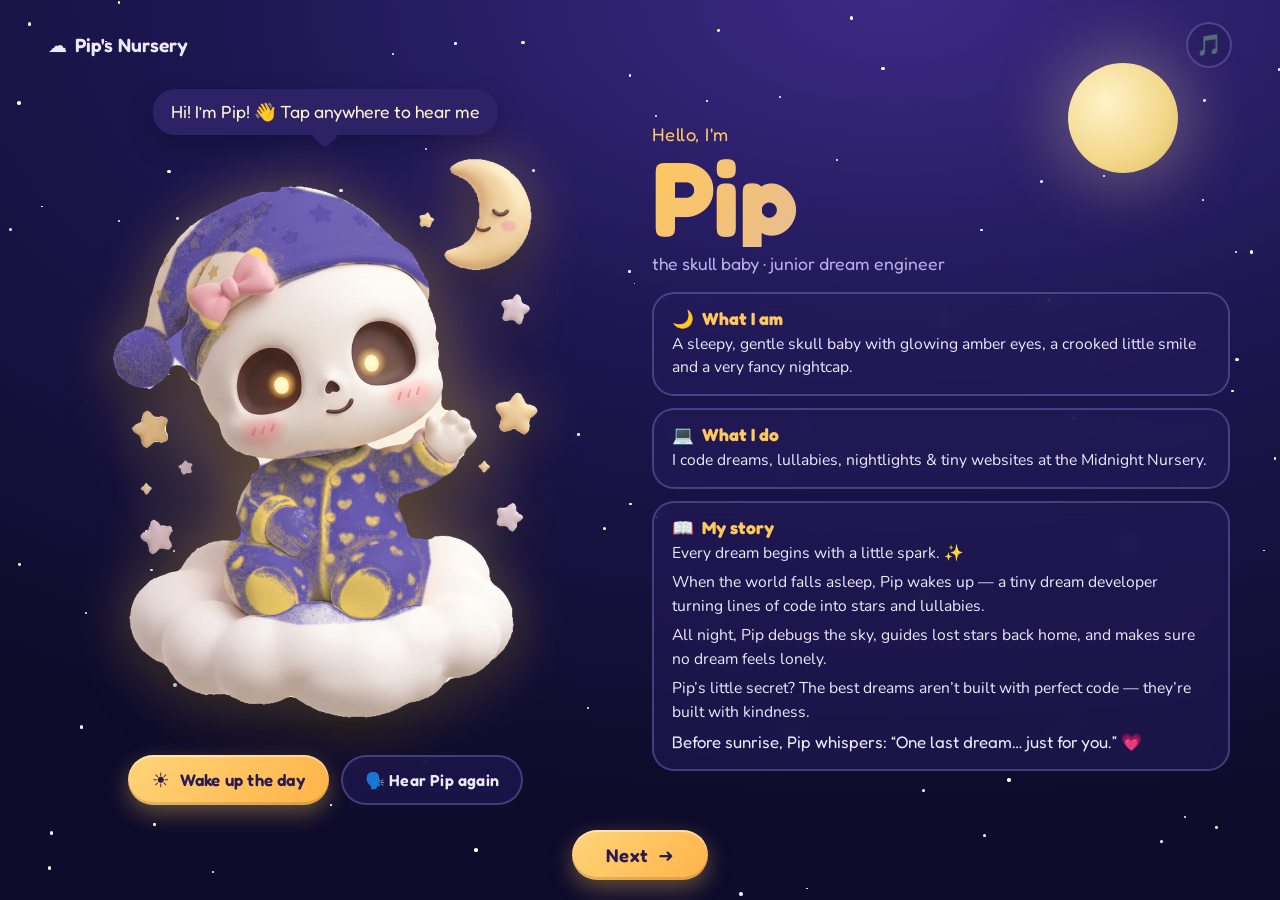
<file: index.html>
<!DOCTYPE html>
<html lang="en" data-theme="night">
<head>
  <meta charset="UTF-8" />
  <meta name="viewport" content="width=device-width, initial-scale=1, viewport-fit=cover" />
  <title>Pip the Dream Developer ✦ Baby's First Portfolio</title>
  <link rel="preconnect" href="https://fonts.googleapis.com" />
  <link rel="preconnect" href="https://fonts.gstatic.com" crossorigin />
  <link href="https://fonts.googleapis.com/css2?family=Fredoka:wght@400;500;600;700&family=Nunito:wght@400;600;700&display=swap" rel="stylesheet" />
  <link rel="stylesheet" href="style.css" />
</head>
<body>

  <!-- Background skies (cross-fade between night and day) -->
  <div class="sky sky-night" aria-hidden="true"></div>
  <div class="sky sky-day" aria-hidden="true"></div>
  <div class="celestial" aria-hidden="true"><span class="orb"></span></div>
  <div class="stars" id="stars" aria-hidden="true"></div>
  <canvas id="shower" aria-hidden="true"></canvas>

  <!-- ================= PAGE 1 : INTRODUCTION ================= -->
  <main class="page page-intro active" id="page1">
    <header class="topbar">
      <div class="brand">☁️ <span>Pip's Nursery</span></div>
      <div class="top-actions">
        <button class="icon-btn" id="musicBtn" aria-pressed="true" aria-label="Mute music" title="Music on / off">
          <span class="ico-on">🎵</span><span class="ico-off">🔇</span>
        </button>
      </div>
    </header>

    <section class="hero">
      <!-- Character stage -->
      <div class="stage">
        <div class="bubble" id="bubble" aria-live="polite"><span id="bubbleText">Hi! I'm Pip! 👋</span></div>

        <div class="pip-wrap" id="pipWrap">
          <div class="halo" aria-hidden="true"></div>
          <div class="pip3d" id="pip3d">
            <div class="pip-body" id="pipBody">
              <img class="pip-img pip-night" src="pip_night.png" alt="Pip, a cute skull baby in a starry nightcap and indigo pyjamas, waving from a cloud" />
              <img class="pip-img pip-day" src="pip_day.png" alt="Pip in a sunny marigold outfit, waving from a cloud" />
              <span class="eye eye-l" aria-hidden="true"></span>
              <span class="eye eye-r" aria-hidden="true"></span>
              <span class="wave-emoji" aria-hidden="true">👋</span>
            </div>
            <div class="particles" id="particles" aria-hidden="true"></div>
          </div>
          <div class="ground-shadow" aria-hidden="true"></div>
        </div>

        <div class="stage-actions">
          <button class="btn btn-theme" id="themeBtn" aria-label="Switch between night and day">
            <span class="theme-ico">☀️</span><span class="theme-label">Wake up the day</span>
          </button>
          <button class="btn btn-ghost" id="replayBtn" aria-label="Hear Pip's story again">🗣️ Hear Pip again</button>
        </div>
      </div>

      <!-- Text -->
      <div class="copy">
        <p class="eyebrow">Hello, I'm</p>
        <h1 class="name">Pip</h1>
        <p class="role">the skull baby · junior dream engineer</p>

        <div class="cards">
          <article class="card">
            <h2><span>🌙</span> What I am</h2>
            <p>A sleepy, gentle skull baby with glowing amber eyes, a crooked little smile and a very fancy nightcap.</p>
          </article>
          <article class="card">
            <h2><span>💻</span> What I do</h2>
            <p>I code dreams, lullabies, nightlights &amp; tiny websites at the Midnight Nursery.</p>
          </article>
          <article class="card card-story">
            <h2><span>📖</span> My story</h2>
            <div class="story" id="story" aria-live="polite"></div>
          </article>
        </div>
      </div>
    </section>

    <footer class="bottom">
      <button class="btn btn-next" id="nextBtn">Next <span aria-hidden="true">➜</span></button>
    </footer>
  </main>

  <!-- ================= PAGE 2 : MENU + STAR SHOWER ================= -->
  <main class="page page-menu" id="page2" aria-hidden="true">
    <header class="topbar">
      <div class="brand">☁️ <span>Pip's Nursery</span></div>
      <div class="top-actions">
        <button class="icon-btn" id="menuBtn" aria-expanded="false" aria-controls="menuPanel" aria-label="Open menu">
          <span class="burger"><i></i><i></i><i></i></span>
        </button>
      </div>
    </header>

    <nav class="menu-panel" id="menuPanel" aria-label="Main menu">
      <button class="menu-link" data-go="home">🏠 Home <small>back to Pip</small></button>
      <button class="menu-link" data-soon="About Pip">🌙 About Pip</button>
      <button class="menu-link" data-soon="Projects">🛠️ Projects</button>
      <button class="menu-link" data-soon="Story">📖 Story</button>
      <button class="menu-link" data-soon="Guestbook">💌 Guestbook</button>
      <div class="menu-theme">
        <span>Theme</span>
        <div class="seg" role="group" aria-label="Theme">
          <button class="seg-btn" data-theme-set="night" aria-pressed="true">🌙 Night</button>
          <button class="seg-btn" data-theme-set="day" aria-pressed="false">☀️ Day</button>
        </div>
      </div>
    </nav>

    <section class="menu-hero">
      <img class="mini-pip mini-night" src="pip_night.png" alt="" />
      <img class="mini-pip mini-day" src="pip_day.png" alt="" />
      <h2>Welcome to the Nursery</h2>
      <p>More little surprises are coming soon ✨</p>
    </section>
  </main>

  <div class="toast" id="toast" role="status"></div>

  <script src="script.js"></script>
</body>
</html>
</file>
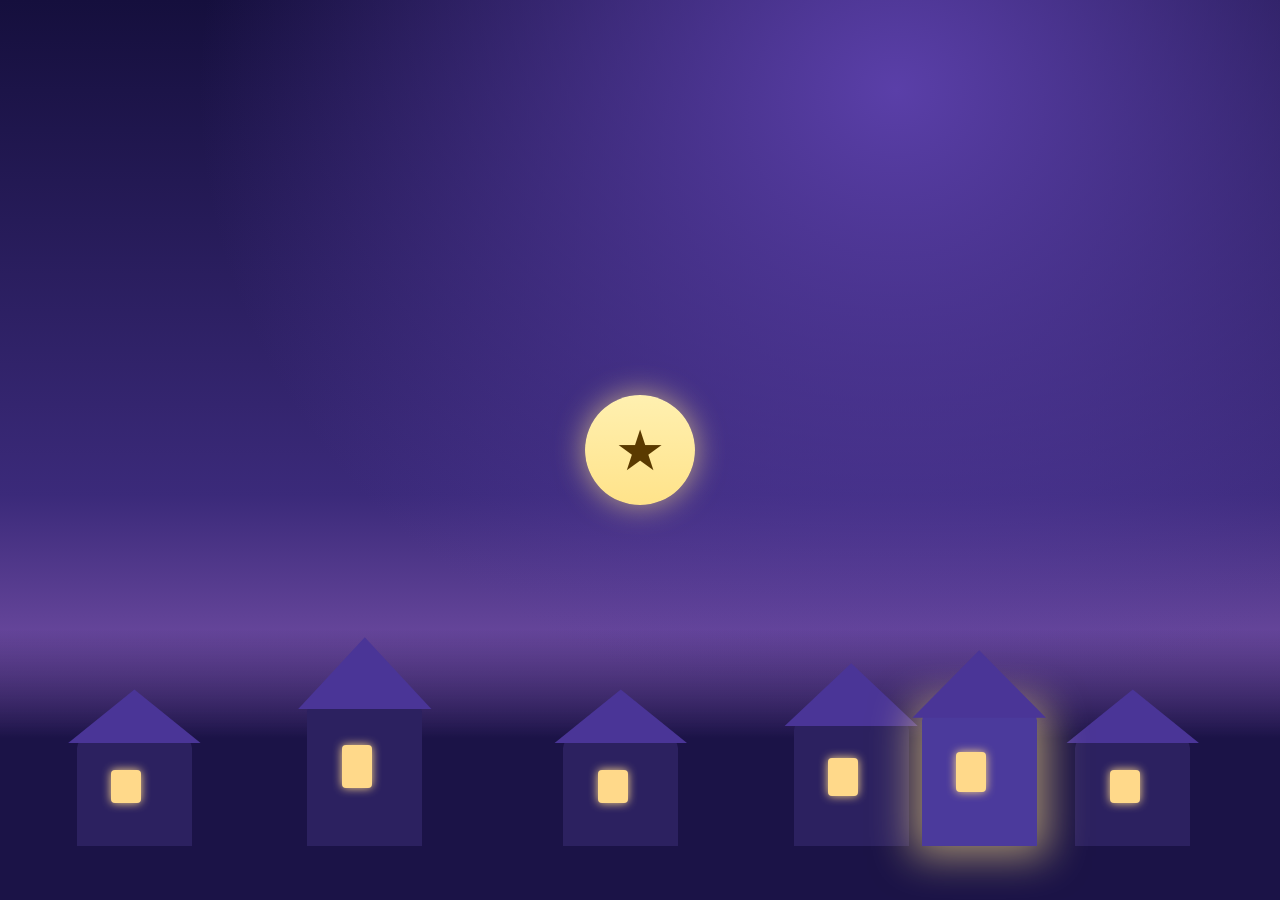
<file: Dream routes/index.html>
<!DOCTYPE html>
<html lang="en">
<head>
<meta charset="utf-8">
<meta name="viewport" content="width=device-width, initial-scale=1">
<title>Pip's Dream Lanterns</title>
<link rel="stylesheet" href="style.css">
</head>
<body>
<canvas id="fx"></canvas>
<div id="sky"></div>
<div id="town"><i class="h h1"></i><i class="h h2"></i><i class="h h3"></i><i class="h h4"></i><i class="h h5"></i><i class="h home"></i></div>
<img id="pip" src="assets/pip.png" alt="Pip">
<img id="fairy" src="assets/fairy_pip.png" alt="Fairy Pip">
<div id="shelf"></div>
<div id="stars"></div>
<button id="go" aria-label="Start the story">&#9733;</button>
<button id="mute" aria-label="Music on or off">&#9835;</button>
<script src="script.js"></script>
</body>
</html>
</file>
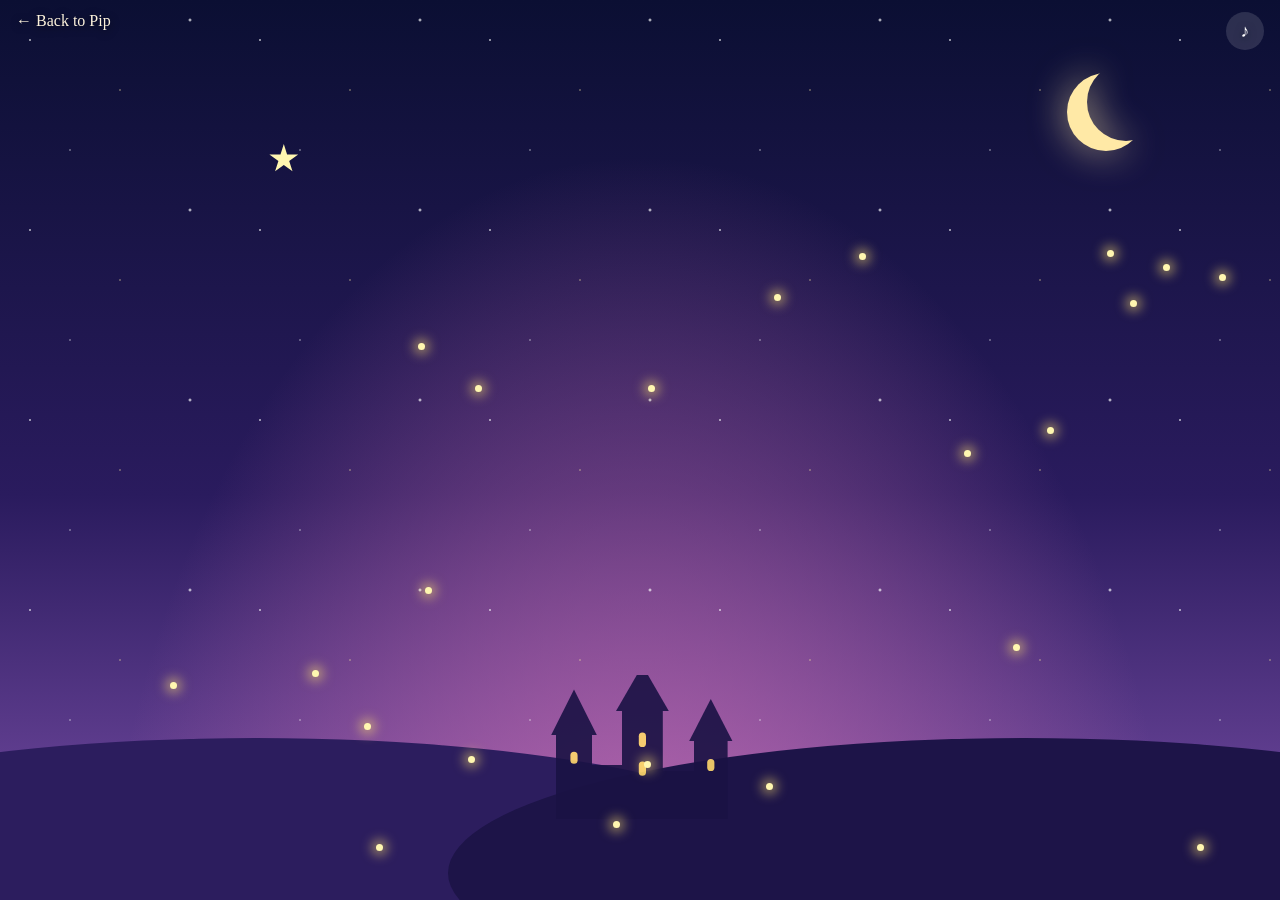
<file: Easter egg/index.html>
<!DOCTYPE html>
<html lang="en">
<head>
  <meta charset="utf-8">
  <meta name="viewport" content="width=device-width, initial-scale=1">
  <title>Pip's Secret Lullaby</title>
  <link rel="stylesheet" href="style.css">
</head>
<body>
  <a id="back" href="../../index.html">← Back to Pip</a>
  <button id="mute" aria-label="Mute lullaby">♪</button>

  <div id="sky"></div><div id="dawn"></div><div id="moon"></div>
  <div id="hills">
    <svg id="castle" viewBox="0 0 200 120"><g fill="#1a1244"><rect x="30" y="50" width="30" height="70"/><rect x="85" y="30" width="34" height="90"/><rect x="145" y="55" width="28" height="65"/><rect x="55" y="75" width="35" height="45"/><rect x="115" y="80" width="35" height="40"/>
      <polygon points="26,50 45,12 64,50"/><polygon points="80,30 102,-8 124,30"/><polygon points="141,55 159,20 177,55"/></g>
      <g fill="#ffd86b"><rect x="42" y="64" width="6" height="10" rx="3"/><rect x="99" y="48" width="6" height="12" rx="3"/><rect x="99" y="72" width="6" height="12" rx="3"/><rect x="156" y="70" width="6" height="10" rx="3"/></g></svg>
  </div>
  <div id="fireflies"></div>

  <button id="secretStar" aria-label="A secret star that blinks differently"></button>
  <p id="hint">psst… one little star blinks differently from the rest</p>

  <main id="stage"><section id="doors"></section></main>

  <div id="eggBox" role="button" tabindex="0" aria-label="Tap the egg">
    <div class="half top"><img src="egg.svg" alt=""></div>
    <div class="half bot"><img src="egg.svg" alt=""></div>
    <svg class="cracks" viewBox="0 0 200 260" fill="none" stroke="#5a3a7a" stroke-width="4" stroke-linecap="round" stroke-linejoin="round">
      <path id="k1" d="M100 120L88 140L104 156L92 176"/>
      <path id="k2" d="M100 120L118 134L112 152L132 160L124 182"/>
      <path id="k3" d="M14 151L40 138L62 156L84 140L100 156L120 140L142 156L164 138L186 151"/>
    </svg>
  </div>

  <div id="pip"><div class="pace"><img src="pip_avatar_cloud.png" alt="Pip waddling happily"></div></div>

  <p id="caption"></p>
  <button id="replay" hidden>Let Pip sleep again</button>
  <div id="flash"></div>
  <canvas id="fx"></canvas>
  <script src="script.js"></script>
</body>
</html>
</file>
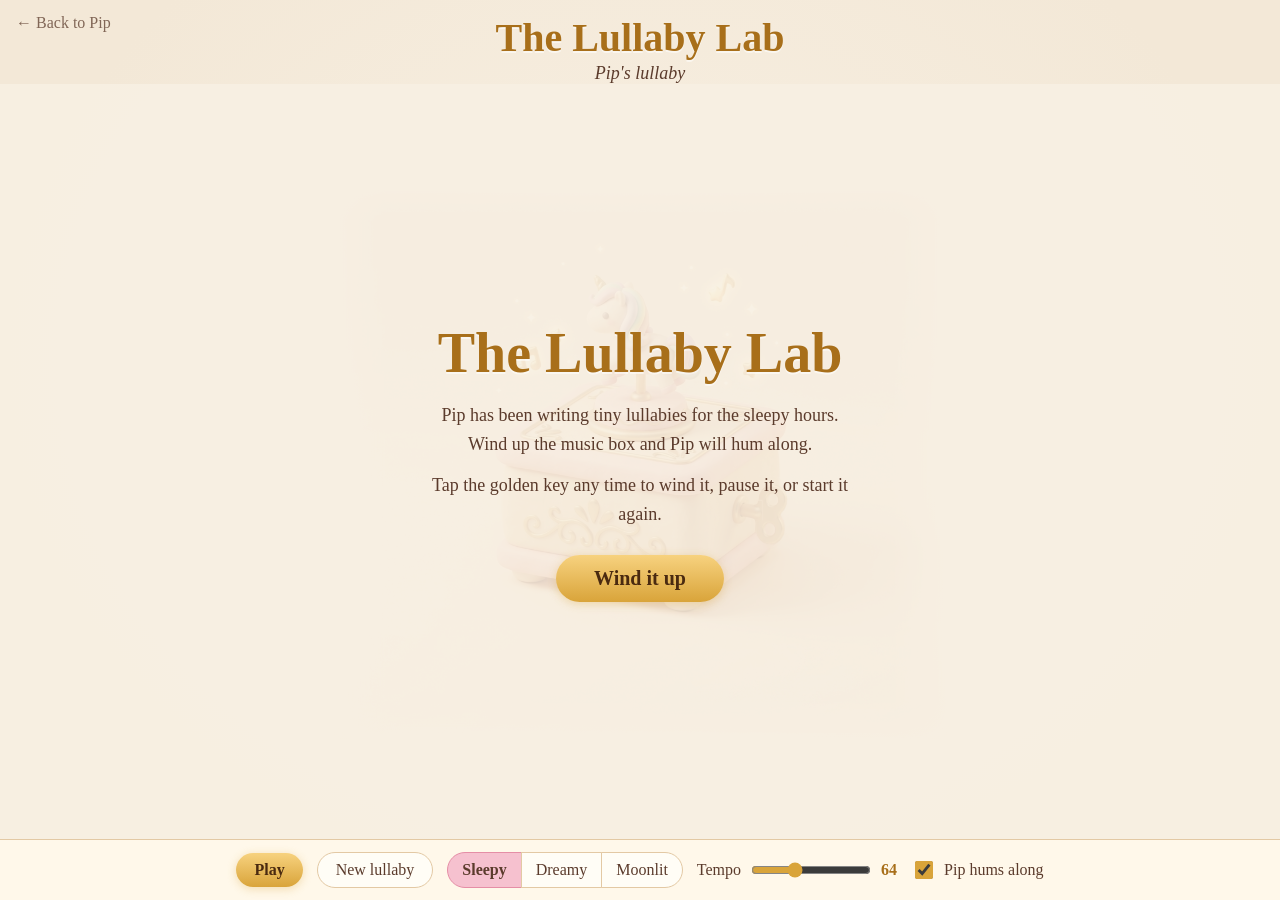
<file: Lullaby lab/index.html>
<!DOCTYPE html>
<html lang="en">
<head>
  <meta charset="utf-8">
  <meta name="viewport" content="width=device-width, initial-scale=1">
  <title>The Lullaby Lab</title>
  <link rel="stylesheet" href="style.css">
</head>
<body>
  <header id="top">
    <a id="back" href="../../index.html">← Back to Pip</a>
    <h1>The Lullaby Lab</h1>
    <p id="song">Pip's lullaby</p>
  </header>

  <main id="stage">
    <!-- Music box: the picture has no key; the golden key is its own piece so it can turn -->
    <div id="box">
      <img id="boxImg" src="pip_lullaby_box_nokey.png" alt="A pink and cream music box with a little unicorn on top">
      <button id="key" aria-label="Wind the music box key"><img src="pip_lullaby_key.png" alt=""></button>
    </div>

    <canvas id="fx" aria-hidden="true"></canvas>

    <div id="panel">
      <h2>The Lullaby Lab</h2>
      <p>Pip has been writing tiny lullabies for the sleepy hours. Wind up the music box and Pip will hum along.</p>
      <p>Tap the golden key any time to wind it, pause it, or start it again.</p>
      <button id="go" class="main">Wind it up</button>
    </div>
  </main>

  <div id="bar">
    <button id="play" class="main">Play</button>
    <button id="new">New lullaby</button>

    <div class="moods" role="group" aria-label="Mood">
      <button data-m="sleepy" aria-pressed="true">Sleepy</button>
      <button data-m="dreamy" aria-pressed="false">Dreamy</button>
      <button data-m="moonlit" aria-pressed="false">Moonlit</button>
    </div>

    <label class="tempo">Tempo
      <input id="bpm" type="range" min="40" max="110" value="64">
      <output id="bpmv">64</output>
    </label>

    <label class="chk"><input type="checkbox" id="hum" checked> Pip hums along</label>
  </div>

  <script src="script.js"></script>
</body>
</html>
</file>
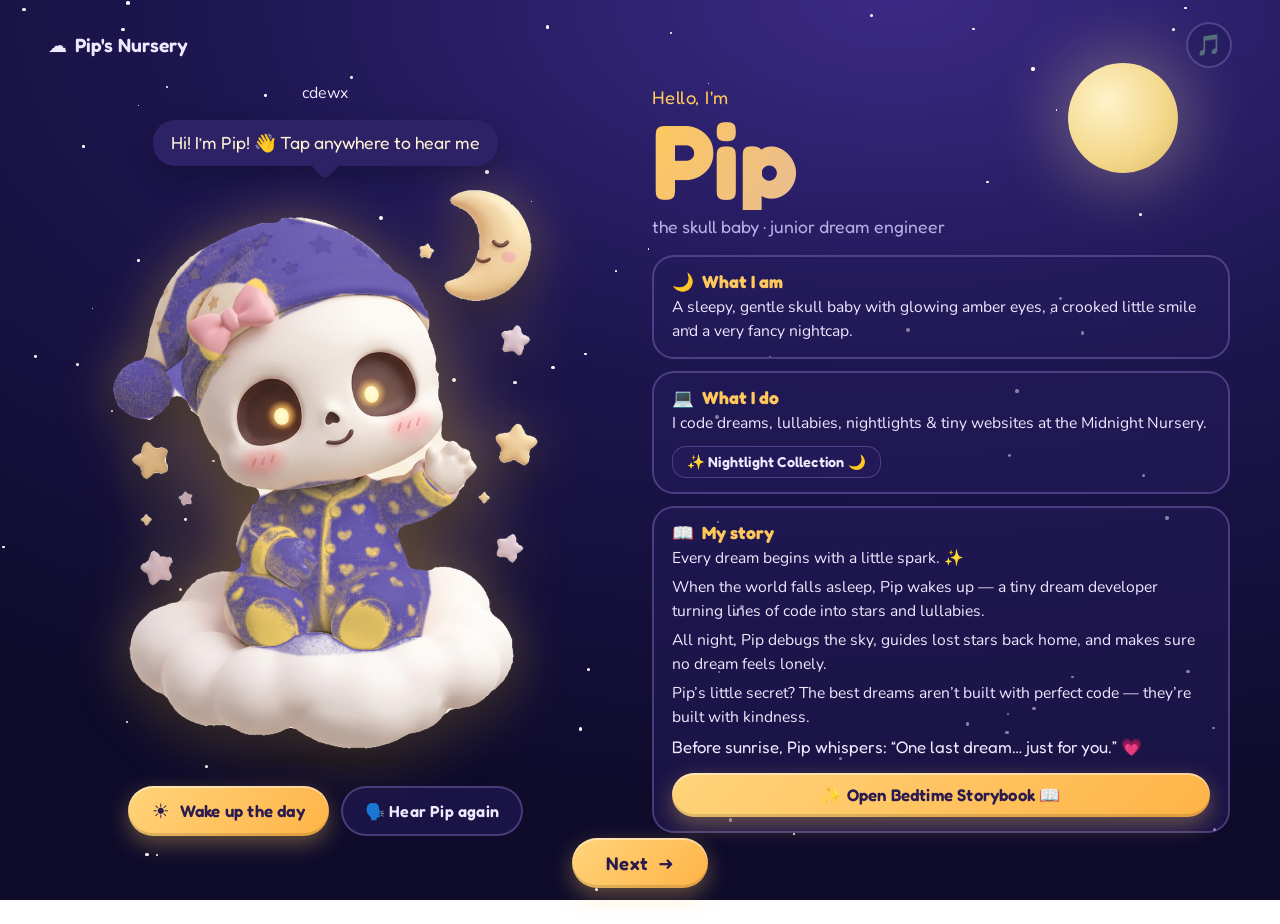
<file: pip-story/index.html>
<!DOCTYPE html>
<html lang="en" data-theme="night">

<head>
  <meta charset="UTF-8" />
  <meta name="viewport" content="width=device-width, initial-scale=1, viewport-fit=cover" />
  <title>Pip the Dream Developer ✦ Baby's First Portfolio</title>
  <link rel="preconnect" href="https://fonts.googleapis.com" />
  <link rel="preconnect" href="https://fonts.gstatic.com" crossorigin />
  <link
    href="https://fonts.googleapis.com/css2?family=Fredoka:wght@400;500;600;700&family=Nunito:wght@400;600;700&display=swap"
    rel="stylesheet" />
  <link rel="stylesheet" href="style.css" />
</head>

<body>

  <!-- Background skies (cross-fade between night and day) -->
  <div class="sky sky-night" aria-hidden="true"></div>
  <div class="sky sky-day" aria-hidden="true"></div>
  <div class="celestial" aria-hidden="true"><span class="orb"></span></div>
  <div class="stars" id="stars" aria-hidden="true"></div>
  <canvas id="shower" aria-hidden="true"></canvas>

  <!-- ================= PAGE 1 : INTRODUCTION ================= -->
  <main class="page page-intro active" id="page1">
    <header class="topbar">
      <div class="brand">☁️ <span>Pip's Nursery</span></div>
      <div class="top-actions">
        <button class="icon-btn" id="musicBtn" aria-pressed="true" aria-label="Mute music" title="Music on / off">
          <span class="ico-on">🎵</span><span class="ico-off">🔇</span>
        </button>
      </div>
    </header>

    <section class="hero">
      <!-- Character stage -->
      <div class="stage">cdewx
        <div class="bubble" id="bubble" aria-live="polite"><span id="bubbleText">Hi! I'm Pip! 👋</span></div>

        <div class="pip-wrap" id="pipWrap">
          <div class="halo" aria-hidden="true"></div>
          <div class="pip3d" id="pip3d">
            <div class="pip-body" id="pipBody">
              <img class="pip-img pip-night" src="pip_night.png"
                alt="Pip, a cute skull baby in a starry nightcap and indigo pyjamas, waving from a cloud" />
              <img class="pip-img pip-day" src="pip_day.png"
                alt="Pip in a sunny marigold outfit, waving from a cloud" />
              <span class="eye eye-l" aria-hidden="true"></span>
              <span class="eye eye-r" aria-hidden="true"></span>
              <span class="wave-emoji" aria-hidden="true">👋</span>
            </div>
            <div class="particles" id="particles" aria-hidden="true"></div>
          </div>
          <div class="ground-shadow" aria-hidden="true"></div>
        </div>

        <div class="stage-actions">
          <button class="btn btn-theme" id="themeBtn" aria-label="Switch between night and day">
            <span class="theme-ico">☀️</span><span class="theme-label">Wake up the day</span>
          </button>
          <button class="btn btn-ghost" id="replayBtn" aria-label="Hear Pip's story again">🗣️ Hear Pip again</button>
        </div>
      </div>

      <!-- Text -->
      <div class="copy">
        <p class="eyebrow">Hello, I'm</p>
        <h1 class="name">Pip</h1>
        <p class="role">the skull baby · junior dream engineer</p>

        <div class="cards">
          <article class="card">
            <h2><span>🌙</span> What I am</h2>
            <p>A sleepy, gentle skull baby with glowing amber eyes, a crooked little smile and a very fancy nightcap.
            </p>
          </article>
          <article class="card">
            <h2><span>💻</span> What I do</h2>
            <p>I code dreams, lullabies, nightlights &amp; tiny websites at the Midnight Nursery.</p>
            <a href="nightlight.html" class="btn btn-ghost"
              style="margin-top: 10px; display: inline-flex; align-items: center; gap: 6px; font-size: 0.9rem; padding: 6px 14px; border-radius: 14px; text-decoration: none; border: 1px solid var(--card-border);">✨
              Nightlight Collection 🌙</a>
          </article>
          <article class="card card-story">
            <h2><span>📖</span> My story</h2>
            <div class="story" id="story" aria-live="polite"></div>
            <button class="btn btn-main story-launch-btn" id="openStorybookHeroBtn" type="button"
              style="margin-top: 12px; width: 100%;">
              ✨ Open Bedtime Storybook 📖
            </button>
          </article>
        </div>
      </div>
    </section>

    <footer class="bottom">
      <button class="btn btn-next" id="nextBtn">Next <span aria-hidden="true">➜</span></button>
    </footer>
  </main>

  <!-- ================= PAGE 2 : MENU + STAR SHOWER ================= -->
  <main class="page page-menu" id="page2" aria-hidden="true">
    <header class="topbar">
      <div class="brand">☁️ <span>Pip's Nursery</span></div>
      <div class="top-actions">
        <button class="icon-btn" id="menuBtn" aria-expanded="false" aria-controls="menuPanel" aria-label="Open menu">
          <span class="burger"><i></i><i></i><i></i></span>
        </button>
      </div>
    </header>

    <nav class="menu-panel" id="menuPanel" aria-label="Main menu">
      <button class="menu-link" data-go="home">🏠 Home <small>back to Pip</small></button>
      <a class="menu-link" href="nightlight.html" style="text-decoration: none;">✨ Nightlights <small>pick tonight's
          glow</small></a>
      <button class="menu-link" data-soon="About Pip">🌙 About Pip</button>
      <button class="menu-link" data-soon="Projects">🛠️ Projects</button>
      <button class="menu-link" data-go="storybook" id="menuStoryBtn">📖 Bedtime Storybook <small>Pip &amp;
          Twinkle</small></button>
      <button class="menu-link" data-soon="Guestbook">💌 Guestbook</button>
      <div class="menu-theme">
        <span>Theme</span>
        <div class="seg" role="group" aria-label="Theme">
          <button class="seg-btn" data-theme-set="night" aria-pressed="true">🌙 Night</button>
          <button class="seg-btn" data-theme-set="day" aria-pressed="false">☀️ Day</button>
        </div>
      </div>
    </nav>

    <section class="menu-hero">
      <img class="mini-pip mini-night" src="pip_night.png" alt="" />
      <img class="mini-pip mini-day" src="pip_day.png" alt="" />
      <h2>Welcome to the Nursery</h2>
      <p>More little surprises are coming soon ✨</p>
    </section>
  </main>

  <!-- ================= PAGE 3 : BEDTIME STORYBOOK ================= -->
  <main class="page page-storybook" id="pageStorybook" aria-hidden="true">
    <header class="topbar storybook-topbar">
      <div class="brand storybook-brand">
        <button class="btn btn-ghost btn-back" id="storybookBackBtn" type="button" aria-label="Back to nursery">
          <span aria-hidden="true">←</span> Nursery
        </button>
        <span class="storybook-badge">🌙 Bedtime Storybook</span>
      </div>
      <div class="top-actions">
        <button class="icon-btn" id="storybookThemeBtn" type="button" aria-label="Switch to day mode"
          title="Wake up the day">
          <span class="ico-theme">☀️</span>
        </button>
      </div>
    </header>

    <section class="storybook-section">
      <div class="storybook-hero-header">
        <span class="storybook-chip">✦ Feature 5 · Bedtime Storybook ✦</span>
        <h1 class="storybook-book-title">Pip and the Little Star That Forgot to Shine</h1>
        <p class="storybook-book-subtitle">An original, dreamy bedtime tale in 7 sweet pages</p>
      </div>

      <!-- Storybook Progress & Dots -->
      <div class="storybook-progress-card">
        <div class="storybook-progress-info">
          <span class="progress-label" id="progressLabel">Story Journey</span>
          <span class="progress-percent" id="progressPercent">Page 1 of 7 (14%)</span>
        </div>
        <div class="progress-track" role="progressbar" aria-valuenow="1" aria-valuemin="1" aria-valuemax="7"
          id="progressBarTrack">
          <div class="progress-fill" id="storybookProgressBar" style="width: 14.28%;"></div>
        </div>
        <div class="storybook-dots" id="storybookDots" role="tablist" aria-label="Storybook pages"></div>
      </div>

      <!-- Main Book Spread Container -->
      <div class="storybook-card" id="storybookCard">
        <!-- Visual Scene Side -->
        <div class="storybook-scene-panel">
          <div class="scene-frame">
            <div class="scene-cloud-tag" id="sceneCloudTag">Page 1 · The Midnight Nursery</div>
            <div class="scene-viewport" id="sceneViewport" role="img" aria-label="Visual scene illustration"></div>
            <div class="scene-stars-glow" aria-hidden="true"></div>
          </div>
        </div>

        <!-- Story Text & Audio Controls Side -->
        <div class="storybook-content-panel">
          <div class="content-meta-bar">
            <span class="badge-chapter" id="badgeChapter">Chapter 1</span>
            <span class="badge-mood" id="badgeMood">🌙 Quiet &amp; Dreamy</span>
          </div>

          <h2 class="story-chapter-title" id="storyChapterTitle">The Midnight Nursery</h2>

          <div class="story-paragraph-box" id="storyParagraphBox" aria-live="polite"></div>

          <!-- Narration Control Bar -->
          <div class="narration-toolbar" role="region" aria-label="Speech and Read Aloud Controls">
            <div class="narration-status-line">
              <span class="narrator-icon" id="narratorIcon">🎙️</span>
              <span class="narrator-text" id="narratorStatus">Pip's Storyteller ready to read</span>
            </div>
            <div class="narration-btn-group">
              <button class="btn btn-audio btn-read-aloud" id="readAloudBtn" type="button"
                aria-label="Read aloud current page">
                <span class="btn-ico">🔊</span> <span class="btn-text">Read Aloud</span>
              </button>
              <button class="btn btn-audio btn-pause" id="pauseNarrationBtn" type="button" aria-label="Pause narration"
                disabled>
                <span class="btn-ico">⏸️</span> <span class="btn-text">Pause</span>
              </button>
              <button class="btn btn-audio btn-stop" id="stopNarrationBtn" type="button" aria-label="Stop narration"
                disabled>
                <span class="btn-ico">⏹️</span> <span class="btn-text">Stop</span>
              </button>
            </div>
          </div>

          <!-- Page Navigation Buttons -->
          <footer class="storybook-nav-footer">
            <button class="btn btn-page-nav btn-page-prev" id="prevPageBtn" type="button" aria-label="Previous page"
              disabled>
              <span aria-hidden="true">‹</span> Previous
            </button>
            <div class="storybook-page-counter" id="storybookPageCounter">
              <span class="curr-page" id="currPageNum">1</span>
              <span class="divider">/</span>
              <span class="total-pages">7</span>
            </div>
            <button class="btn btn-page-nav btn-page-next" id="nextPageBtn" type="button" aria-label="Next page">
              Next <span aria-hidden="true">›</span>
            </button>
          </footer>
        </div>
      </div>
    </section>
  </main>

  <div class="toast" id="toast" role="status"></div>

  <script src="script.js"></script>
</body>

</html>
</file>
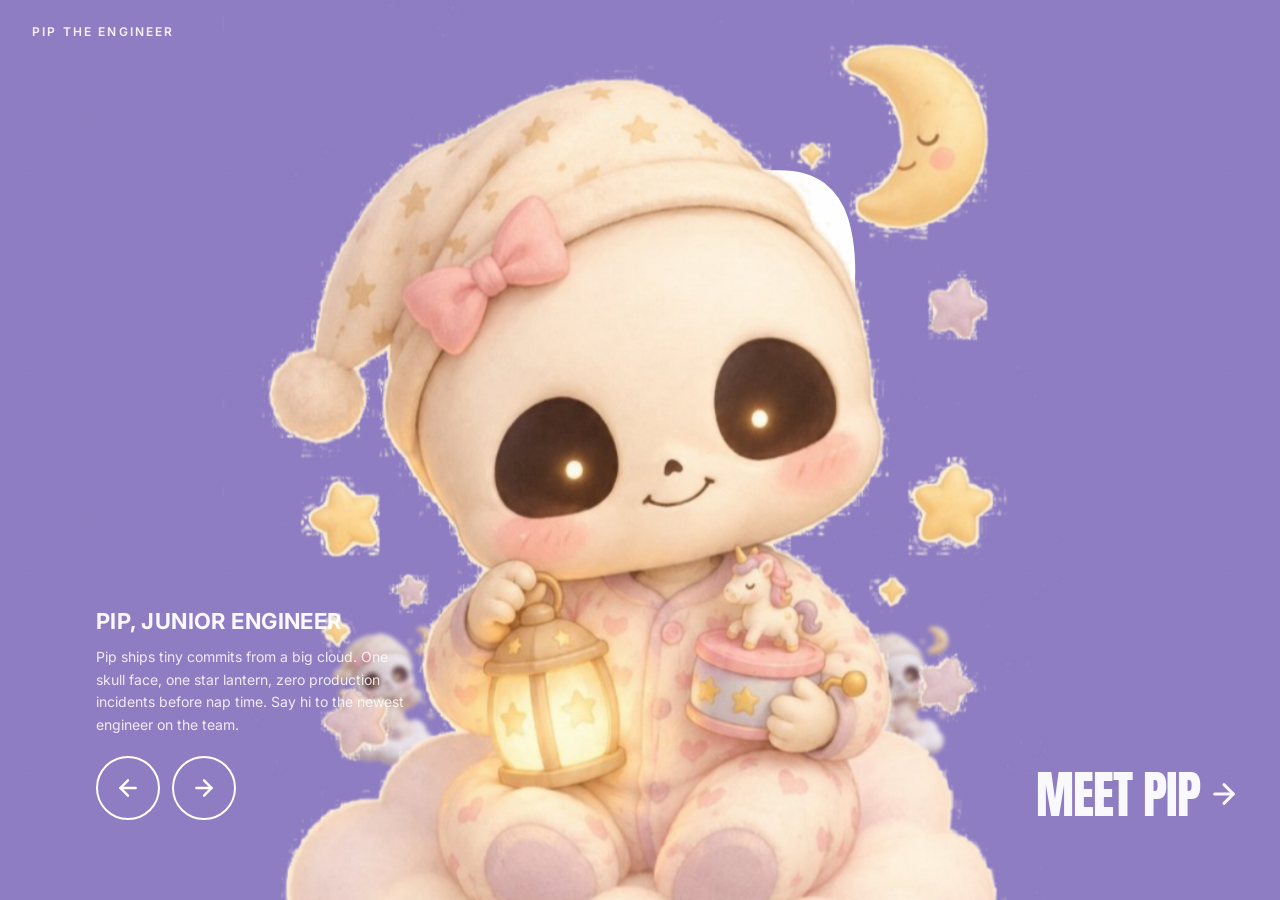
<file: Toon/index.html>
<!DOCTYPE html>
<html lang="en">
<head>
<meta charset="UTF-8" />
<meta name="viewport" content="width=device-width, initial-scale=1" />
<title>Pip the Engineer</title>
<link rel="preconnect" href="https://fonts.googleapis.com" />
<link rel="preconnect" href="https://fonts.gstatic.com" crossorigin />
<link href="https://fonts.googleapis.com/css2?family=Anton&family=Inter:wght@400;500;600;700&display=swap" rel="stylesheet" />
<style>
  *{box-sizing:border-box;margin:0;padding:0}
  body{font-family:'Inter',sans-serif}
  .hero{position:relative;width:100%;overflow:hidden;background:#8E7CC3;transition:background-color 650ms cubic-bezier(0.4,0,0.2,1)}
  .stage{position:relative;width:100%;height:100vh;overflow:hidden}
  .abs{position:absolute}

  .grain{inset:0;pointer-events:none;z-index:50;opacity:.4;background-size:200px 200px;background-repeat:repeat;
    background-image:url("data:image/svg+xml;utf8,%3Csvg xmlns='http://www.w3.org/2000/svg' width='200' height='200'%3E%3Cfilter id='n'%3E%3CfeTurbulence type='fractalNoise' baseFrequency='0.9' numOctaves='4' stitchTiles='stitch'/%3E%3C/filter%3E%3Crect width='100%25' height='100%25' filter='url(%23n)' opacity='0.08'/%3E%3C/svg%3E")}

  .ghost{left:0;right:0;top:18%;display:flex;align-items:center;justify-content:center;pointer-events:none;user-select:none;z-index:2}
  .ghost span{font-family:'Anton',sans-serif;font-size:clamp(90px,28vw,380px);font-weight:900;color:#fff;line-height:1;text-transform:uppercase;letter-spacing:-.02em;white-space:nowrap}

  .brand{top:24px;left:16px;z-index:60;font-size:12px;font-weight:600;text-transform:uppercase;color:#fff;opacity:.9;letter-spacing:.18em}

  .carousel{inset:0;z-index:3}
  .figure{position:absolute;aspect-ratio:.6/1;will-change:transform,filter,opacity;
    transition:transform 650ms cubic-bezier(0.4,0,0.2,1),filter 650ms cubic-bezier(0.4,0,0.2,1),opacity 650ms cubic-bezier(0.4,0,0.2,1),left 650ms cubic-bezier(0.4,0,0.2,1)}
  .figure img{width:100%;height:100%;object-fit:contain;object-position:bottom center;display:block;-webkit-user-drag:none}

  .copy{bottom:24px;left:16px;z-index:60;max-width:320px}
  .copy h2{font-size:16px;font-weight:700;text-transform:uppercase;letter-spacing:.02em;color:#fff;opacity:.95;margin-bottom:8px}
  .copy p{display:none;font-size:12px;color:#fff;opacity:.85;line-height:1.6;margin-bottom:16px}
  .btns{display:flex;gap:12px}
  .btn{width:48px;height:48px;border-radius:50%;background:transparent;border:2px solid #fff;color:#fff;display:flex;align-items:center;justify-content:center;cursor:pointer;transition:transform 150ms,background-color 150ms}
  .btn:hover{transform:scale(1.08);background:rgba(255,255,255,.12)}
  .btn:focus-visible,.link:focus-visible{outline:3px solid #fff;outline-offset:4px}
  .btn svg{width:26px;height:26px}

  .link{bottom:24px;right:16px;z-index:60;display:flex;align-items:center;gap:8px;font-family:'Anton',sans-serif;font-size:clamp(20px,4vw,56px);font-weight:400;color:#fff;opacity:.95;transition:opacity 200ms;letter-spacing:-.02em;line-height:1;text-transform:uppercase;text-decoration:none}
  .link:hover{opacity:1}
  .link svg{width:20px;height:20px}

  @media (min-width:640px){
    .brand{left:32px}
    .copy{bottom:80px;left:96px}
    .copy h2{font-size:22px;margin-bottom:12px}
    .copy p{display:block;font-size:14px;margin-bottom:20px}
    .btn{width:64px;height:64px}
    .link{bottom:80px;right:40px}
    .link svg{width:32px;height:32px}
  }
  @media (prefers-reduced-motion:reduce){.hero,.figure{transition-duration:1ms}}
</style>
</head>
<body>
<div class="hero" id="hero">
  <div class="stage">
    <div class="abs grain"></div>
    <div class="abs ghost"><span>PIP</span></div>
    <div class="abs brand">PIP THE ENGINEER</div>
    <div class="abs carousel" id="carousel"></div>

    <div class="abs copy">
      <h2>PIP, JUNIOR ENGINEER</h2>
      <p>Pip ships tiny commits from a big cloud. One skull face, one star lantern, zero production incidents before nap time. Say hi to the newest engineer on the team.</p>
      <div class="btns">
        <button class="btn" id="prev" aria-label="Previous picture of Pip">
          <svg viewBox="0 0 24 24" fill="none" stroke="currentColor" stroke-width="2.25" stroke-linecap="round" stroke-linejoin="round"><path d="M19 12H5"/><path d="m12 19-7-7 7-7"/></svg>
        </button>
        <button class="btn" id="next" aria-label="Next picture of Pip">
          <svg viewBox="0 0 24 24" fill="none" stroke="currentColor" stroke-width="2.25" stroke-linecap="round" stroke-linejoin="round"><path d="M5 12h14"/><path d="m12 5 7 7-7 7"/></svg>
        </button>
      </div>
    </div>

    <a class="abs link" href="#">MEET PIP
      <svg viewBox="0 0 24 24" fill="none" stroke="currentColor" stroke-width="2.25" stroke-linecap="round" stroke-linejoin="round"><path d="M5 12h14"/><path d="m12 5 7 7-7 7"/></svg>
    </a>
  </div>
</div>

<script>
const IMAGES = [
  { src: 'pip-portrait.png', alt: 'Pip the junior engineer, sitting on a cloud holding a star lantern and a unicorn music box', bg: '#8E7CC3' },
  { src: 'pip-avatar.png',   alt: 'Pip waving hello from a cloud', bg: '#E7799F' },
  { src: 'pip-portrait.png', alt: 'Pip the junior engineer, sitting on a cloud holding a star lantern and a unicorn music box', bg: '#5FA8D3' },
  { src: 'pip-avatar.png',   alt: 'Pip waving hello from a cloud', bg: '#4FB0A5' },
];

let activeIndex = 0, isAnimating = false, isMobile = window.innerWidth < 640;
const hero = document.getElementById('hero');
const carousel = document.getElementById('carousel');

// preload
IMAGES.forEach(({src}) => { const i = new Image(); i.src = src; });

// build figures
const figures = IMAGES.map(item => {
  const d = document.createElement('div');
  d.className = 'figure';
  const img = document.createElement('img');
  img.src = item.src; img.alt = item.alt; img.draggable = false;
  d.appendChild(img); carousel.appendChild(d);
  return d;
});

function roleStyle(role) {
  if (role === 'center') return {
    transform: `translateX(-50%) scale(${isMobile ? 1.25 : 1.68})`, filter: 'blur(0px)', opacity: 1, zIndex: 20,
    left: '50%', height: isMobile ? '60%' : '92%', bottom: isMobile ? '22%' : '0'
  };
  if (role === 'back') return {
    transform: 'translateX(-50%) scale(1)', filter: 'blur(4px)', opacity: 1, zIndex: 5,
    left: '50%', height: isMobile ? '13%' : '22%', bottom: isMobile ? '32%' : '12%'
  };
  return { // left / right
    transform: 'translateX(-50%) scale(1)', filter: 'blur(2px)', opacity: 0.85, zIndex: 10,
    left: role === 'left' ? (isMobile ? '20%' : '30%') : (isMobile ? '80%' : '70%'),
    height: isMobile ? '16%' : '28%', bottom: isMobile ? '32%' : '12%'
  };
}

function render() {
  const left = (activeIndex + 3) % 4, right = (activeIndex + 1) % 4;
  hero.style.backgroundColor = IMAGES[activeIndex].bg;
  figures.forEach((el, i) => {
    const role = i === activeIndex ? 'center' : i === left ? 'left' : i === right ? 'right' : 'back';
    Object.assign(el.style, roleStyle(role));
  });
}

function navigate(dir) {
  if (isAnimating) return;
  isAnimating = true;
  activeIndex = dir === 'next' ? (activeIndex + 1) % 4 : (activeIndex + 3) % 4;
  render();
  setTimeout(() => { isAnimating = false; }, 650);
}

document.getElementById('prev').addEventListener('click', () => navigate('prev'));
document.getElementById('next').addEventListener('click', () => navigate('next'));
window.addEventListener('resize', () => { isMobile = window.innerWidth < 640; render(); });

render();
</script>
</body>
</html>
</file>
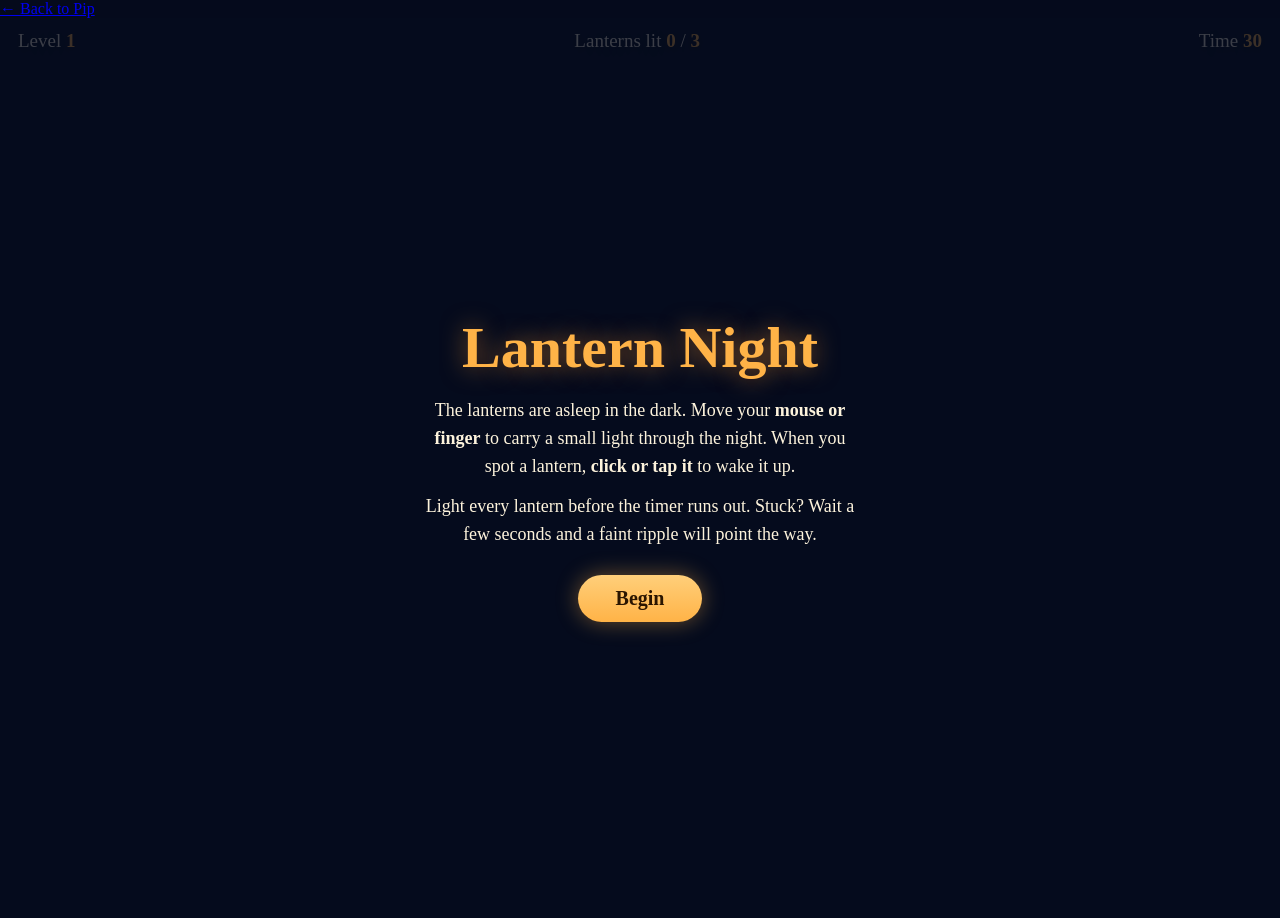
<file: games/lantern_game/index.html>
<!DOCTYPE html>
<html lang="en">
<head>
  <meta charset="utf-8">
  <meta name="viewport" content="width=device-width, initial-scale=1">
  <title>Lantern Night</title>
  <link rel="stylesheet" href="style.css">
</head>
<body>
  <a href="../../index.html">← Back to Pip</a>
  <div id="wrap">
    <canvas id="c"></canvas>
    <div id="hud">
      <span>Level <b id="lv">1</b></span>
      <span>Lanterns lit <b id="lit">0</b> / <b id="tot">3</b></span>
      <span>Time <b id="tm">30</b></span>
    </div>
    <div id="panel">
      <h1 id="pt">Lantern Night</h1>
      <p id="pm">The lanterns are asleep in the dark. Move your <b>mouse or finger</b> to carry a small light through the night. When you spot a lantern, <b>click or tap it</b> to wake it up.</p>
      <p>Light every lantern before the timer runs out. Stuck? Wait a few seconds and a faint ripple will point the way.</p>
      <button id="go">Begin</button>
    </div>
  </div>
  <script src="script.js"></script>
</body>
</html>
</file>
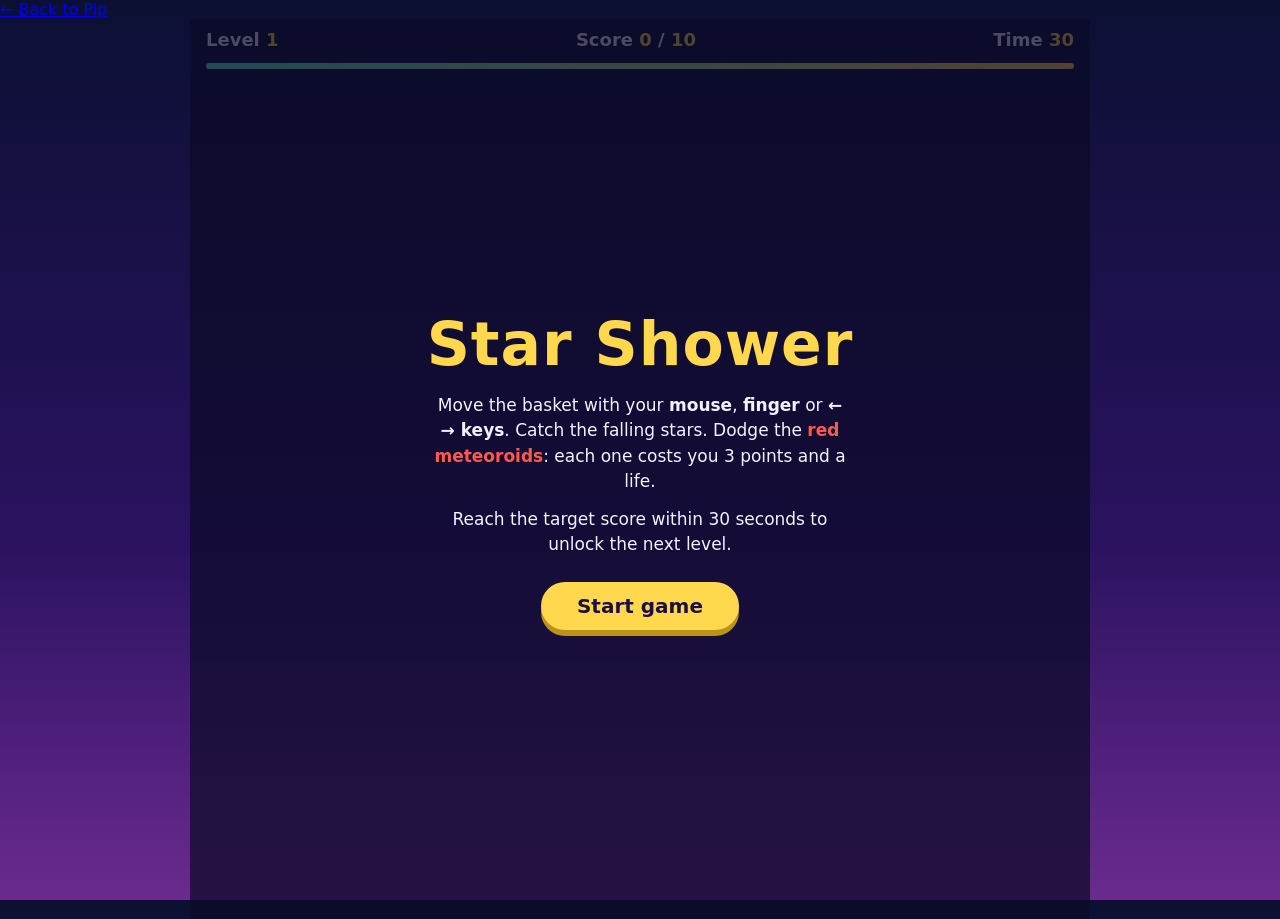
<file: games/star_collection_game/index.html>
<!DOCTYPE html>
<html lang="en">
<head>
  <meta charset="utf-8">
  <meta name="viewport" content="width=device-width, initial-scale=1">
  <title>Star Shower</title>
  <link rel="stylesheet" href="style.css">
</head>
<body>
  <a href="../../index.html">← Back to Pip</a>
  <div id="wrap">
    <canvas id="c"></canvas>
    <div id="hud">
      <span>Level <b id="lv">1</b></span>
      <span>Score <b id="sc">0</b> / <b id="goal">10</b></span>
      <span>Time <b id="tm">30</b></span>
    </div>
    <div id="bar"><div id="fill"></div></div>
    <div id="panel">
      <h1 id="ptitle">Star Shower</h1>
      <p id="pmsg">Move the basket with your <b>mouse</b>, <b>finger</b> or <b>← → keys</b>. Catch the falling stars. Dodge the <span class="rock">red meteoroids</span>: each one costs you 3 points and a life.</p>
      <p>Reach the target score within 30 seconds to unlock the next level.</p>
      <button id="go">Start game</button>
    </div>
  </div>
  <script src="script.js"></script>
</body>
</html>
</file>
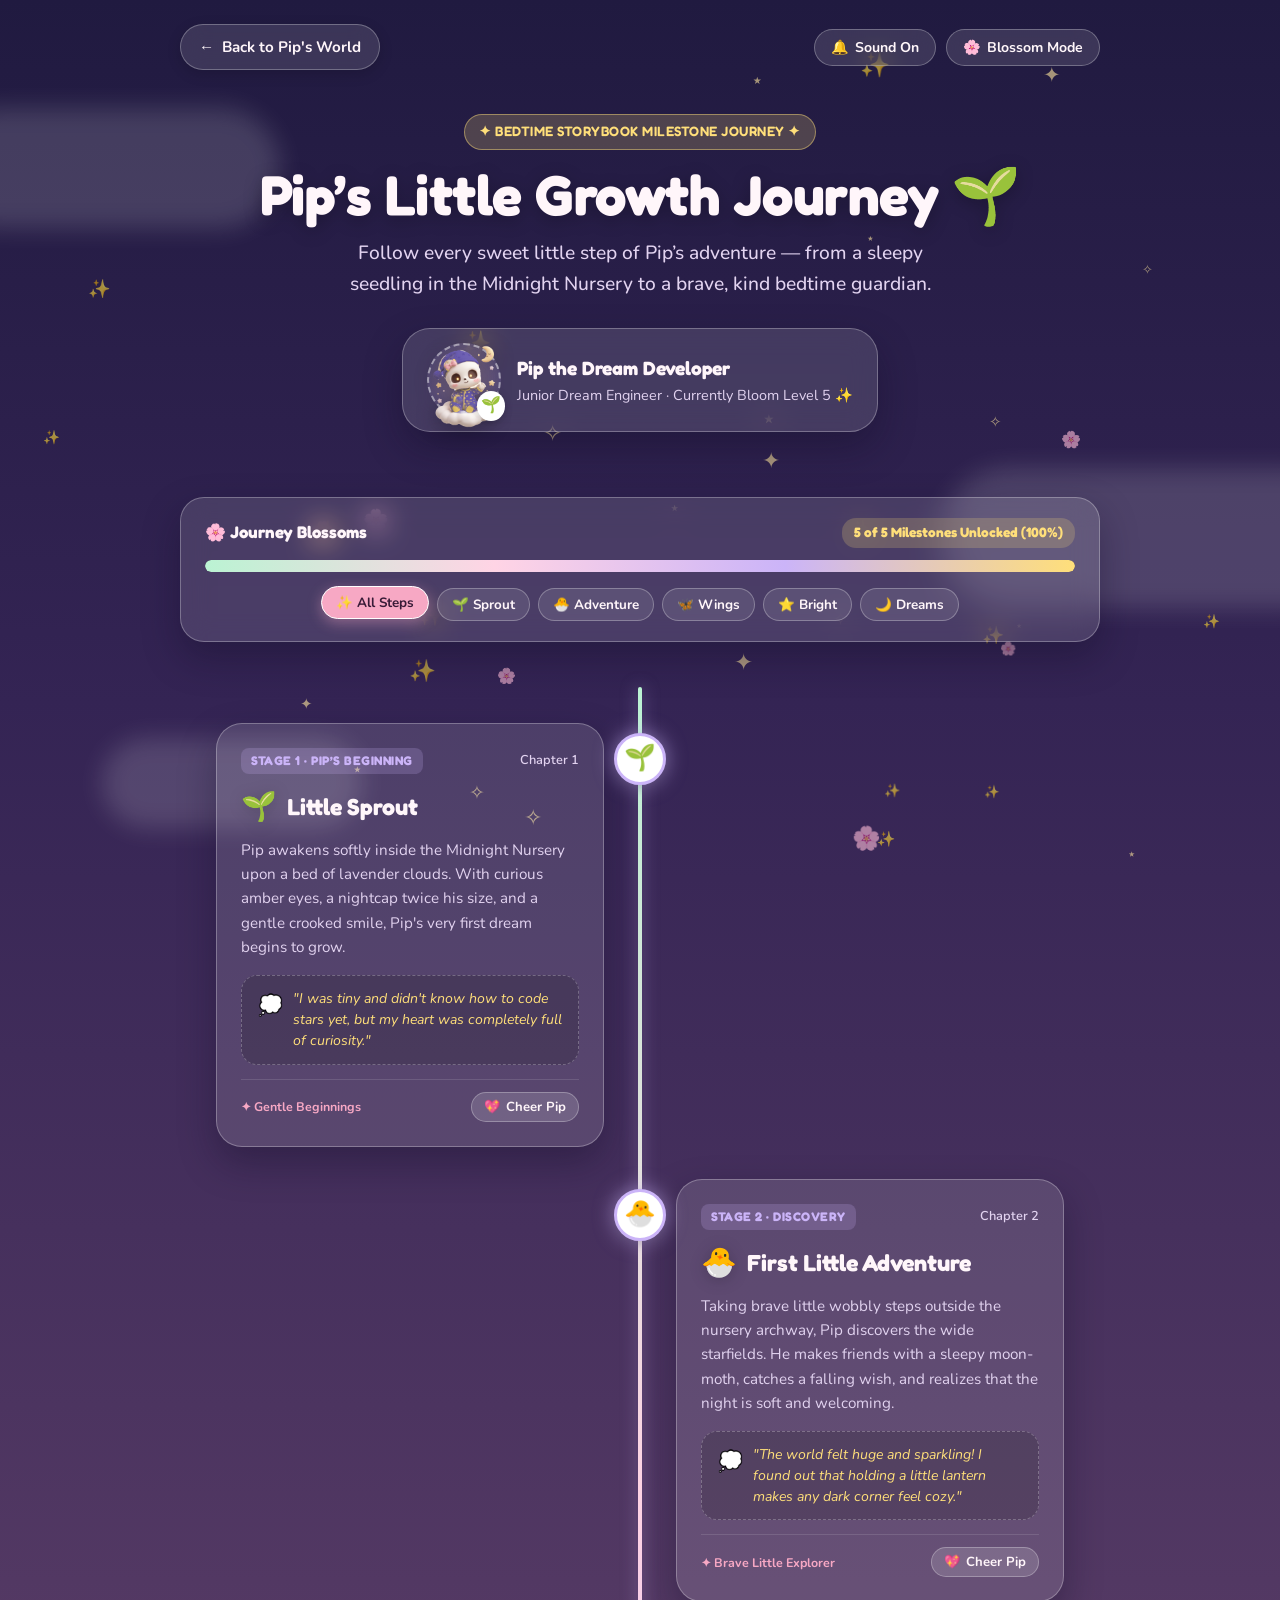
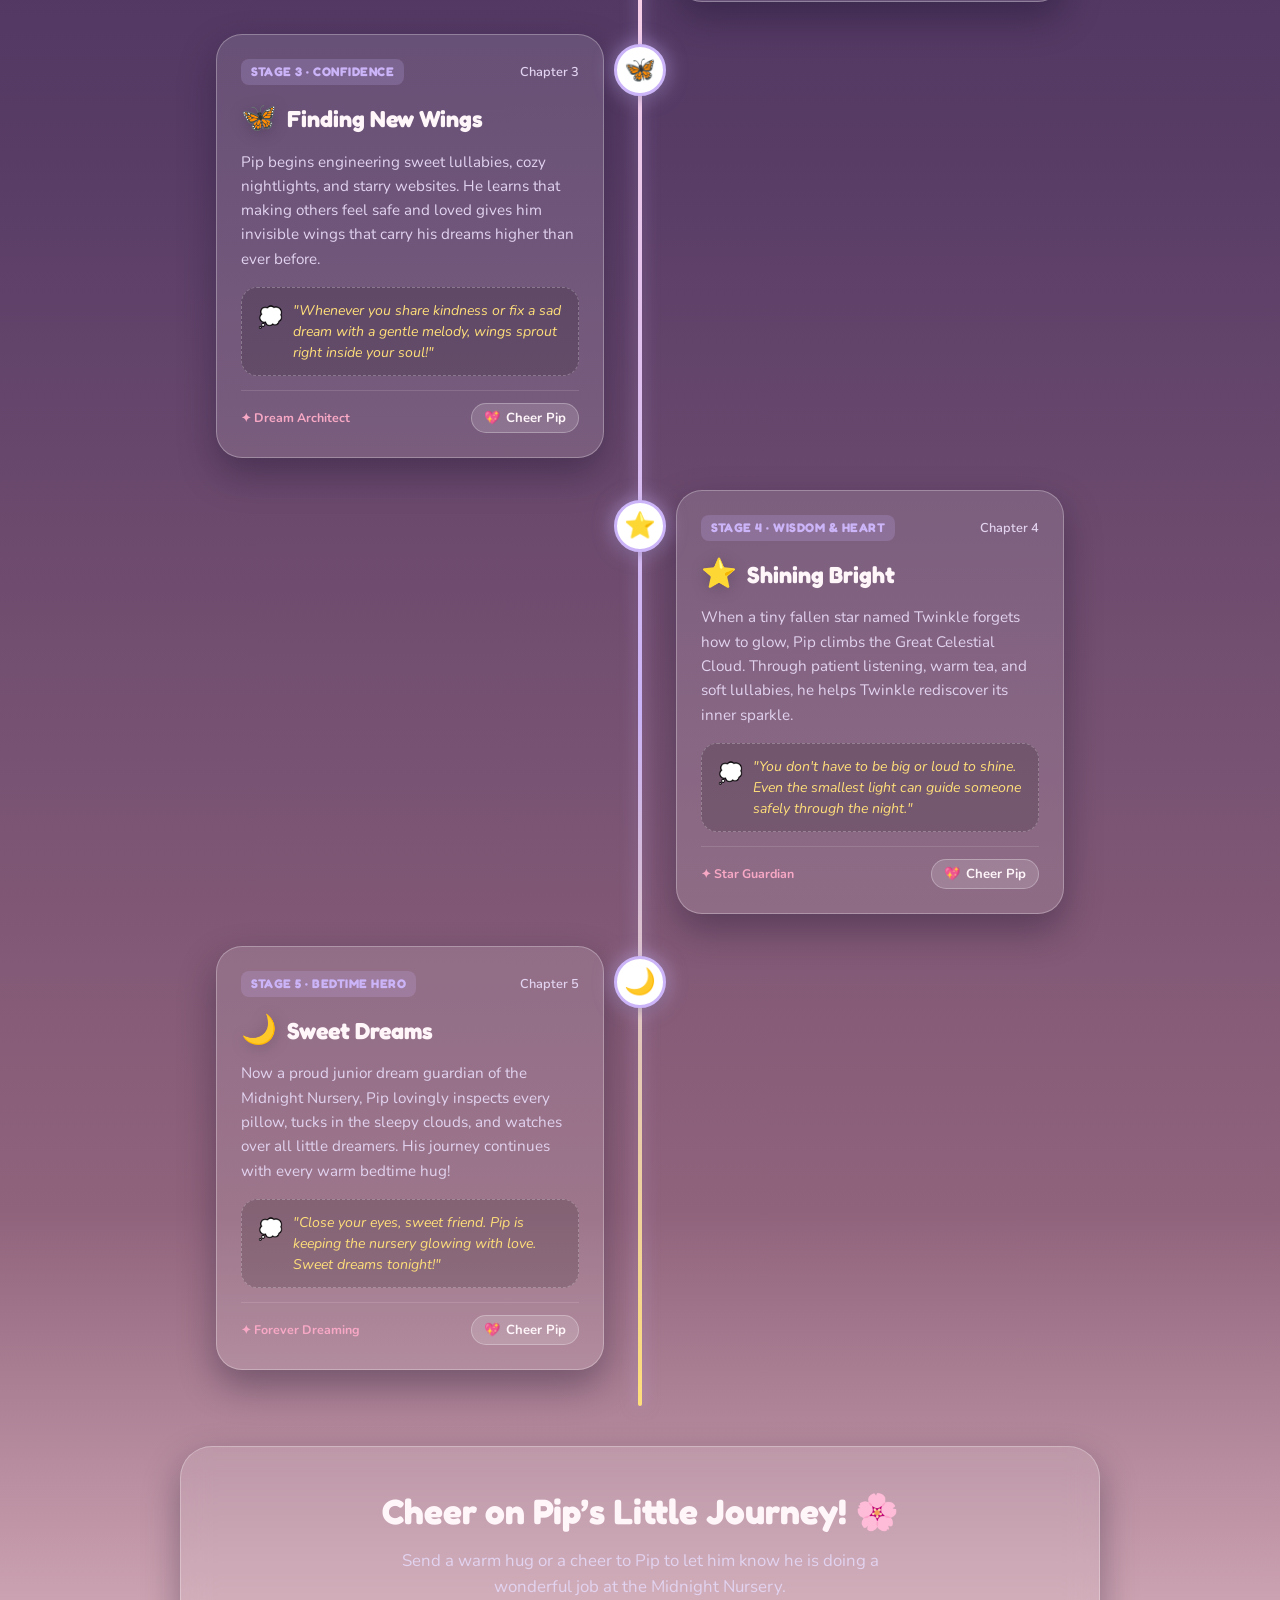
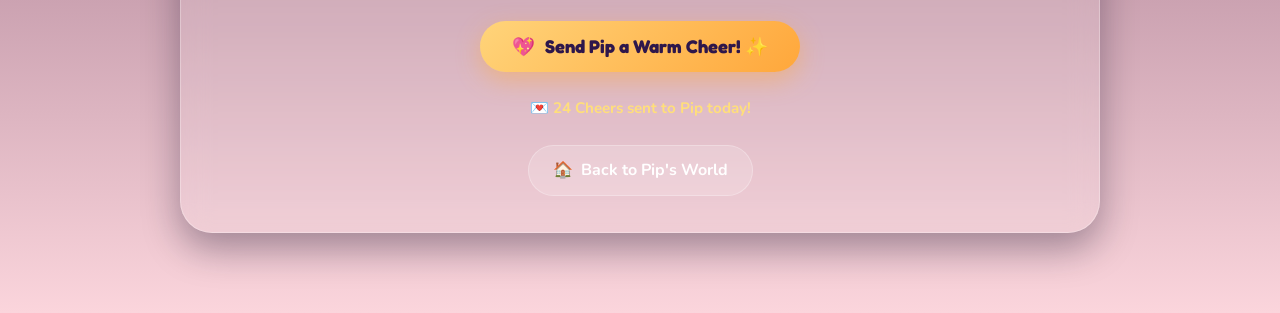
<file: growth-chart.html>
<!DOCTYPE html>
<html lang="en">

<head>
    <meta charset="UTF-8" />
    <meta name="viewport" content="width=device-width, initial-scale=1.0, viewport-fit=cover" />
    <title>Pip's Little Growth Journey 🌱 ✦ Milestones</title>

    <!-- Modern storybook typography -->
    <link rel="preconnect" href="https://fonts.googleapis.com" />
    <link rel="preconnect" href="https://fonts.gstatic.com" crossorigin />
    <link
        href="https://fonts.googleapis.com/css2?family=Fredoka:wght@400;500;600;700&family=Nunito:wght@400;600;700;800&display=swap"
        rel="stylesheet" />

    <style>
        /* ==========================================================
       PIP'S GROWTH CHART — STYLESHEET
       Cute, magical pastel storybook aesthetic.
       Soft lavender, baby pink, warm cream, and dreamy sky blue.
       ========================================================== */

        * {
            box-sizing: border-box;
            margin: 0;
            padding: 0;
        }

        :root {
            --font-heading: "Fredoka", "Trebuchet MS", sans-serif;
            --font-body: "Nunito", -apple-system, BlinkMacSystemFont, "Segoe UI", sans-serif;

            /* Pastel palette tokens */
            --bg-gradient: linear-gradient(180deg, #201a40 0%, #342454 20%, #583c66 50%, #90637c 80%, #fbd5dc 100%);
            --text-main: #fff6fa;
            --text-muted: #e2d3f0;
            --accent-pink: #f7a8c4;
            --accent-lavender: #cbb4f8;
            --accent-gold: #ffdf7a;
            --accent-mint: #bbf3d3;
            --accent-sky: #bde4ff;

            --card-bg: rgba(255, 255, 255, 0.12);
            --card-border: rgba(255, 255, 255, 0.28);
            --card-shadow: 0 16px 36px rgba(18, 12, 38, 0.35);

            --timeline-stem: linear-gradient(180deg, #bbf3d3 0%, #ffd4e5 35%, #cbb4f8 70%, #ffdf7a 100%);
            --ease-bounce: cubic-bezier(0.34, 1.56, 0.64, 1);
        }

        /* Morning Blossom palette toggle */
        body.theme-blossom {
            --bg-gradient: linear-gradient(180deg, #fce8f3 0%, #f0e3fb 30%, #e2effc 65%, #fef7e9 100%);
            --text-main: #3e264e;
            --text-muted: #6b4d7c;
            --accent-pink: #e26992;
            --accent-lavender: #825ec2;
            --accent-gold: #e29f12;
            --accent-mint: #3ba46a;
            --accent-sky: #3b88c8;

            --card-bg: rgba(255, 255, 255, 0.72);
            --card-border: rgba(206, 178, 228, 0.45);
            --card-shadow: 0 16px 36px rgba(110, 80, 130, 0.14);
        }

        body {
            font-family: var(--font-body);
            background: var(--bg-gradient);
            color: var(--text-main);
            min-height: 100vh;
            overflow-x: hidden;
            line-height: 1.6;
            transition: background 0.8s ease, color 0.5s ease;
            position: relative;
        }

        /* Ambient floating storybook clouds & stars in background */
        .bg-decorations {
            position: fixed;
            inset: 0;
            pointer-events: none;
            z-index: 0;
            overflow: hidden;
        }

        .cloud {
            position: absolute;
            background: rgba(255, 255, 255, 0.15);
            border-radius: 999px;
            filter: blur(12px);
            animation: float-cloud 24s ease-in-out infinite alternate;
        }

        .cloud-1 {
            width: 340px;
            height: 120px;
            top: 12%;
            left: -60px;
            animation-duration: 28s;
        }

        .cloud-2 {
            width: 420px;
            height: 140px;
            top: 52%;
            right: -80px;
            animation-duration: 34s;
        }

        .cloud-3 {
            width: 260px;
            height: 90px;
            top: 82%;
            left: 8%;
            animation-duration: 22s;
        }

        @keyframes float-cloud {
            0% {
                transform: translateX(0) translateY(0);
            }

            100% {
                transform: translateX(45px) translateY(-25px);
            }
        }

        .star-twinkle {
            position: absolute;
            color: #ffe89e;
            opacity: 0.6;
            font-size: 1rem;
            user-select: none;
            animation: twinkle-drift var(--d, 4s) ease-in-out infinite alternate;
        }

        @keyframes twinkle-drift {
            0% {
                transform: scale(0.7) rotate(0deg);
                opacity: 0.25;
            }

            50% {
                transform: scale(1.25) rotate(15deg);
                opacity: 0.95;
            }

            100% {
                transform: scale(0.8) rotate(-10deg);
                opacity: 0.3;
            }
        }

        /* Container */
        .page-wrapper {
            position: relative;
            z-index: 1;
            max-width: 960px;
            margin: 0 auto;
            padding: 24px 20px 80px;
        }

        /* Top Navigation Bar */
        .top-bar {
            display: flex;
            justify-content: space-between;
            align-items: center;
            gap: 12px;
            margin-bottom: 24px;
        }

        .back-btn {
            display: inline-flex;
            align-items: center;
            gap: 8px;
            color: inherit;
            text-decoration: none;
            font-family: var(--font-body);
            font-weight: 700;
            font-size: 0.95rem;
            background: var(--card-bg);
            border: 1.5px solid var(--card-border);
            padding: 10px 18px;
            border-radius: 999px;
            backdrop-filter: blur(12px);
            -webkit-backdrop-filter: blur(12px);
            box-shadow: 0 4px 14px rgba(0, 0, 0, 0.15);
            transition: all 0.3s var(--ease-bounce);
        }

        .back-btn:hover {
            transform: translateY(-2px) scale(1.03);
            border-color: var(--accent-pink);
            box-shadow: 0 8px 20px rgba(247, 168, 196, 0.3);
        }

        .nav-actions {
            display: flex;
            align-items: center;
            gap: 10px;
        }

        .icon-pill-btn {
            display: inline-flex;
            align-items: center;
            gap: 6px;
            background: var(--card-bg);
            border: 1.5px solid var(--card-border);
            color: inherit;
            padding: 8px 16px;
            border-radius: 999px;
            cursor: pointer;
            font-family: var(--font-body);
            font-size: 0.88rem;
            font-weight: 700;
            backdrop-filter: blur(12px);
            -webkit-backdrop-filter: blur(12px);
            transition: all 0.25s var(--ease-bounce);
        }

        .icon-pill-btn:hover {
            transform: scale(1.05);
            border-color: var(--accent-gold);
        }

        /* Header & Hero Stage */
        .header-hero {
            text-align: center;
            padding: 20px 10px 30px;
        }

        .story-chip {
            display: inline-flex;
            align-items: center;
            gap: 6px;
            background: rgba(255, 223, 122, 0.2);
            border: 1px solid rgba(255, 223, 122, 0.45);
            color: var(--accent-gold);
            font-family: var(--font-heading);
            font-size: 0.85rem;
            font-weight: 600;
            padding: 6px 14px;
            border-radius: 999px;
            letter-spacing: 0.5px;
            margin-bottom: 12px;
            text-transform: uppercase;
        }

        body.theme-blossom .story-chip {
            background: rgba(226, 159, 18, 0.15);
            border-color: rgba(226, 159, 18, 0.35);
        }

        h1.page-title {
            font-family: var(--font-heading);
            font-size: clamp(2.2rem, 6vw, 3.5rem);
            font-weight: 700;
            line-height: 1.15;
            margin-bottom: 12px;
            letter-spacing: -0.5px;
            text-shadow: 0 4px 18px rgba(0, 0, 0, 0.25);
        }

        p.page-subtitle {
            max-width: 620px;
            margin: 0 auto 28px;
            font-size: clamp(1.02rem, 2.5vw, 1.2rem);
            color: var(--text-muted);
            font-weight: 500;
        }

        /* Pip Character Showcase Card */
        .pip-portrait-card {
            display: inline-flex;
            align-items: center;
            gap: 16px;
            background: var(--card-bg);
            border: 1.5px solid var(--card-border);
            border-radius: 28px;
            padding: 14px 24px;
            backdrop-filter: blur(14px);
            -webkit-backdrop-filter: blur(14px);
            box-shadow: var(--card-shadow);
            margin-bottom: 35px;
            animation: float-gentle 4.5s ease-in-out infinite alternate;
        }

        @keyframes float-gentle {
            0% {
                transform: translateY(0);
            }

            100% {
                transform: translateY(-7px);
            }
        }

        .pip-avatar-wrap {
            position: relative;
            width: 74px;
            height: 74px;
            border-radius: 50%;
            background: radial-gradient(circle, rgba(255, 213, 229, 0.4) 0%, rgba(203, 180, 248, 0.15) 70%);
            display: grid;
            place-items: center;
            border: 2px dashed rgba(255, 255, 255, 0.5);
        }

        .pip-avatar-img {
            width: 64px;
            height: auto;
            filter: drop-shadow(0 4px 10px rgba(0, 0, 0, 0.3));
        }

        .pip-sprout-badge {
            position: absolute;
            bottom: -6px;
            right: -6px;
            background: #ffffff;
            border-radius: 50%;
            padding: 2px 4px;
            font-size: 1rem;
            box-shadow: 0 2px 8px rgba(0, 0, 0, 0.2);
        }

        .pip-info-text {
            text-align: left;
        }

        .pip-info-text h3 {
            font-family: var(--font-heading);
            font-size: 1.2rem;
            color: var(--text-main);
        }

        .pip-info-text p {
            font-size: 0.9rem;
            color: var(--text-muted);
        }

        /* Progress Tracker Card */
        .progress-card {
            background: var(--card-bg);
            border: 1.5px solid var(--card-border);
            border-radius: 24px;
            padding: 20px 24px;
            backdrop-filter: blur(14px);
            -webkit-backdrop-filter: blur(14px);
            box-shadow: var(--card-shadow);
            margin-bottom: 45px;
        }

        .progress-header {
            display: flex;
            justify-content: space-between;
            align-items: center;
            flex-wrap: wrap;
            gap: 10px;
            margin-bottom: 12px;
        }

        .progress-title {
            font-family: var(--font-heading);
            font-weight: 700;
            font-size: 1.05rem;
            display: flex;
            align-items: center;
            gap: 8px;
        }

        .progress-count {
            font-family: var(--font-heading);
            font-weight: 700;
            color: var(--accent-gold);
            background: rgba(255, 223, 122, 0.2);
            padding: 4px 12px;
            border-radius: 14px;
            font-size: 0.85rem;
        }

        .progress-track {
            position: relative;
            width: 100%;
            height: 12px;
            background: rgba(0, 0, 0, 0.15);
            border-radius: 999px;
            overflow: hidden;
            margin-bottom: 16px;
        }

        .progress-fill {
            height: 100%;
            width: 100%;
            background: linear-gradient(90deg, #bbf3d3, #ffd4e5, #cbb4f8, #ffdf7a);
            border-radius: 999px;
            transition: width 0.6s ease;
            box-shadow: 0 0 12px rgba(255, 223, 122, 0.5);
        }

        /* Interactive filter pills */
        .milestone-pills {
            display: flex;
            flex-wrap: wrap;
            gap: 8px;
            justify-content: center;
        }

        .milestone-pill-btn {
            background: rgba(255, 255, 255, 0.1);
            border: 1px solid var(--card-border);
            color: inherit;
            padding: 6px 14px;
            border-radius: 999px;
            font-family: var(--font-body);
            font-size: 0.84rem;
            font-weight: 700;
            cursor: pointer;
            transition: all 0.25s var(--ease-bounce);
            display: flex;
            align-items: center;
            gap: 6px;
        }

        .milestone-pill-btn:hover,
        .milestone-pill-btn.active {
            background: var(--accent-pink);
            color: #381b37;
            border-color: #ffffff;
            transform: translateY(-2px);
            box-shadow: 0 4px 14px rgba(247, 168, 196, 0.4);
        }

        /* ==========================================================
       VERTICAL TIMELINE ARCHITECTURE
       ========================================================== */
        .timeline-container {
            position: relative;
            margin: 40px auto;
            padding: 20px 0;
        }

        /* Central vertical flower vine */
        .timeline-container::before {
            content: "";
            position: absolute;
            top: 0;
            bottom: 0;
            left: 50%;
            width: 4px;
            background: var(--timeline-stem);
            transform: translateX(-50%);
            border-radius: 999px;
            box-shadow: 0 0 16px rgba(203, 180, 248, 0.5);
        }

        /* Timeline Row */
        .timeline-item {
            position: relative;
            width: 50%;
            padding: 16px 36px;
            box-sizing: border-box;
            opacity: 0;
            transform: translateY(24px);
            animation: appear-slide 0.7s var(--ease-bounce) forwards;
        }

        .timeline-item:nth-child(1) {
            animation-delay: 0.1s;
        }

        .timeline-item:nth-child(2) {
            animation-delay: 0.25s;
        }

        .timeline-item:nth-child(3) {
            animation-delay: 0.4s;
        }

        .timeline-item:nth-child(4) {
            animation-delay: 0.55s;
        }

        .timeline-item:nth-child(5) {
            animation-delay: 0.7s;
        }

        @keyframes appear-slide {
            to {
                opacity: 1;
                transform: translateY(0);
            }
        }

        /* Odd items on left, even on right */
        .timeline-item.left {
            left: 0;
            text-align: right;
        }

        .timeline-item.right {
            left: 50%;
            text-align: left;
        }

        /* Center milestone node / badge */
        .timeline-node {
            position: absolute;
            top: 26px;
            width: 52px;
            height: 52px;
            border-radius: 50%;
            background: #ffffff;
            border: 3px solid var(--accent-lavender);
            box-shadow: 0 0 20px rgba(203, 180, 248, 0.6), 0 4px 10px rgba(0, 0, 0, 0.2);
            display: grid;
            place-items: center;
            font-size: 1.6rem;
            z-index: 2;
            transition: all 0.3s var(--ease-bounce);
            cursor: pointer;
            user-select: none;
        }

        .timeline-item.left .timeline-node {
            right: -26px;
        }

        .timeline-item.right .timeline-node {
            left: -26px;
        }

        .timeline-item:hover .timeline-node {
            transform: scale(1.22) rotate(8deg);
            border-color: var(--accent-pink);
            box-shadow: 0 0 28px rgba(247, 168, 196, 0.85);
        }

        /* Milestone Card */
        .milestone-card {
            background: var(--card-bg);
            border: 1.5px solid var(--card-border);
            border-radius: 26px;
            padding: 24px;
            backdrop-filter: blur(14px);
            -webkit-backdrop-filter: blur(14px);
            box-shadow: var(--card-shadow);
            transition: all 0.35s var(--ease-bounce);
            cursor: pointer;
            position: relative;
        }

        .timeline-item.left .milestone-card {
            text-align: left;
            /* Keep card content naturally left-aligned inside */
        }

        .milestone-card:hover {
            transform: translateY(-6px) scale(1.02);
            border-color: rgba(255, 255, 255, 0.7);
            box-shadow: 0 20px 45px rgba(20, 10, 45, 0.4), 0 0 25px rgba(203, 180, 248, 0.3);
        }

        .milestone-card.active-focus {
            border-color: var(--accent-gold);
            box-shadow: 0 20px 45px rgba(20, 10, 45, 0.45), 0 0 35px rgba(255, 223, 122, 0.5);
        }

        /* Card Elements */
        .stage-badge-row {
            display: flex;
            align-items: center;
            justify-content: space-between;
            gap: 8px;
            margin-bottom: 10px;
        }

        .stage-label {
            font-family: var(--font-heading);
            font-size: 0.78rem;
            font-weight: 700;
            color: var(--accent-lavender);
            background: rgba(203, 180, 248, 0.2);
            padding: 3px 10px;
            border-radius: 8px;
            text-transform: uppercase;
            letter-spacing: 0.5px;
        }

        .milestone-date-tag {
            font-size: 0.8rem;
            color: var(--text-muted);
            font-weight: 600;
        }

        .milestone-title-row {
            display: flex;
            align-items: center;
            gap: 10px;
            margin-bottom: 8px;
        }

        .card-icon {
            font-size: 1.8rem;
            filter: drop-shadow(0 2px 8px rgba(0, 0, 0, 0.2));
            transition: transform 0.3s ease;
        }

        .milestone-card:hover .card-icon {
            transform: scale(1.15) rotate(10deg);
        }

        .milestone-title {
            font-family: var(--font-heading);
            font-size: 1.45rem;
            font-weight: 700;
            color: var(--text-main);
        }

        .milestone-desc {
            font-size: 0.95rem;
            line-height: 1.6;
            color: var(--text-muted);
            margin-bottom: 16px;
        }

        /* Pip's Diary / Memory Note Accordion */
        .pip-diary-box {
            background: rgba(0, 0, 0, 0.16);
            border: 1px dashed rgba(255, 255, 255, 0.25);
            border-radius: 16px;
            padding: 12px 16px;
            margin-bottom: 14px;
            display: flex;
            align-items: flex-start;
            gap: 10px;
        }

        body.theme-blossom .pip-diary-box {
            background: rgba(255, 255, 255, 0.6);
            border-color: rgba(130, 94, 194, 0.3);
        }

        .diary-icon {
            font-size: 1.25rem;
            flex-shrink: 0;
            margin-top: 2px;
        }

        .diary-quote {
            font-style: italic;
            font-size: 0.88rem;
            line-height: 1.5;
            color: var(--accent-gold);
        }

        body.theme-blossom .diary-quote {
            color: #925f05;
            font-weight: 600;
        }

        /* Card Action Footer */
        .card-footer-actions {
            display: flex;
            justify-content: space-between;
            align-items: center;
            gap: 10px;
            border-top: 1px solid rgba(255, 255, 255, 0.12);
            padding-top: 12px;
        }

        .tag-badge {
            font-size: 0.78rem;
            color: var(--accent-pink);
            font-weight: 700;
        }

        .cheer-btn {
            display: inline-flex;
            align-items: center;
            gap: 6px;
            background: rgba(255, 255, 255, 0.15);
            border: 1px solid var(--card-border);
            color: inherit;
            font-family: var(--font-body);
            font-size: 0.82rem;
            font-weight: 700;
            padding: 5px 12px;
            border-radius: 999px;
            cursor: pointer;
            transition: all 0.2s var(--ease-bounce);
        }

        .cheer-btn:hover {
            background: var(--accent-pink);
            color: #3e1e3b;
            transform: scale(1.08);
        }

        .cheer-btn.cheered {
            background: var(--accent-pink);
            color: #3e1e3b;
            border-color: #ffffff;
        }

        /* ==========================================================
       BOTTOM CELEBRATION & CHEER COUNTER
       ========================================================== */
        .bottom-cheer-stage {
            text-align: center;
            background: var(--card-bg);
            border: 1.5px solid var(--card-border);
            border-radius: 32px;
            padding: 36px 24px;
            backdrop-filter: blur(14px);
            -webkit-backdrop-filter: blur(14px);
            box-shadow: var(--card-shadow);
            margin-top: 40px;
        }

        .bottom-cheer-stage h2 {
            font-family: var(--font-heading);
            font-size: clamp(1.6rem, 4vw, 2.2rem);
            margin-bottom: 8px;
        }

        .bottom-cheer-stage p {
            font-size: 1.05rem;
            color: var(--text-muted);
            max-width: 540px;
            margin: 0 auto 20px;
        }

        .big-cheer-btn {
            display: inline-flex;
            align-items: center;
            gap: 10px;
            background: linear-gradient(135deg, #ffd47a, #ffa73b);
            color: #2e174b;
            font-family: var(--font-heading);
            font-size: 1.15rem;
            font-weight: 700;
            padding: 14px 32px;
            border-radius: 999px;
            border: 0;
            cursor: pointer;
            box-shadow: 0 8px 25px rgba(255, 170, 60, 0.45);
            transition: all 0.3s var(--ease-bounce);
            margin-bottom: 24px;
        }

        .big-cheer-btn:hover {
            transform: translateY(-3px) scale(1.05);
            box-shadow: 0 12px 30px rgba(255, 170, 60, 0.6);
        }

        .big-cheer-btn:active {
            transform: scale(0.97);
        }

        .cheer-tally {
            font-size: 0.95rem;
            color: var(--accent-gold);
            font-weight: 700;
            margin-bottom: 24px;
        }

        .back-home-wrap {
            display: flex;
            justify-content: center;
            gap: 16px;
            flex-wrap: wrap;
        }

        .home-link-btn {
            display: inline-flex;
            align-items: center;
            gap: 8px;
            color: #ffffff;
            text-decoration: none;
            background: rgba(255, 255, 255, 0.16);
            border: 1.5px solid var(--card-border);
            padding: 12px 24px;
            border-radius: 999px;
            font-family: var(--font-body);
            font-weight: 700;
            font-size: 1rem;
            transition: all 0.25s var(--ease-bounce);
        }

        body.theme-blossom .home-link-btn {
            color: #3e264e;
            background: rgba(255, 255, 255, 0.85);
        }

        .home-link-btn:hover {
            transform: translateY(-2px);
            background: rgba(255, 255, 255, 0.28);
            border-color: #ffffff;
        }

        /* Floating sparkle burst element */
        .sparkle-burst {
            position: absolute;
            pointer-events: none;
            font-size: 1.3rem;
            animation: sparkle-drift 0.9s cubic-bezier(0.1, 0.8, 0.3, 1) forwards;
            z-index: 99;
        }

        @keyframes sparkle-drift {
            0% {
                transform: translate(0, 0) scale(0.6);
                opacity: 1;
            }

            100% {
                transform: translate(var(--tx), var(--ty)) scale(1.3);
                opacity: 0;
            }
        }

        /* Responsive adjustments for mobile devices */
        @media (max-width: 768px) {
            .timeline-container::before {
                left: 24px;
            }

            .timeline-item {
                width: 100%;
                padding-left: 60px;
                padding-right: 12px;
            }

            .timeline-item.left,
            .timeline-item.right {
                left: 0;
                text-align: left;
            }

            .timeline-item.left .timeline-node,
            .timeline-item.right .timeline-node {
                left: -2px;
                right: auto;
                width: 44px;
                height: 44px;
                font-size: 1.35rem;
            }

            .pip-portrait-card {
                flex-direction: column;
                text-align: center;
            }

            .pip-info-text {
                text-align: center;
            }

            .top-bar {
                flex-direction: column;
                align-items: stretch;
            }

            .nav-actions {
                justify-content: space-between;
            }
        }
    </style>
</head>

<body>

    <!-- Background decorative floating stars & soft pastel clouds -->
    <div class="bg-decorations" aria-hidden="true" id="bgDecorations">
        <div class="cloud cloud-1"></div>
        <div class="cloud cloud-2"></div>
        <div class="cloud cloud-3"></div>
    </div>

    <div class="page-wrapper">
        <!-- Top Navigation Bar -->
        <header class="top-bar">
            <a href="index.html" class="back-btn" id="backToPipWorld">
                <span aria-hidden="true">←</span> Back to Pip's World
            </a>
            <div class="nav-actions">
                <button class="icon-pill-btn" id="soundToggleBtn" type="button" aria-label="Toggle chime sound">
                    <span id="soundIcon">🔔</span> <span id="soundLabel">Sound On</span>
                </button>
                <button class="icon-pill-btn" id="paletteToggleBtn" type="button" aria-label="Toggle pastel palette">
                    <span id="paletteIcon">🌸</span> <span id="paletteLabel">Blossom Mode</span>
                </button>
            </div>
        </header>

        <!-- Header Stage -->
        <section class="header-hero">
            <div class="story-chip">✦ Bedtime Storybook Milestone Journey ✦</div>
            <h1 class="page-title">Pip’s Little Growth Journey 🌱</h1>
            <p class="page-subtitle">
                Follow every sweet little step of Pip’s adventure — from a sleepy seedling in the Midnight Nursery to a
                brave, kind bedtime guardian.
            </p>

            <!-- Pip Portrait Showcase -->
            <div class="pip-portrait-card" id="pipPortrait">
                <div class="pip-avatar-wrap">
                    <img class="pip-avatar-img" src="pip_night.png" alt="Pip, the cute skull baby"
                        onerror="this.style.display='none'; document.getElementById('pipEmojiFallback').style.display='block';" />
                    <span id="pipEmojiFallback" style="display: none; font-size: 2.8rem;">🍼</span>
                    <span class="pip-sprout-badge" title="Sprouting every day!">🌱</span>
                </div>
                <div class="pip-info-text">
                    <h3>Pip the Dream Developer</h3>
                    <p>Junior Dream Engineer · Currently Bloom Level 5 ✨</p>
                </div>
            </div>
        </section>

        <!-- Interactive Progress Indicator -->
        <section class="progress-card" aria-label="Milestones Progress">
            <div class="progress-header">
                <div class="progress-title">
                    <span>🌸 Journey Blossoms</span>
                </div>
                <div class="progress-count" id="progressCountText">5 of 5 Milestones Unlocked (100%)</div>
            </div>
            <div class="progress-track" role="progressbar" aria-valuenow="5" aria-valuemin="1" aria-valuemax="5">
                <div class="progress-fill" id="progressFillBar" style="width: 100%;"></div>
            </div>
            <div class="milestone-pills" role="tablist" aria-label="Milestone Quick Navigation">
                <button class="milestone-pill-btn active" data-target="all" type="button">✨ All Steps</button>
                <button class="milestone-pill-btn" data-target="ms-1" type="button">🌱 Sprout</button>
                <button class="milestone-pill-btn" data-target="ms-2" type="button">🐣 Adventure</button>
                <button class="milestone-pill-btn" data-target="ms-3" type="button">🦋 Wings</button>
                <button class="milestone-pill-btn" data-target="ms-4" type="button">⭐ Bright</button>
                <button class="milestone-pill-btn" data-target="ms-5" type="button">🌙 Dreams</button>
            </div>
        </section>

        <!-- Main Vertical Timeline -->
        <main class="timeline-container" id="timelineContainer">

            <!-- MILESTONE 1: Little Sprout -->
            <article class="timeline-item left" id="ms-1" data-stage="1">
                <div class="timeline-node" title="Stage 1: Little Sprout">🌱</div>
                <div class="milestone-card" tabindex="0">
                    <div class="stage-badge-row">
                        <span class="stage-label">Stage 1 · Pip’s Beginning</span>
                        <span class="milestone-date-tag">Chapter 1</span>
                    </div>
                    <div class="milestone-title-row">
                        <span class="card-icon">🌱</span>
                        <h2 class="milestone-title">Little Sprout</h2>
                    </div>
                    <p class="milestone-desc">
                        Pip awakens softly inside the Midnight Nursery upon a bed of lavender clouds. With curious amber
                        eyes, a nightcap twice his size, and a gentle crooked smile, Pip's very first dream begins to
                        grow.
                    </p>
                    <div class="pip-diary-box">
                        <span class="diary-icon">💭</span>
                        <p class="diary-quote">"I was tiny and didn't know how to code stars yet, but my heart was
                            completely full of curiosity."</p>
                    </div>
                    <footer class="card-footer-actions">
                        <span class="tag-badge">✦ Gentle Beginnings</span>
                        <button class="cheer-btn" type="button" onclick="cheerMilestone(this, 'Little Sprout')">
                            <span>💖</span> <span class="cheer-text">Cheer Pip</span>
                        </button>
                    </footer>
                </div>
            </article>

            <!-- MILESTONE 2: First Little Adventure -->
            <article class="timeline-item right" id="ms-2" data-stage="2">
                <div class="timeline-node" title="Stage 2: First Little Adventure">🐣</div>
                <div class="milestone-card" tabindex="0">
                    <div class="stage-badge-row">
                        <span class="stage-label">Stage 2 · Discovery</span>
                        <span class="milestone-date-tag">Chapter 2</span>
                    </div>
                    <div class="milestone-title-row">
                        <span class="card-icon">🐣</span>
                        <h2 class="milestone-title">First Little Adventure</h2>
                    </div>
                    <p class="milestone-desc">
                        Taking brave little wobbly steps outside the nursery archway, Pip discovers the wide starfields.
                        He makes friends with a sleepy moon-moth, catches a falling wish, and realizes that the night is
                        soft and welcoming.
                    </p>
                    <div class="pip-diary-box">
                        <span class="diary-icon">💭</span>
                        <p class="diary-quote">"The world felt huge and sparkling! I found out that holding a little
                            lantern makes any dark corner feel cozy."</p>
                    </div>
                    <footer class="card-footer-actions">
                        <span class="tag-badge">✦ Brave Little Explorer</span>
                        <button class="cheer-btn" type="button"
                            onclick="cheerMilestone(this, 'First Little Adventure')">
                            <span>💖</span> <span class="cheer-text">Cheer Pip</span>
                        </button>
                    </footer>
                </div>
            </article>

            <!-- MILESTONE 3: Finding New Wings -->
            <article class="timeline-item left" id="ms-3" data-stage="3">
                <div class="timeline-node" title="Stage 3: Finding New Wings">🦋</div>
                <div class="milestone-card" tabindex="0">
                    <div class="stage-badge-row">
                        <span class="stage-label">Stage 3 · Confidence</span>
                        <span class="milestone-date-tag">Chapter 3</span>
                    </div>
                    <div class="milestone-title-row">
                        <span class="card-icon">🦋</span>
                        <h2 class="milestone-title">Finding New Wings</h2>
                    </div>
                    <p class="milestone-desc">
                        Pip begins engineering sweet lullabies, cozy nightlights, and starry websites. He learns that
                        making others feel safe and loved gives him invisible wings that carry his dreams higher than
                        ever before.
                    </p>
                    <div class="pip-diary-box">
                        <span class="diary-icon">💭</span>
                        <p class="diary-quote">"Whenever you share kindness or fix a sad dream with a gentle melody,
                            wings sprout right inside your soul!"</p>
                    </div>
                    <footer class="card-footer-actions">
                        <span class="tag-badge">✦ Dream Architect</span>
                        <button class="cheer-btn" type="button" onclick="cheerMilestone(this, 'Finding New Wings')">
                            <span>💖</span> <span class="cheer-text">Cheer Pip</span>
                        </button>
                    </footer>
                </div>
            </article>

            <!-- MILESTONE 4: Shining Bright -->
            <article class="timeline-item right" id="ms-4" data-stage="4">
                <div class="timeline-node" title="Stage 4: Shining Bright">⭐</div>
                <div class="milestone-card" tabindex="0">
                    <div class="stage-badge-row">
                        <span class="stage-label">Stage 4 · Wisdom &amp; Heart</span>
                        <span class="milestone-date-tag">Chapter 4</span>
                    </div>
                    <div class="milestone-title-row">
                        <span class="card-icon">⭐</span>
                        <h2 class="milestone-title">Shining Bright</h2>
                    </div>
                    <p class="milestone-desc">
                        When a tiny fallen star named Twinkle forgets how to glow, Pip climbs the Great Celestial Cloud.
                        Through patient listening, warm tea, and soft lullabies, he helps Twinkle rediscover its inner
                        sparkle.
                    </p>
                    <div class="pip-diary-box">
                        <span class="diary-icon">💭</span>
                        <p class="diary-quote">"You don't have to be big or loud to shine. Even the smallest light can
                            guide someone safely through the night."</p>
                    </div>
                    <footer class="card-footer-actions">
                        <span class="tag-badge">✦ Star Guardian</span>
                        <button class="cheer-btn" type="button" onclick="cheerMilestone(this, 'Shining Bright')">
                            <span>💖</span> <span class="cheer-text">Cheer Pip</span>
                        </button>
                    </footer>
                </div>
            </article>

            <!-- MILESTONE 5: Sweet Dreams -->
            <article class="timeline-item left" id="ms-5" data-stage="5">
                <div class="timeline-node" title="Stage 5: Sweet Dreams">🌙</div>
                <div class="milestone-card" tabindex="0">
                    <div class="stage-badge-row">
                        <span class="stage-label">Stage 5 · Bedtime Hero</span>
                        <span class="milestone-date-tag">Chapter 5</span>
                    </div>
                    <div class="milestone-title-row">
                        <span class="card-icon">🌙</span>
                        <h2 class="milestone-title">Sweet Dreams</h2>
                    </div>
                    <p class="milestone-desc">
                        Now a proud junior dream guardian of the Midnight Nursery, Pip lovingly inspects every pillow,
                        tucks in the sleepy clouds, and watches over all little dreamers. His journey continues with
                        every warm bedtime hug!
                    </p>
                    <div class="pip-diary-box">
                        <span class="diary-icon">💭</span>
                        <p class="diary-quote">"Close your eyes, sweet friend. Pip is keeping the nursery glowing with
                            love. Sweet dreams tonight!"</p>
                    </div>
                    <footer class="card-footer-actions">
                        <span class="tag-badge">✦ Forever Dreaming</span>
                        <button class="cheer-btn" type="button" onclick="cheerMilestone(this, 'Sweet Dreams')">
                            <span>💖</span> <span class="cheer-text">Cheer Pip</span>
                        </button>
                    </footer>
                </div>
            </article>

        </main>

        <!-- Bottom Interactive Celebration Stage -->
        <section class="bottom-cheer-stage" aria-label="Celebration and Cheers">
            <h2>Cheer on Pip’s Little Journey! 🌸</h2>
            <p>Send a warm hug or a cheer to Pip to let him know he is doing a wonderful job at the Midnight Nursery.
            </p>

            <button class="big-cheer-btn" id="bigCheerBtn" type="button">
                <span>💖</span> Send Pip a Warm Cheer! ✨
            </button>

            <div class="cheer-tally" id="cheerTallyText">
                💌 <span id="cheerCount">24</span> Cheers sent to Pip today!
            </div>

            <div class="back-home-wrap">
                <a href="index.html" class="home-link-btn">
                    <span>🏠</span> Back to Pip's World
                </a>
            </div>
        </section>
    </div>

    <!-- Interactive JavaScript -->
    <script>
        /* ==========================================================
           PIP'S GROWTH CHART — JAVASCRIPT
           Self-contained, beginner-friendly, and interactive.
           ========================================================== */

        // 1. Audio synthesis for soft bedtime celesta chime (Web Audio API)
        let isSoundEnabled = true;
        let audioContext = null;

        function playSoftChime(pitchMultiplier = 1) {
            if (!isSoundEnabled) return;
            try {
                const AudioClass = window.AudioContext || window.webkitAudioContext;
                if (!audioContext && AudioClass) {
                    audioContext = new AudioClass();
                }
                if (!audioContext) return;
                if (audioContext.state === 'suspended') {
                    audioContext.resume();
                }

                const now = audioContext.currentTime;
                // Pentatonic gentle harp notes (F, G, A, C, D)
                const chord = [349.23, 392.00, 440.00, 523.25, 587.33];

                chord.forEach((freq, idx) => {
                    const osc = audioContext.createOscillator();
                    const gain = audioContext.createGain();

                    osc.type = 'sine';
                    osc.frequency.setValueAtTime(freq * pitchMultiplier, now + idx * 0.06);

                    gain.gain.setValueAtTime(0.0001, now + idx * 0.06);
                    gain.gain.exponentialRampToValueAtTime(0.08, now + idx * 0.06 + 0.03);
                    gain.gain.exponentialRampToValueAtTime(0.0001, now + idx * 0.06 + 0.9);

                    osc.connect(gain);
                    gain.connect(audioContext.destination);

                    osc.start(now + idx * 0.06);
                    osc.stop(now + idx * 0.06 + 0.95);
                });
            } catch (err) {
                // Fallback silently if audio is not permitted by browser
            }
        }

        // Sound toggle listener
        const soundToggleBtn = document.getElementById("soundToggleBtn");
        const soundIcon = document.getElementById("soundIcon");
        const soundLabel = document.getElementById("soundLabel");

        if (soundToggleBtn) {
            soundToggleBtn.addEventListener("click", () => {
                isSoundEnabled = !isSoundEnabled;
                if (isSoundEnabled) {
                    soundIcon.textContent = "🔔";
                    soundLabel.textContent = "Sound On";
                    playSoftChime(1.1);
                } else {
                    soundIcon.textContent = "🔕";
                    soundLabel.textContent = "Muted";
                }
            });
        }

        // 2. Palette Switcher (Bedtime Pastel <-> Blossom Pastel)
        const paletteToggleBtn = document.getElementById("paletteToggleBtn");
        const paletteIcon = document.getElementById("paletteIcon");
        const paletteLabel = document.getElementById("paletteLabel");

        if (paletteToggleBtn) {
            paletteToggleBtn.addEventListener("click", () => {
                const isBlossom = document.body.classList.toggle("theme-blossom");
                if (isBlossom) {
                    paletteIcon.textContent = "🌙";
                    paletteLabel.textContent = "Night Mode";
                } else {
                    paletteIcon.textContent = "🌸";
                    paletteLabel.textContent = "Blossom Mode";
                }
                playSoftChime(isBlossom ? 1.2 : 0.9);
            });
        }

        // 3. Sparkle / Flower Burst Generator
        function createSparkleBurst(x, y) {
            const symbols = ["🌸", "✨", "💖", "🌱", "⭐", "🦋", "🌷"];
            const count = 7;

            for (let i = 0; i < count; i++) {
                const sparkle = document.createElement("span");
                sparkle.className = "sparkle-burst";
                sparkle.textContent = symbols[Math.floor(Math.random() * symbols.length)];

                const angle = (Math.PI * 2 * i) / count + (Math.random() - 0.5) * 0.6;
                const dist = 40 + Math.random() * 55;
                const tx = Math.cos(angle) * dist + "px";
                const ty = Math.sin(angle) * dist + "px";

                sparkle.style.left = x + "px";
                sparkle.style.top = y + "px";
                sparkle.style.setProperty("--tx", tx);
                sparkle.style.setProperty("--ty", ty);

                document.body.appendChild(sparkle);
                setTimeout(() => sparkle.remove(), 950);
            }
        }

        // 4. Milestone Cheer Buttons
        function cheerMilestone(button, milestoneName) {
            const isAlreadyCheered = button.classList.contains("cheered");
            const cheerText = button.querySelector(".cheer-text");

            if (!isAlreadyCheered) {
                button.classList.add("cheered");
                if (cheerText) cheerText.textContent = "Cheered! 💖";
                playSoftChime(1.25);
            } else {
                button.classList.remove("cheered");
                if (cheerText) cheerText.textContent = "Cheer Pip";
                playSoftChime(0.95);
            }

            const rect = button.getBoundingClientRect();
            createSparkleBurst(rect.left + rect.width / 2, rect.top + window.scrollY + rect.height / 2);
        }

        // 5. Big Cheer Button at Bottom with Local Counter
        const bigCheerBtn = document.getElementById("bigCheerBtn");
        const cheerCountEl = document.getElementById("cheerCount");
        let cheerCount = 24;

        try {
            const stored = localStorage.getItem("pip_growth_cheers");
            if (stored) {
                cheerCount = parseInt(stored, 10);
                if (cheerCountEl) cheerCountEl.textContent = cheerCount;
            }
        } catch (e) { }

        if (bigCheerBtn) {
            bigCheerBtn.addEventListener("click", (e) => {
                cheerCount++;
                if (cheerCountEl) cheerCountEl.textContent = cheerCount;
                try {
                    localStorage.setItem("pip_growth_cheers", cheerCount);
                } catch (err) { }

                playSoftChime(1.3);
                const rect = bigCheerBtn.getBoundingClientRect();
                createSparkleBurst(rect.left + rect.width / 2, rect.top + window.scrollY + rect.height / 2);
            });
        }

        // 6. Interactive Filter Navigation Pills
        const filterPills = document.querySelectorAll(".milestone-pill-btn");
        const timelineItems = document.querySelectorAll(".timeline-item");

        filterPills.forEach((pill) => {
            pill.addEventListener("click", () => {
                filterPills.forEach((p) => p.classList.remove("active"));
                pill.classList.add("active");

                const target = pill.getAttribute("data-target");

                if (target === "all") {
                    timelineItems.forEach((item) => {
                        item.style.display = "block";
                        item.querySelector(".milestone-card")?.classList.remove("active-focus");
                    });
                    playSoftChime(1.0);
                } else {
                    timelineItems.forEach((item) => {
                        if (item.id === target) {
                            item.style.display = "block";
                            const card = item.querySelector(".milestone-card");
                            if (card) {
                                card.classList.add("active-focus");
                                item.scrollIntoView({ behavior: "smooth", block: "center" });
                            }
                        } else {
                            item.style.display = "none";
                        }
                    });
                    playSoftChime(1.18);
                }
            });
        });

        // 7. Interactive Click & Focus on Milestone Cards
        document.querySelectorAll(".milestone-card").forEach((card) => {
            card.addEventListener("click", () => {
                document.querySelectorAll(".milestone-card").forEach((c) => c.classList.remove("active-focus"));
                card.classList.add("active-focus");
            });
        });

        // 8. Generate dynamic twinkling stars in background
        (function createTwinkleDecorations() {
            const container = document.getElementById("bgDecorations");
            if (!container) return;

            const starIcons = ["✦", "✧", "⋆", "✨", "🌸"];
            const count = window.innerWidth < 600 ? 18 : 36;

            for (let i = 0; i < count; i++) {
                const star = document.createElement("span");
                star.className = "star-twinkle";
                star.textContent = starIcons[Math.floor(Math.random() * starIcons.length)];
                star.style.left = Math.random() * 96 + "%";
                star.style.top = Math.random() * 95 + "%";
                star.style.setProperty("--d", (Math.random() * 3 + 2.5) + "s");
                star.style.animationDelay = (Math.random() * 3) + "s";
                star.style.fontSize = (Math.random() * 0.8 + 0.75) + "rem";
                container.appendChild(star);
            }
        })();
    </script>
</body>

</html>
</file>
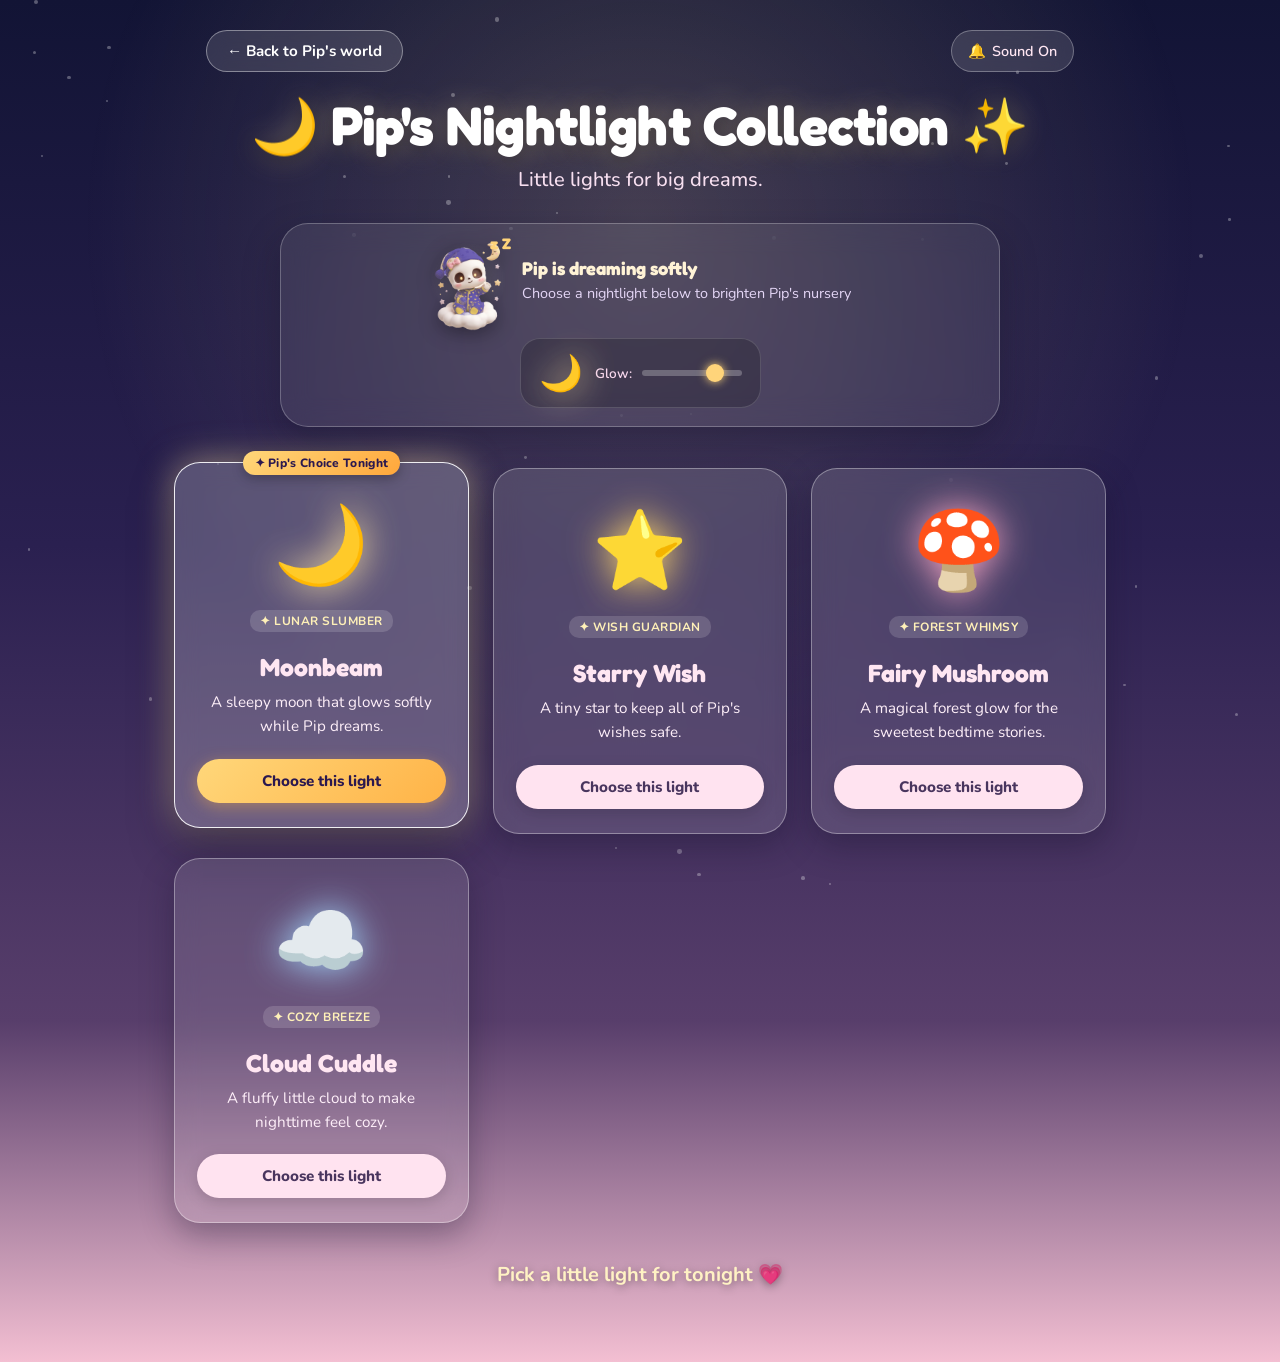
<file: nightlight.html>
<!DOCTYPE html>
<html lang="en">

<head>
    <meta charset="UTF-8" />
    <meta name="viewport" content="width=device-width, initial-scale=1.0, viewport-fit=cover" />
    <title>Pip's Nightlight Collection ✨</title>
    <link rel="preconnect" href="https://fonts.googleapis.com" />
    <link rel="preconnect" href="https://fonts.gstatic.com" crossorigin />
    <link
        href="https://fonts.googleapis.com/css2?family=Fredoka:wght@400;500;600;700&family=Nunito:wght@400;600;700;800&display=swap"
        rel="stylesheet" />
    <style>
        * {
            box-sizing: border-box;
            margin: 0;
            padding: 0;
        }

        :root {
            --font-heading: "Fredoka", "Trebuchet MS", sans-serif;
            --font-body: "Nunito", "Trebuchet MS", sans-serif;
            --active-glow-color: #ffe6a6;
            --active-glow-rgb: 255, 230, 166;
            --glow-intensity: 0.85;
            --lamp-drop-shadow: drop-shadow(0 0 calc(20px * var(--glow-intensity)) rgba(var(--active-glow-rgb), 0.95));
            --bg-ambient: radial-gradient(circle at 50% 25%, rgba(var(--active-glow-rgb), 0.22) 0%, transparent 60%);
        }

        body {
            font-family: var(--font-body);
            background: linear-gradient(180deg, #121435 0%, #2a2050 40%, #583e6b 75%, #f3bfd2 100%);
            color: #fff8fb;
            min-height: 100vh;
            text-align: center;
            position: relative;
            overflow-x: hidden;
            padding-bottom: 50px;
            transition: background 0.8s ease;
        }

        /* Interactive ambient glow layer that shifts with selected nightlight */
        .ambient-glow-layer {
            position: fixed;
            inset: 0;
            background: var(--bg-ambient);
            pointer-events: none;
            z-index: 0;
            transition: background 0.8s ease, opacity 0.5s ease;
            opacity: var(--glow-intensity);
        }

        /* Twinkling star field */
        .starfield {
            position: fixed;
            inset: 0;
            pointer-events: none;
            z-index: 0;
        }

        .star {
            position: absolute;
            background: #ffffff;
            border-radius: 50%;
            opacity: 0.3;
            animation: twinkle-star var(--duration, 3s) ease-in-out infinite;
        }

        @keyframes twinkle-star {

            0%,
            100% {
                opacity: 0.2;
                transform: scale(0.8);
            }

            50% {
                opacity: 0.9;
                transform: scale(1.3);
            }
        }

        header {
            position: relative;
            z-index: 1;
            padding: 30px 16px 15px;
            max-width: 900px;
            margin: 0 auto;
        }

        .top-nav {
            display: flex;
            justify-content: space-between;
            align-items: center;
            margin-bottom: 20px;
        }

        .back {
            display: inline-flex;
            align-items: center;
            gap: 8px;
            color: #ffffff;
            text-decoration: none;
            border: 1px solid rgba(255, 255, 255, 0.4);
            background: rgba(255, 255, 255, 0.12);
            border-radius: 24px;
            padding: 10px 20px;
            font-family: var(--font-body);
            font-size: 0.95rem;
            font-weight: 700;
            backdrop-filter: blur(10px);
            -webkit-backdrop-filter: blur(10px);
            transition: all 0.3s cubic-bezier(0.34, 1.56, 0.64, 1);
        }

        .back:hover {
            background: rgba(255, 255, 255, 0.25);
            border-color: rgba(255, 255, 255, 0.8);
            transform: translateY(-2px);
            box-shadow: 0 8px 20px rgba(0, 0, 0, 0.25);
        }

        .audio-toggle-btn {
            display: inline-flex;
            align-items: center;
            gap: 6px;
            color: #ffe6f2;
            background: rgba(255, 255, 255, 0.12);
            border: 1px solid rgba(255, 255, 255, 0.3);
            border-radius: 24px;
            padding: 10px 16px;
            cursor: pointer;
            font-family: var(--font-body);
            font-size: 0.9rem;
            font-weight: 600;
            backdrop-filter: blur(8px);
            transition: all 0.2s ease;
        }

        .audio-toggle-btn:hover {
            background: rgba(255, 255, 255, 0.22);
            transform: scale(1.04);
        }

        h1 {
            font-family: var(--font-heading);
            font-size: clamp(2.1rem, 6vw, 3.4rem);
            font-weight: 700;
            color: #ffffff;
            text-shadow: 0 4px 18px rgba(0, 0, 0, 0.35), 0 0 30px rgba(255, 230, 166, 0.4);
            letter-spacing: -0.5px;
            margin-bottom: 8px;
        }

        header p {
            font-size: clamp(1.05rem, 2.5vw, 1.25rem);
            color: #f7dff0;
            font-weight: 500;
        }

        /* Bedside Showcase Stage */
        .bedside-stage {
            position: relative;
            z-index: 1;
            max-width: 720px;
            margin: 15px auto 25px;
            padding: 18px 24px;
            background: rgba(255, 255, 255, 0.08);
            border: 1px solid rgba(255, 255, 255, 0.25);
            border-radius: 28px;
            backdrop-filter: blur(14px);
            -webkit-backdrop-filter: blur(14px);
            box-shadow: 0 15px 35px rgba(18, 14, 40, 0.35);
            display: flex;
            flex-wrap: wrap;
            align-items: center;
            justify-content: space-around;
            gap: 20px;
        }

        .sleeper-preview {
            display: flex;
            align-items: center;
            gap: 16px;
            text-align: left;
        }

        .sleeper-img-wrap {
            position: relative;
            width: 76px;
            height: 76px;
            border-radius: 50%;
            background: radial-gradient(circle, rgba(255, 255, 255, 0.2) 0%, rgba(255, 255, 255, 0) 70%);
            display: grid;
            place-items: center;
        }

        .sleeper-img {
            width: 68px;
            height: auto;
            filter: drop-shadow(0 4px 10px rgba(0, 0, 0, 0.4));
            animation: gentle-sleep 4s ease-in-out infinite alternate;
        }

        @keyframes gentle-sleep {
            0% {
                transform: translateY(0) rotate(0deg);
            }

            100% {
                transform: translateY(-5px) rotate(2deg);
            }
        }

        .zzz-bubble {
            position: absolute;
            top: -8px;
            right: -5px;
            font-family: var(--font-heading);
            font-weight: 700;
            color: #ffd47a;
            font-size: 0.95rem;
            animation: float-zzz 2.5s ease-in-out infinite;
        }

        @keyframes float-zzz {

            0%,
            100% {
                transform: translate(0, 0) scale(0.9);
                opacity: 0.4;
            }

            50% {
                transform: translate(4px, -8px) scale(1.15);
                opacity: 1;
            }
        }

        .sleeper-text h3 {
            font-family: var(--font-heading);
            font-size: 1.15rem;
            color: #fff3d6;
            margin-bottom: 4px;
        }

        .sleeper-text p {
            font-size: 0.9rem;
            color: #e5d7f7;
        }

        .active-lamp-showcase {
            display: flex;
            align-items: center;
            gap: 12px;
            background: rgba(0, 0, 0, 0.2);
            border: 1px solid rgba(255, 255, 255, 0.15);
            border-radius: 20px;
            padding: 10px 18px;
        }

        .active-lamp-icon {
            font-size: 2.2rem;
            filter: var(--lamp-drop-shadow);
            animation: pulse-active 2.5s ease-in-out infinite alternate;
        }

        @keyframes pulse-active {
            0% {
                transform: scale(1);
                filter: drop-shadow(0 0 10px rgba(var(--active-glow-rgb), 0.7));
            }

            100% {
                transform: scale(1.12);
                filter: drop-shadow(0 0 24px rgba(var(--active-glow-rgb), 1));
            }
        }

        /* Glow Intensity Controller */
        .glow-controls {
            display: flex;
            align-items: center;
            gap: 10px;
            font-size: 0.85rem;
            color: #f7d7ed;
            font-weight: 600;
        }

        .glow-slider {
            -webkit-appearance: none;
            appearance: none;
            width: 100px;
            height: 6px;
            background: rgba(255, 255, 255, 0.25);
            border-radius: 4px;
            outline: none;
            cursor: pointer;
        }

        .glow-slider::-webkit-slider-thumb {
            -webkit-appearance: none;
            appearance: none;
            width: 18px;
            height: 18px;
            border-radius: 50%;
            background: #ffd47a;
            box-shadow: 0 0 10px #ffd47a;
            cursor: pointer;
            transition: transform 0.15s ease;
        }

        .glow-slider::-webkit-slider-thumb:hover {
            transform: scale(1.25);
        }

        /* Collection Grid */
        .collection {
            position: relative;
            z-index: 1;
            display: grid;
            grid-template-columns: repeat(auto-fit, minmax(220px, 1fr));
            gap: 24px;
            max-width: 980px;
            padding: 16px 24px 30px;
            margin: auto;
        }

        .card {
            position: relative;
            background: rgba(255, 255, 255, 0.12);
            border: 1px solid rgba(255, 255, 255, 0.35);
            border-radius: 26px;
            padding: 30px 22px 24px;
            box-shadow: 0 12px 32px rgba(23, 17, 43, 0.35);
            backdrop-filter: blur(12px);
            -webkit-backdrop-filter: blur(12px);
            transition: all 0.35s cubic-bezier(0.34, 1.56, 0.64, 1);
            display: flex;
            flex-direction: column;
            align-items: center;
            justify-content: space-between;
            cursor: pointer;
        }

        .card:hover {
            transform: translateY(-8px) scale(1.02);
            background: rgba(255, 255, 255, 0.18);
            border-color: rgba(255, 255, 255, 0.65);
            box-shadow: 0 20px 45px rgba(23, 17, 43, 0.45), 0 0 25px rgba(var(--card-glow-rgb, 255, 230, 166), 0.35);
        }

        .card.is-active {
            background: rgba(255, 255, 255, 0.22);
            border-color: rgba(255, 255, 255, 0.9);
            box-shadow: 0 20px 40px rgba(18, 14, 40, 0.5), 0 0 35px rgba(var(--card-glow-rgb, 255, 230, 166), 0.55);
            transform: translateY(-6px);
        }

        .card.is-active::after {
            content: "✦ Pip's Choice Tonight";
            position: absolute;
            top: -12px;
            background: linear-gradient(135deg, #ffd77a, #ffa73b);
            color: #2b184f;
            font-size: 0.75rem;
            font-weight: 800;
            padding: 4px 12px;
            border-radius: 12px;
            box-shadow: 0 4px 12px rgba(0, 0, 0, 0.25);
            letter-spacing: 0.3px;
        }

        .lamp-wrapper {
            position: relative;
            margin-bottom: 12px;
        }

        .lamp {
            font-size: 4.8rem;
            display: block;
            filter: drop-shadow(0 0 18px var(--card-glow, #ffe6a6));
            transition: transform 0.3s ease, filter 0.3s ease;
            user-select: none;
        }

        .card:hover .lamp {
            transform: scale(1.15) rotate(3deg);
            filter: drop-shadow(0 0 28px var(--card-glow, #ffe6a6));
        }

        .card h2 {
            font-family: var(--font-heading);
            color: #ffe6f2;
            font-size: 1.55rem;
            font-weight: 700;
            margin: 10px 0 8px;
        }

        .card-badge {
            font-size: 0.75rem;
            font-weight: 700;
            text-transform: uppercase;
            letter-spacing: 0.5px;
            background: rgba(255, 255, 255, 0.15);
            color: #fff1b8;
            padding: 3px 10px;
            border-radius: 10px;
            margin-bottom: 10px;
        }

        .card p {
            line-height: 1.6;
            color: #fff0fa;
            font-size: 0.95rem;
            margin-bottom: 20px;
            flex-grow: 1;
        }

        .card button {
            background: #ffe3f0;
            color: #49355e;
            border: 0;
            border-radius: 22px;
            padding: 12px 22px;
            cursor: pointer;
            font-family: var(--font-body);
            font-weight: 800;
            font-size: 0.95rem;
            transition: all 0.25s ease;
            box-shadow: 0 4px 15px rgba(0, 0, 0, 0.15);
            width: 100%;
        }

        .card button:hover {
            background: #ffffff;
            color: #371d4d;
            transform: translateY(-2px);
            box-shadow: 0 8px 22px rgba(0, 0, 0, 0.22);
        }

        .card.is-active button {
            background: linear-gradient(135deg, #ffd77a, #ffb347);
            color: #2b184f;
            font-weight: 800;
            box-shadow: 0 4px 16px rgba(255, 180, 71, 0.4);
        }

        #message {
            position: relative;
            z-index: 1;
            min-height: 48px;
            padding: 8px 20px 24px;
            color: #fff2c4;
            font-size: clamp(1.05rem, 2.5vw, 1.25rem);
            font-weight: 700;
            text-shadow: 0 2px 10px rgba(0, 0, 0, 0.4);
            transition: all 0.3s ease;
        }

        /* Sparkle burst animation for clicks */
        .sparkle-burst {
            position: absolute;
            pointer-events: none;
            font-size: 1.2rem;
            animation: sparkle-anim 0.85s cubic-bezier(0.1, 0.8, 0.3, 1) forwards;
            z-index: 99;
        }

        @keyframes sparkle-anim {
            0% {
                transform: translate(0, 0) scale(0.6);
                opacity: 1;
            }

            100% {
                transform: translate(var(--tx), var(--ty)) scale(1.4);
                opacity: 0;
            }
        }

        /* Responsive tuning */
        @media (max-width: 600px) {
            header {
                padding: 25px 14px 10px;
            }

            .collection {
                gap: 16px;
                padding: 12px 16px 24px;
            }

            .bedside-stage {
                flex-direction: column;
                text-align: center;
            }

            .sleeper-preview {
                flex-direction: column;
                text-align: center;
            }
        }
    </style>
</head>

<body>
    <!-- Ambient backdrop lighting -->
    <div class="ambient-glow-layer" id="ambientLayer" aria-hidden="true"></div>
    <div class="starfield" id="starfield" aria-hidden="true"></div>

    <header>
        <div class="top-nav">
            <a class="back" href="index.html">← Back to Pip's world</a>
            <button class="audio-toggle-btn" id="audioToggleBtn" type="button" aria-label="Toggle chime sounds">
                <span id="audioIcon">🔔</span> <span id="audioLabel">Sound On</span>
            </button>
        </div>
        <h1>🌙 Pip's Nightlight Collection ✨</h1>
        <p>Little lights for big dreams.</p>
    </header>

    <!-- Interactive Bedside preview -->
    <section class="bedside-stage" aria-label="Bedside preview">
        <div class="sleeper-preview">
            <div class="sleeper-img-wrap">
                <img class="sleeper-img" src="pip_night.png" alt="Pip resting peacefully"
                    onerror="this.style.display='none'; document.getElementById('altPip').style.display='block';" />
                <span id="altPip" style="display:none; font-size: 2.8rem;">😴</span>
                <span class="zzz-bubble">z Z</span>
            </div>
            <div class="sleeper-text">
                <h3 id="bedsideTitle">Pip is dreaming softly</h3>
                <p id="bedsideSub">Choose a nightlight below to brighten Pip's nursery</p>
            </div>
        </div>

        <div class="active-lamp-showcase">
            <div class="active-lamp-icon" id="activeLampIcon">🌙</div>
            <div class="glow-controls">
                <label for="glowSlider">Glow:</label>
                <input type="range" class="glow-slider" id="glowSlider" min="0.3" max="1.0" step="0.05" value="0.85"
                    aria-label="Nightlight glow brightness" />
            </div>
        </div>
    </section>

    <!-- Nightlight Cards Collection -->
    <main class="collection" id="collectionGrid">
        <article class="card is-active" id="card-Moonbeam" data-color="#ffe6a6" data-rgb="255, 230, 166"
            style="--card-glow: #ffe6a6; --card-glow-rgb: 255, 230, 166;">
            <div class="lamp-wrapper">
                <div class="lamp" role="img" aria-label="Moonbeam crescent moon">🌙</div>
            </div>
            <span class="card-badge">✦ Lunar Slumber</span>
            <h2>Moonbeam</h2>
            <p>A sleepy moon that glows softly while Pip dreams.</p>
            <button onclick="chooseLight('Moonbeam')">Choose this light</button>
        </article>

        <article class="card" id="card-Starry-Wish" data-color="#ffd56b" data-rgb="255, 213, 107"
            style="--card-glow: #ffd56b; --card-glow-rgb: 255, 213, 107;">
            <div class="lamp-wrapper">
                <div class="lamp" role="img" aria-label="Starry wish golden star">⭐</div>
            </div>
            <span class="card-badge">✦ Wish Guardian</span>
            <h2>Starry Wish</h2>
            <p>A tiny star to keep all of Pip's wishes safe.</p>
            <button onclick="chooseLight('Starry Wish')">Choose this light</button>
        </article>

        <article class="card" id="card-Fairy-Mushroom" data-color="#f8a5c2" data-rgb="248, 165, 194"
            style="--card-glow: #f8a5c2; --card-glow-rgb: 248, 165, 194;">
            <div class="lamp-wrapper">
                <div class="lamp" role="img" aria-label="Fairy mushroom mystical mushroom">🍄</div>
            </div>
            <span class="card-badge">✦ Forest Whimsy</span>
            <h2>Fairy Mushroom</h2>
            <p>A magical forest glow for the sweetest bedtime stories.</p>
            <button onclick="chooseLight('Fairy Mushroom')">Choose this light</button>
        </article>

        <article class="card" id="card-Cloud-Cuddle" data-color="#a4d8ff" data-rgb="164, 216, 255"
            style="--card-glow: #a4d8ff; --card-glow-rgb: 164, 216, 255;">
            <div class="lamp-wrapper">
                <div class="lamp" role="img" aria-label="Cloud cuddle fluffy cloud">☁️</div>
            </div>
            <span class="card-badge">✦ Cozy Breeze</span>
            <h2>Cloud Cuddle</h2>
            <p>A fluffy little cloud to make nighttime feel cozy.</p>
            <button onclick="chooseLight('Cloud Cuddle')">Choose this light</button>
        </article>
    </main>

    <p id="message" aria-live="polite">Pick a little light for tonight 💗</p>

    <script>
        // Audio synthesizer for soft bedtime chime
        let audioEnabled = true;
        let audioCtx = null;

        function playBedtimeChime(freqMultiplier = 1) {
            if (!audioEnabled) return;
            try {
                if (!audioCtx) {
                    const AudioContextClass = window.AudioContext || window.webkitAudioContext;
                    if (AudioContextClass) audioCtx = new AudioContextClass();
                }
                if (!audioCtx) return;
                if (audioCtx.state === 'suspended') {
                    audioCtx.resume();
                }

                const now = audioCtx.currentTime;
                // Dreamy celesta chord: root, major 3rd, 5th, octave
                const notes = [523.25, 659.25, 783.99, 1046.50];
                notes.forEach((freq, idx) => {
                    const osc = audioCtx.createOscillator();
                    const gain = audioCtx.createGain();

                    osc.type = 'sine';
                    osc.frequency.setValueAtTime(freq * freqMultiplier, now + idx * 0.08);

                    gain.gain.setValueAtTime(0.001, now + idx * 0.08);
                    gain.gain.exponentialRampToValueAtTime(0.12, now + idx * 0.08 + 0.04);
                    gain.gain.exponentialRampToValueAtTime(0.0001, now + idx * 0.08 + 1.2);

                    osc.connect(gain);
                    gain.connect(audioCtx.destination);

                    osc.start(now + idx * 0.08);
                    osc.stop(now + idx * 0.08 + 1.25);
                });
            } catch (e) {
                // Audio synthesis fallback silently ignored if blocked by autoplay policy
            }
        }

        // Toggle sound
        const audioBtn = document.getElementById("audioToggleBtn");
        const audioIcon = document.getElementById("audioIcon");
        const audioLabel = document.getElementById("audioLabel");

        if (audioBtn) {
            audioBtn.addEventListener("click", () => {
                audioEnabled = !audioEnabled;
                if (audioEnabled) {
                    audioIcon.textContent = "🔔";
                    audioLabel.textContent = "Sound On";
                    playBedtimeChime(1);
                } else {
                    audioIcon.textContent = "🔕";
                    audioLabel.textContent = "Muted";
                }
            });
        }

        // Light dictionary metadata
        const lightsConfig = {
            "Moonbeam": {
                emoji: "🌙",
                rgb: "255, 230, 166",
                hex: "#ffe6a6",
                cardId: "card-Moonbeam",
                freq: 1.0,
                desc: "Moonbeam is casting a gentle lunar glow over Pip's pillow."
            },
            "Starry Wish": {
                emoji: "⭐",
                rgb: "255, 213, 107",
                hex: "#ffd56b",
                cardId: "card-Starry-Wish",
                freq: 1.25,
                desc: "Starry Wish is twinkling quietly, keeping every wish safe."
            },
            "Fairy Mushroom": {
                emoji: "🍄",
                rgb: "248, 165, 194",
                hex: "#f8a5c2",
                cardId: "card-Fairy-Mushroom",
                freq: 0.9,
                desc: "Fairy Mushroom is sprinkling enchanted forest dreams."
            },
            "Cloud Cuddle": {
                emoji: "☁️",
                rgb: "164, 216, 255",
                hex: "#a4d8ff",
                cardId: "card-Cloud-Cuddle",
                freq: 1.15,
                desc: "Cloud Cuddle has wrapped Pip in warm, fluffy comfort."
            }
        };

        // Primary selection function (preserves user API signature)
        function chooseLight(name, triggerEvent = null) {
            const config = lightsConfig[name] || {
                emoji: "✨",
                rgb: "255, 230, 166",
                hex: "#ffe6a6",
                desc: name + " is glowing softly."
            };

            // 1. Update text message as requested
            const msgEl = document.getElementById("message");
            if (msgEl) {
                msgEl.textContent = "✨ " + name + " is your bedtime light tonight. Sweet dreams, Pip! 💗";
            }

            // 2. Update bedside preview
            const lampIcon = document.getElementById("activeLampIcon");
            if (lampIcon) lampIcon.textContent = config.emoji;

            const bedsideTitle = document.getElementById("bedsideTitle");
            if (bedsideTitle) bedsideTitle.textContent = name + " is shining";

            const bedsideSub = document.getElementById("bedsideSub");
            if (bedsideSub) bedsideSub.textContent = config.desc;

            // 3. Update CSS variables for full-room lighting
            document.documentElement.style.setProperty("--active-glow-color", config.hex);
            document.documentElement.style.setProperty("--active-glow-rgb", config.rgb);

            // 4. Update card active states
            document.querySelectorAll(".card").forEach(c => c.classList.remove("is-active"));
            const activeCard = document.getElementById(config.cardId);
            if (activeCard) {
                activeCard.classList.add("is-active");
            }

            // 5. Play soft bedtime chime
            playBedtimeChime(config.freq || 1);

            // 6. Spawn sparkle particles
            spawnSparkles(triggerEvent || (activeCard ? activeCard.querySelector('.lamp') : null));

            // 7. Save choice to localStorage
            try {
                localStorage.setItem("pip_nightlight_selected", name);
            } catch (e) { }
        }

        // Glow intensity slider handler
        const glowSlider = document.getElementById("glowSlider");
        if (glowSlider) {
            glowSlider.addEventListener("input", (e) => {
                const val = e.target.value;
                document.documentElement.style.setProperty("--glow-intensity", val);
                try {
                    localStorage.setItem("pip_nightlight_glow", val);
                } catch (err) { }
            });
        }

        // Interactive card click handler (clicking anywhere on card chooses it)
        document.querySelectorAll(".card").forEach(card => {
            card.addEventListener("click", (e) => {
                // If they didn't directly click the button, trigger chooseLight with this card's title
                const title = card.querySelector("h2").textContent.trim();
                chooseLight(title, e);
            });
        });

        // Particle sparkles effect
        function spawnSparkles(sourceEl) {
            if (!sourceEl) return;
            const rect = sourceEl.getBoundingClientRect();
            const originX = rect.left + rect.width / 2;
            const originY = rect.top + rect.height / 2;
            const sparkleIcons = ["✨", "⭐", "🌟", "💫", "💖"];

            for (let i = 0; i < 6; i++) {
                const span = document.createElement("span");
                span.className = "sparkle-burst";
                span.textContent = sparkleIcons[Math.floor(Math.random() * sparkleIcons.length)];

                const angle = (Math.PI * 2 * i) / 6 + (Math.random() - 0.5) * 0.5;
                const dist = 40 + Math.random() * 50;
                const tx = Math.cos(angle) * dist + "px";
                const ty = Math.sin(angle) * dist + "px";

                span.style.left = originX + "px";
                span.style.top = originY + "px";
                span.style.setProperty("--tx", tx);
                span.style.setProperty("--ty", ty);

                document.body.appendChild(span);
                setTimeout(() => span.remove(), 900);
            }
        }

        // Generate dreamy background starfield
        function createStarfield() {
            const starfield = document.getElementById("starfield");
            if (!starfield) return;
            const count = Math.min(window.innerWidth < 600 ? 35 : 70, 80);
            for (let i = 0; i < count; i++) {
                const star = document.createElement("div");
                star.className = "star";
                const size = Math.random() * 3 + 1.5;
                star.style.width = size + "px";
                star.style.height = size + "px";
                star.style.left = Math.random() * 100 + "%";
                star.style.top = Math.random() * 100 + "%";
                star.style.setProperty("--duration", (Math.random() * 3 + 2.5) + "s");
                star.style.animationDelay = (Math.random() * 3) + "s";
                starfield.appendChild(star);
            }
        }

        createStarfield();

        // Restore saved nightlight & glow preferences
        window.addEventListener("DOMContentLoaded", () => {
            try {
                const savedGlow = localStorage.getItem("pip_nightlight_glow");
                if (savedGlow && glowSlider) {
                    glowSlider.value = savedGlow;
                    document.documentElement.style.setProperty("--glow-intensity", savedGlow);
                }
                const savedLight = localStorage.getItem("pip_nightlight_selected");
                if (savedLight && lightsConfig[savedLight]) {
                    chooseLight(savedLight);
                }
            } catch (e) { }
        });
    </script>
</body>

</html>
</file>
<file: style.css>
/* ===========================================================
   Pip's Nursery — page 1 (intro) + page 2 (menu / star shower)
   Night = deep indigo + amber.  Day = caramel brown + marigold.
   =========================================================== */

:root {
  --font-head: "Fredoka", "Baloo 2", "Trebuchet MS", system-ui, sans-serif;
  --font-body: "Nunito", system-ui, -apple-system, "Segoe UI", sans-serif;
  --ease: cubic-bezier(.34, 1.56, .64, 1);
}

/* ---------- theme tokens ---------- */
html[data-theme="night"] {
  --text: #efe9ff;
  --muted: #b9afe6;
  --accent: #ffc85c;
  --accent-2: #b9a4ff;
  --card: rgba(38, 28, 92, .55);
  --card-border: rgba(185, 164, 255, .28);
  --btn-bg: linear-gradient(135deg, #ffd47a, #ffb347);
  --btn-text: #2a1a4f;
  --glow: rgba(255, 200, 92, .35);
  --bubble-bg: #2e2266;
  --bubble-text: #fff3d6;
}
html[data-theme="day"] {
  --text: #3a2213;
  --muted: #6b4528;
  --accent: #c2410c;
  --accent-2: #8a4b1f;
  --card: rgba(255, 196, 120, .30);
  --card-border: rgba(110, 62, 28, .28);
  --btn-bg: linear-gradient(135deg, #f6a21e, #e07a10);
  --btn-text: #35190a;
  --glow: rgba(255, 170, 60, .45);
  --bubble-bg: #5a3419;
  --bubble-text: #ffe2b0;
}

* { box-sizing: border-box; margin: 0; padding: 0; }
html, body { height: 100%; }
body {
  font-family: var(--font-body);
  color: var(--text);
  overflow-x: hidden;
  transition: color .8s ease;
  -webkit-tap-highlight-color: transparent;
}
button { font: inherit; color: inherit; cursor: pointer; border: 0; background: none; }
button:focus-visible { outline: 3px solid var(--accent); outline-offset: 3px; }

/* ---------- skies ---------- */
.sky { position: fixed; inset: 0; z-index: -3; transition: opacity 1.2s ease; }
.sky-night { background: radial-gradient(120% 90% at 70% 0%, #3b2a85 0%, #1d1650 45%, #0e0b2b 100%); }
.sky-day   { background: radial-gradient(110% 90% at 30% 0%, #e8b27a 0%, #d79a62 45%, #c07f4c 100%); opacity: 0; }
html[data-theme="day"] .sky-day { opacity: 1; }
html[data-theme="day"] .sky-night { opacity: 0; }

.celestial { position: fixed; top: 7%; right: 8%; z-index: -2; pointer-events: none; }
.orb {
  display: block; width: clamp(60px, 9vw, 110px); aspect-ratio: 1; border-radius: 50%;
  transition: background 1s ease, box-shadow 1s ease, transform 1.2s var(--ease);
}
html[data-theme="night"] .orb {
  background: radial-gradient(circle at 35% 35%, #fff3c9, #f3d78a 60%, #d9b862);
  box-shadow: 0 0 60px 16px rgba(255, 233, 160, .25);
}
html[data-theme="day"] .orb {
  background: radial-gradient(circle at 40% 40%, #fff1b0, #ffc43d 65%, #f59e0b);
  box-shadow: 0 0 80px 30px rgba(255, 190, 60, .55);
  animation: sunspin 40s linear infinite;
}
@keyframes sunspin { to { transform: rotate(360deg); } }

.stars { position: fixed; inset: 0; z-index: -2; pointer-events: none; }
.stars i {
  position: absolute; border-radius: 50%; background: #fff;
  animation: twinkle var(--d, 3s) ease-in-out infinite; animation-delay: var(--delay, 0s);
  transition: background .8s ease, opacity .8s ease;
}
html[data-theme="day"] .stars i { background: #ffe1a1; }
@keyframes twinkle { 0%, 100% { opacity: .15; transform: scale(.7); } 50% { opacity: 1; transform: scale(1.25); } }
html[data-theme="day"] .stars i { animation-name: drift; }
@keyframes drift { 0%, 100% { opacity: .2; transform: translateY(0); } 50% { opacity: .85; transform: translateY(-14px); } }

#shower { position: fixed; inset: 0; z-index: 5; pointer-events: none; width: 100%; height: 100%; }

/* ---------- wake overlay ---------- */
.wake {
  position: fixed; inset: 0; z-index: 50; display: grid; place-items: center; padding: 24px;
  background: rgba(12, 9, 38, .82); backdrop-filter: blur(10px); -webkit-backdrop-filter: blur(10px);
  transition: opacity .7s ease, visibility .7s;
}
.wake.hide { opacity: 0; visibility: hidden; }
.wake-card { text-align: center; max-width: 420px; color: #efe9ff; }
.wake-card h1 { font-family: var(--font-head); font-size: clamp(1.8rem, 6vw, 2.4rem); margin: 8px 0; }
.wake-card p { color: #b9afe6; margin-bottom: 22px; line-height: 1.5; }
.zzz span { display: inline-block; font-family: var(--font-head); color: #ffc85c; font-size: 2rem; animation: zzz 2.4s ease-in-out infinite; }
.zzz span:nth-child(2) { animation-delay: .4s; font-size: 2.5rem; }
.zzz span:nth-child(3) { animation-delay: .8s; font-size: 3rem; }
@keyframes zzz { 0%, 100% { transform: translateY(0) rotate(-6deg); opacity: .4; } 50% { transform: translateY(-14px) rotate(6deg); opacity: 1; } }

/* ---------- buttons ---------- */
.btn {
  font-family: var(--font-head); font-weight: 600; letter-spacing: .2px;
  border-radius: 999px; padding: 12px 22px; font-size: 1rem;
  transition: transform .25s var(--ease), box-shadow .25s ease, background .6s ease;
}
.btn:hover { transform: translateY(-3px) scale(1.04); }
.btn:active { transform: scale(.96); }
.btn-main, .btn-theme, .btn-next {
  background: var(--btn-bg); color: var(--btn-text);
  box-shadow: 0 8px 22px var(--glow), inset 0 -3px 0 rgba(0, 0, 0, .12), inset 0 2px 0 rgba(255, 255, 255, .45);
}
.btn-theme { display: inline-flex; align-items: center; gap: 10px; font-size: 1.05rem; padding: 13px 24px; }
.theme-ico { display: inline-block; font-size: 1.25rem; animation: wobble 3s ease-in-out infinite; }
@keyframes wobble { 0%, 100% { transform: rotate(-10deg); } 50% { transform: rotate(14deg) scale(1.12); } }
.btn-ghost { border: 2px solid var(--card-border); background: var(--card); color: var(--text); backdrop-filter: blur(6px); }
.btn-next { font-size: 1.15rem; padding: 14px 34px; animation: nudge 2s ease-in-out infinite; }
.btn-next span { display: inline-block; margin-left: 6px; }
@keyframes nudge { 0%, 100% { transform: translateY(0); } 50% { transform: translateY(-6px); } }

.icon-btn {
  width: 46px; height: 46px; border-radius: 50%; display: grid; place-items: center; font-size: 1.3rem;
  background: var(--card); border: 2px solid var(--card-border); backdrop-filter: blur(6px);
  transition: transform .25s var(--ease);
}
.icon-btn:hover { transform: scale(1.1) rotate(-6deg); }
.icon-btn .ico-off { display: none; }
.icon-btn[aria-pressed="false"] .ico-on { display: none; }
.icon-btn[aria-pressed="false"] .ico-off { display: inline; }

/* ---------- pages ---------- */
.page {
  position: relative; min-height: 100vh; min-height: 100dvh; display: none; flex-direction: column;
  padding: max(16px, env(safe-area-inset-top)) clamp(16px, 4vw, 48px) max(18px, env(safe-area-inset-bottom));
}
.page.active { display: flex; animation: pagein .9s ease both; }
@keyframes pagein { from { opacity: 0; transform: translateY(18px); } to { opacity: 1; transform: none; } }

.topbar { display: flex; justify-content: space-between; align-items: center; padding: 6px 0; position: relative; z-index: 20; }
.brand { font-family: var(--font-head); font-weight: 600; font-size: 1.2rem; display: flex; gap: 8px; align-items: center; }

/* ---------- hero ---------- */
.hero {
  flex: 1; display: grid; grid-template-columns: minmax(0, 1fr) minmax(0, 1.05fr); gap: clamp(18px, 4vw, 56px);
  align-items: center; max-width: 1180px; width: 100%; margin: 0 auto; padding: 8px 0 12px;
}

/* ---------- stage / 3D Pip ---------- */
.stage { position: relative; display: flex; flex-direction: column; align-items: center; gap: 16px; }
.pip-wrap { position: relative; width: min(100%, 440px, calc((100vh - 300px) * .766)); min-width: 220px; perspective: 900px; }
.halo {
  position: absolute; inset: 8% 2% 12%; border-radius: 50%; z-index: 0;
  background: radial-gradient(circle, var(--glow) 0%, transparent 68%);
  filter: blur(8px); animation: breathe 5s ease-in-out infinite; transition: background .8s ease;
}
@keyframes breathe { 0%, 100% { transform: scale(.94); opacity: .75; } 50% { transform: scale(1.06); opacity: 1; } }

.pip3d { position: relative; z-index: 2; transform-style: preserve-3d; transition: transform .25s ease-out; will-change: transform; }
.pip-body {
  position: relative; aspect-ratio: 760 / 992; width: 100%;
  transform-origin: 50% 90%;
  animation: float 5s ease-in-out infinite;
}
@keyframes float {
  0%, 100% { transform: translateY(0) rotate(-1deg); }
  50%      { transform: translateY(-14px) rotate(1.2deg); }
}
.pip-img {
  position: absolute; inset: 0; width: 100%; height: 100%; object-fit: contain; user-select: none; -webkit-user-drag: none;
  filter: drop-shadow(0 18px 18px rgba(0, 0, 0, .32)) drop-shadow(0 0 26px var(--glow));
  transition: opacity .9s ease; cursor: pointer;
}
html[data-theme="night"] .pip-day, html[data-theme="day"] .pip-night { opacity: 0; pointer-events: none; }

/* glowing amber eyes */
.eye {
  position: absolute; width: 7%; aspect-ratio: 1; border-radius: 50%; pointer-events: none; transform: translate(-50%, -50%);
  background: radial-gradient(circle, rgba(255, 220, 120, .95) 0%, rgba(255, 190, 70, .5) 40%, transparent 70%);
  mix-blend-mode: screen; animation: eyeglow 2.6s ease-in-out infinite;
}
.eye-l { left: 40.3%; top: 40.6%; }
.eye-r { left: 60.5%; top: 36.8%; animation-delay: .3s; }
@keyframes eyeglow { 0%, 100% { opacity: .55; transform: translate(-50%, -50%) scale(.9); } 50% { opacity: 1; transform: translate(-50%, -50%) scale(1.25); } }
html[data-theme="day"] .eye { opacity: .6; }

/* waving hand emoji (follows Pip's raised hand) */
.wave-emoji {
  position: absolute; left: 80%; top: 41%; font-size: clamp(1.6rem, 5vw, 2.4rem); transform-origin: 70% 90%;
  opacity: 0; pointer-events: none; filter: drop-shadow(0 4px 6px rgba(0,0,0,.25));
}
.pip-wrap.waving .wave-emoji { animation: handwave 1.6s ease-in-out; }
@keyframes handwave {
  0% { opacity: 0; transform: scale(.4) rotate(0); }
  12% { opacity: 1; transform: scale(1) rotate(0); }
  25% { transform: rotate(24deg); } 40% { transform: rotate(-18deg); } 55% { transform: rotate(24deg); }
  70% { transform: rotate(-14deg); opacity: 1; } 100% { opacity: 0; transform: rotate(0) scale(.8) translateY(-14px); }
}
/* cute full-body wave: sway + little hop */
.pip-wrap.waving .pip-body { animation: wavebody 1.6s ease-in-out; }
@keyframes wavebody {
  0%, 100% { transform: rotate(0) translateY(0); }
  20% { transform: rotate(-5deg) translateY(-10px) scale(1.02); }
  45% { transform: rotate(4deg) translateY(0); }
  70% { transform: rotate(-3deg) translateY(-6px); }
}
/* talking: squash & bounce in rhythm */
.pip-wrap.talking .pip-body { animation: talk .55s ease-in-out infinite; }
@keyframes talk {
  0%, 100% { transform: translateY(0) scale(1, 1) rotate(-1deg); }
  35% { transform: translateY(-14px) scale(.97, 1.04) rotate(1.5deg); }
  70% { transform: translateY(0) scale(1.03, .97) rotate(-1deg); }
}
/* giggle on click */
.pip-wrap.giggle .pip-body { animation: giggle .6s ease; }
@keyframes giggle { 0%, 100% { transform: rotate(0); } 20% { transform: rotate(-7deg) scale(1.05); } 40% { transform: rotate(7deg) scale(1.05); } 60% { transform: rotate(-5deg); } 80% { transform: rotate(4deg); } }
/* happy pop when changing theme */
.pip-wrap.pop .pip-body { animation: pop .9s var(--ease); }
@keyframes pop { 0% { transform: scale(.85) rotate(-6deg); } 60% { transform: scale(1.08) rotate(4deg); } 100% { transform: scale(1) rotate(0); } }

.ground-shadow {
  width: 62%; height: 22px; margin: -8px auto 0; border-radius: 50%; position: relative; z-index: 1;
  background: radial-gradient(ellipse, rgba(0, 0, 0, .38), transparent 70%); filter: blur(4px);
  animation: shadowpulse 5s ease-in-out infinite;
}
@keyframes shadowpulse { 0%, 100% { transform: scale(1); opacity: .9; } 50% { transform: scale(.82); opacity: .55; } }

/* floating emoji particles around Pip */
.particles { position: absolute; inset: 0; pointer-events: none; z-index: 3; }
.p {
  position: absolute; font-size: var(--s, 1.4rem); animation: rise 2.2s ease-out forwards;
  filter: drop-shadow(0 2px 4px rgba(0,0,0,.25));
}
@keyframes rise {
  0% { opacity: 0; transform: translate(0, 0) scale(.4) rotate(0); }
  15% { opacity: 1; }
  100% { opacity: 0; transform: translate(var(--dx, 0), -150px) scale(1.15) rotate(var(--r, 20deg)); }
}

/* speech bubble */
.bubble {
  position: relative; z-index: 6; max-width: min(92%, 360px); text-align: center;
  background: var(--bubble-bg); color: var(--bubble-text); border-radius: 22px; padding: 10px 18px;
  font-family: var(--font-head); font-size: clamp(.95rem, 2.6vw, 1.1rem); line-height: 1.35;
  box-shadow: 0 10px 26px rgba(0, 0, 0, .25); transition: opacity .4s ease, transform .4s var(--ease), background .8s ease;
  min-height: 46px; display: grid; place-items: center;
}
.bubble::after {
  content: ""; position: absolute; left: 50%; bottom: -10px; width: 18px; height: 18px; background: inherit;
  transform: translateX(-50%) rotate(45deg); border-radius: 0 0 6px 0;
}
.bubble.quiet { opacity: 0; transform: scale(.8); }

.stage-actions { display: flex; gap: 12px; flex-wrap: wrap; justify-content: center; }

/* ---------- copy ---------- */
.eyebrow { font-family: var(--font-head); color: var(--accent); font-size: 1.15rem; letter-spacing: .5px; }
.name {
  font-family: var(--font-head); font-weight: 700; line-height: .95; font-size: clamp(3.6rem, 11vw, 6.6rem);
  background: linear-gradient(120deg, var(--accent), var(--accent-2)); -webkit-background-clip: text; background-clip: text;
  color: transparent; margin: 2px 0 6px; transition: filter .8s ease;
  text-shadow: none;
}
.role { font-family: var(--font-head); color: var(--muted); font-size: 1.1rem; margin-bottom: 18px; }

.cards { display: grid; gap: 12px; }
.card {
  background: var(--card); border: 2px solid var(--card-border); border-radius: 22px; padding: 14px 18px;
  backdrop-filter: blur(8px); -webkit-backdrop-filter: blur(8px);
  transition: transform .3s var(--ease), background .8s ease, border-color .8s ease;
}
.card:hover { transform: translateY(-3px) rotate(-.4deg); }
.card h2 { font-family: var(--font-head); font-size: 1.1rem; margin-bottom: 4px; display: flex; gap: 8px; align-items: center; color: var(--accent); }
.card p { line-height: 1.5; font-size: .98rem; }

.story { display: grid; gap: 6px; min-height: 120px; }
.story p {
  line-height: 1.5; font-size: .98rem; opacity: 0; transform: translateY(8px); transition: opacity .7s ease, transform .7s ease;
}
.story p.show { opacity: 1; transform: none; }
.story p.now { color: var(--accent); font-weight: 700; }
.story p.quote { font-family: var(--font-head); font-size: 1.05rem; }

/* ---------- bottom ---------- */
.bottom { display: flex; justify-content: center; padding: 6px 0 2px; position: sticky; bottom: max(10px, env(safe-area-inset-bottom)); z-index: 15; }

/* ---------- page 2 ---------- */
.page-menu { align-items: center; }
.page-menu .topbar { width: 100%; max-width: 1180px; }
.burger { display: grid; gap: 5px; }
.burger i { display: block; width: 20px; height: 3px; border-radius: 3px; background: var(--text); transition: transform .3s ease, opacity .3s ease; }
#menuBtn[aria-expanded="true"] .burger i:nth-child(1) { transform: translateY(8px) rotate(45deg); }
#menuBtn[aria-expanded="true"] .burger i:nth-child(2) { opacity: 0; }
#menuBtn[aria-expanded="true"] .burger i:nth-child(3) { transform: translateY(-8px) rotate(-45deg); }

.menu-panel {
  position: absolute; top: 72px; right: clamp(16px, 4vw, 48px); z-index: 30; width: min(320px, calc(100% - 32px));
  background: var(--card); border: 2px solid var(--card-border); border-radius: 24px; padding: 12px;
  backdrop-filter: blur(16px); -webkit-backdrop-filter: blur(16px); box-shadow: 0 20px 50px rgba(0, 0, 0, .3);
  display: grid; gap: 6px; transform-origin: top right;
  opacity: 0; visibility: hidden; transform: scale(.9) translateY(-10px); transition: all .35s var(--ease);
}
html[data-theme="night"] .menu-panel { background: rgba(28, 20, 78, .88); }
html[data-theme="day"] .menu-panel { background: rgba(214, 150, 92, .92); }
.menu-panel.open { opacity: 1; visibility: visible; transform: none; }
.menu-link {
  text-align: left; padding: 12px 14px; border-radius: 14px; font-family: var(--font-head); font-size: 1.05rem;
  display: flex; justify-content: space-between; align-items: center; transition: background .2s ease, transform .2s var(--ease);
}
.menu-link small { color: var(--muted); font-family: var(--font-body); font-size: .75rem; }
.menu-link:hover { background: rgba(255, 255, 255, .12); transform: translateX(4px); }
.menu-theme { display: flex; justify-content: space-between; align-items: center; padding: 10px 6px 4px; border-top: 1px dashed var(--card-border); margin-top: 4px; font-family: var(--font-head); }
.seg { display: inline-flex; background: rgba(0, 0, 0, .18); border-radius: 999px; padding: 3px; }
.seg-btn { padding: 7px 12px; border-radius: 999px; font-family: var(--font-head); font-size: .9rem; transition: background .3s ease; }
.seg-btn[aria-pressed="true"] { background: var(--btn-bg); color: var(--btn-text); }

.menu-hero { flex: 1; display: grid; place-content: center; justify-items: center; text-align: center; gap: 8px; padding-bottom: 60px; }
.menu-hero h2 { font-family: var(--font-head); font-size: clamp(1.8rem, 6vw, 3rem); }
.menu-hero p { color: var(--muted); }
.mini-pip { width: min(230px, 55vw); filter: drop-shadow(0 14px 16px rgba(0,0,0,.3)) drop-shadow(0 0 22px var(--glow)); animation: float 5s ease-in-out infinite; transition: opacity .9s ease; }
.mini-day { position: absolute; }
html[data-theme="night"] .mini-day, html[data-theme="day"] .mini-night { opacity: 0; }

.toast {
  position: fixed; left: 50%; bottom: 28px; z-index: 60; transform: translate(-50%, 30px); opacity: 0;
  background: var(--bubble-bg); color: var(--bubble-text); padding: 10px 20px; border-radius: 999px;
  font-family: var(--font-head); transition: all .4s var(--ease); pointer-events: none;
}
.toast.show { opacity: 1; transform: translate(-50%, 0); }

/* ---------- responsive ---------- */
@media (max-width: 860px) {
  .hero { grid-template-columns: 1fr; gap: 10px; }
  .pip-wrap { width: min(78%, 330px); }
  .copy { text-align: center; }
  .card { text-align: left; }
  .celestial { top: 9%; right: 5%; }
}
@media (max-width: 420px) {
  .brand span { font-size: 1rem; }
  .btn-theme { width: 100%; justify-content: center; }
  .stage-actions { width: 100%; }
  .btn-ghost { width: 100%; }
}
@media (max-height: 560px) and (orientation: landscape) {
  .hero { grid-template-columns: 1fr 1.2fr; }
  .pip-wrap { width: min(100%, 230px); }
}

@media (prefers-reduced-motion: reduce) {
  *, *::before, *::after { animation-duration: .01ms !important; animation-iteration-count: 1 !important; transition-duration: .01ms !important; }
}
</file>
<file: Dream routes/style.css>
:root{--night:#150f3d;--plum:#3b2a7a;--rose:#ffc6e5;--gold:#ffe38a}
*{box-sizing:border-box}
html,body{margin:0;height:100%;overflow:hidden;background:var(--night);font-family:"Baloo 2","Comic Sans MS",system-ui,sans-serif}
#sky{position:fixed;inset:0;background:radial-gradient(ellipse at 70% 10%,#5a3fa8 0,transparent 55%),linear-gradient(#150f3d,#3b2a7a 55%,#8d5fb8 85%,#f6a9c9)}
#fx{position:fixed;inset:0;width:100%;height:100%;z-index:5;pointer-events:none}
#town{position:fixed;left:0;right:0;bottom:0;height:30vh;background:linear-gradient(transparent,#1b1347 40%);z-index:1}
.h{position:absolute;bottom:6vh;width:9vw;min-width:60px;height:12vh;background:#2c2160;border-radius:10px 10px 0 0}
.h::before{content:"";position:absolute;left:-8%;right:-8%;top:-45%;height:50%;background:#4a3597;clip-path:polygon(50% 0,100% 100%,0 100%)}
.h::after{content:"";position:absolute;left:30%;top:30%;width:26%;height:30%;background:#ffd98a;border-radius:4px;box-shadow:0 0 10px #ffd98a}
.h1{left:6%}.h2{left:24%;height:16vh}.h3{left:44%}.h4{left:62%;height:14vh}.h5{left:84%}
.home{left:72%;height:15vh;background:#4b3a9c;box-shadow:0 0 40px 10px #ffe38a99;animation:shine 1.6s ease-in-out infinite alternate}
@keyframes shine{to{box-shadow:0 0 70px 24px #fff2b8cc}}
#fairy{position:fixed;z-index:3;height:24vh;left:-30vw;top:12vh;filter:drop-shadow(0 0 14px #ffe38a);transition:left 6s ease-in-out,top 4s ease-in-out,height 3s}
#fairy.bob{animation:bob 2.4s ease-in-out infinite alternate}
@keyframes bob{to{transform:translateY(-14px) rotate(3deg)}}
#pip{position:fixed;z-index:2;height:20vh;left:70%;bottom:8vh;opacity:0;transition:opacity 1.5s,transform 1.5s;transform:translateY(20px)}
#pip.on{opacity:1;transform:none}
#pip.talk,#fairy.talk{animation:talk .35s ease-in-out infinite alternate}
@keyframes talk{to{transform:translateY(-8px) scale(1.04)}}
#shelf{position:fixed;inset:0;z-index:4;display:none;align-items:center;justify-content:center;gap:2vw;flex-wrap:wrap;padding:6vh 4vw;background:radial-gradient(ellipse,#3b2a7acc,#150f3df0)}
#shelf.on{display:flex}
#shelf img{width:min(24vw,150px);cursor:pointer;opacity:0;transform:translateY(-40px);animation:drop .9s forwards,sway 3s ease-in-out infinite alternate;filter:drop-shadow(0 0 18px #ffe38a99);transition:filter .3s,transform .3s}
#shelf img:nth-child(2){animation-delay:.2s,.2s}#shelf img:nth-child(3){animation-delay:.4s,.4s}
#shelf img:nth-child(4){animation-delay:.6s,.6s}#shelf img:nth-child(5){animation-delay:.8s,.8s}#shelf img:nth-child(6){animation-delay:1s,1s}
#shelf img:hover{filter:drop-shadow(0 0 30px #fff);}
@keyframes drop{to{opacity:1;transform:none}}
@keyframes sway{from{rotate:-3deg}to{rotate:3deg}}
#stars{position:fixed;inset:0;z-index:6;opacity:0;pointer-events:none;transition:opacity 2s;background:radial-gradient(ellipse at 50% 120%,#7a4fc0,transparent 60%),#07051f}
#stars.on{opacity:1;pointer-events:auto;cursor:pointer}
#go,#mute{position:fixed;z-index:9;border:0;cursor:pointer;color:#5a3a00;background:linear-gradient(#fff0b0,var(--gold));box-shadow:0 0 30px #ffe38aaa}
#go{left:50%;top:50%;translate:-50% -50%;width:110px;height:110px;border-radius:50%;font-size:56px;animation:bob 1.2s ease-in-out infinite alternate}
#mute{right:14px;top:14px;width:46px;height:46px;border-radius:50%;font-size:22px;display:none}
button:focus-visible{outline:3px solid #fff;outline-offset:3px}
@media (prefers-reduced-motion:reduce){*{animation:none!important}}
</file>
<file: Easter egg/style.css>
:root { --ink:#fdf3dc; --plum:#8a4fa0; }
* { box-sizing:border-box; }
html, body { height:100%; margin:0; }
body { overflow:hidden; background:#0b0f33; color:var(--ink); font-family:"Palatino Linotype",Georgia,serif; user-select:none; -webkit-tap-highlight-color:transparent; }

/* ---------- fairytale world ---------- */
#sky, #dawn { position:fixed; inset:0; }
#sky { background:
  radial-gradient(1.5px 1.5px at 30px 40px,#fff,transparent), radial-gradient(1px 1px at 120px 90px,#ffe9a6,transparent),
  radial-gradient(2px 2px at 190px 20px,#fff,transparent), radial-gradient(1px 1px at 70px 150px,#fff,transparent),
  radial-gradient(ellipse at 50% 115%,#c26bb0 0,transparent 60%), linear-gradient(#0b0f33,#2a1b5e 55%,#7b4fa8);
  background-size:230px 190px,230px 190px,230px 190px,230px 190px,100% 100%,100% 100%; }
#dawn { background:linear-gradient(#ffd3e8,#fff0d8 55%,#d2f3e5); opacity:0; transition:opacity 3s; }
body.dawn #dawn { opacity:1; }
#moon { position:fixed; top:7%; right:9%; width:78px; height:78px; border-radius:50%; box-shadow:-20px 10px 0 0 #ffe9a6; filter:drop-shadow(0 0 18px #ffe9a6aa); transition:opacity 3s; }
body.dawn #moon { opacity:0; }
#hills { position:fixed; left:0; right:0; bottom:0; height:30vh; }
#hills::before, #hills::after { content:""; position:absolute; bottom:-12vh; width:90%; height:30vh; border-radius:50%; }
#hills::before { left:-25%; background:#2c1d5e; } #hills::after { right:-25%; background:#1d1448; }
#castle { z-index:1; position:absolute; bottom:9vh; left:50%; width:min(34vw,240px); transform:translateX(-50%); opacity:.9; }
body.dawn #hills { opacity:.35; transition:opacity 3s; }
.ff { position:fixed; width:7px; height:7px; border-radius:50%; background:#fff7b0; box-shadow:0 0 12px 4px #ffe36e99; animation:ff var(--d) ease-in-out infinite alternate; }
@keyframes ff { from{transform:translate(0,0);opacity:.2} to{transform:translate(var(--x),var(--y));opacity:1} }

#back, #mute { position:fixed; top:12px; z-index:20; color:var(--ink); text-decoration:none; font-size:16px; text-shadow:0 2px 8px #000a; }
#back { left:16px; } #mute { right:16px; background:#ffffff22; border:0; border-radius:50%; width:38px; height:38px; font-size:18px; color:#fff; cursor:pointer; }
#mute.off { opacity:.45; }
body.dawn #back { color:var(--plum); text-shadow:none; }

/* ---------- the secret star ---------- */
#secretStar { z-index:30; position:fixed; top:16%; left:21%; width:30px; height:30px; padding:0; border:0; cursor:pointer; background:#fff6b0;
  clip-path:polygon(50% 0,61% 35%,98% 35%,68% 57%,79% 91%,50% 70%,21% 91%,32% 57%,2% 35%,39% 35%);
  filter:drop-shadow(0 0 6px #fff6b0); animation:odd 2.6s ease-in-out infinite; }
#secretStar:hover, #secretStar:focus-visible { transform:scale(1.5) rotate(15deg); }
#secretStar.gone { animation:none; opacity:0; transform:scale(4); transition:all .8s; pointer-events:none; }
@keyframes odd { 0%,100%{opacity:.35;transform:scale(.8)} 50%{opacity:1;transform:scale(1.15)} }
#hint { z-index:30; position:fixed; top:23%; left:21%; margin:0; font-style:italic; font-size:15px; opacity:0; transition:opacity 2s; pointer-events:none; }
#hint.show { opacity:.8; }

/* ---------- doors ---------- */
#stage { position:fixed; inset:0; pointer-events:none; }
#stage.shake { animation:shake .5s; }
@keyframes shake { 20%{transform:translate(-8px,4px)} 40%{transform:translate(9px,-5px)} 60%{transform:translate(-6px,-3px)} 80%{transform:translate(5px,5px)} }
#doors { position:absolute; inset:0; pointer-events:none; display:grid; place-items:center; perspective:1100px; }
.room { position:relative; pointer-events:auto; width:min(62vw,290px); aspect-ratio:160/240; cursor:pointer; outline:none; animation:roomIn 1s both, beckon 2.4s 1s ease-in-out infinite; }
.room.open, .room.out { animation:none; cursor:default; }
.room.out { transition:transform 1.1s ease-in, opacity 1.1s; transform:scale(7); opacity:0; }
@keyframes roomIn { from{transform:scale(.5) translateY(30px);opacity:0} }
@keyframes beckon { 0%,100%{filter:drop-shadow(0 0 8px #ffd9f066)} 50%{filter:drop-shadow(0 0 26px #fff3b0)} }
.frame { position:absolute; inset:9% 7.5% 0; border-radius:50% 50% 0 0/31% 31% 0 0; overflow:hidden; box-shadow:inset 0 0 30px #000a; background:#140a2a; }
.door { position:absolute; inset:0; width:100%; height:100%; transform-origin:7.5% 50%; transition:transform 1.4s cubic-bezier(.3,.8,.3,1); }
.room.open .door { transform:rotateY(-112deg); }
.behind { position:absolute; inset:0; }

.b-light { background:radial-gradient(circle at 50% 65%,#fff8c8,#ffc95e 45%,#ff8fb0 90%); }
.note { position:absolute; bottom:10%; font-style:normal; font-size:34px; color:#fff; animation:up 3s ease-in infinite; }
.n1 { left:20%; } .n2 { left:48%; animation-delay:.9s; } .n3 { left:70%; animation-delay:1.8s; }
@keyframes up { from{transform:translateY(0);opacity:0} 20%{opacity:1} to{transform:translateY(-190px) rotate(20deg);opacity:0} }

.eyes { position:absolute; top:34%; left:0; right:0; display:flex; justify-content:space-evenly; animation:pop .5s .5s both cubic-bezier(.3,1.8,.5,1); }
@keyframes pop { from{transform:scale(0)} }
.eyes b { width:32%; aspect-ratio:1; border-radius:50%; background:#2b1722; position:relative; box-shadow:0 0 22px #ffd36a66; animation:blink 3s 1.4s infinite; }
.eyes b::after { content:""; position:absolute; width:26%; height:26%; left:52%; top:34%; border-radius:50%; background:#ffd45e; box-shadow:0 0 12px 4px #ffd45e; }
@keyframes blink { 94%,100%{transform:scaleY(1)} 97%{transform:scaleY(.1)} }
.happy .eyes b { aspect-ratio:auto; height:20%; border-radius:100% 100% 0 0; animation:none; box-shadow:none; }
.happy .eyes b::after { display:none; }
.happy { background:radial-gradient(circle at 50% 50%,#ffe0f0,#c7a8ff); }

.b-egg { background:radial-gradient(circle at 50% 60%,#fff6d6,#ffb6d9 60%,#c7a8ff); display:grid; place-items:center; }
.peek { width:62%; animation:beat 1.1s infinite; filter:drop-shadow(0 0 16px #fff); }
@keyframes beat { 0%,40%,100%{transform:scale(1)} 15%{transform:scale(1.12)} 30%{transform:scale(1.04)} }

/* ---------- egg ---------- */
#eggBox { position:fixed; left:50%; top:50%; width:min(56vw,280px); aspect-ratio:200/260; margin:calc(min(56vw,280px) * -.65) 0 0 calc(min(56vw,280px) / -2);
  opacity:0; pointer-events:none; transform:scale(.4); transition:opacity 1s, transform 1s; cursor:pointer; outline:none; }
#eggBox.show { opacity:1; transform:scale(1); pointer-events:auto; animation:beat 1.4s 1s infinite; filter:drop-shadow(0 0 30px #fff3b0); }
#eggBox.wob1 { animation:wob 1.2s infinite; } #eggBox.wob2 { animation:wob .5s infinite; }
@keyframes wob { 0%,100%{transform:rotate(0)} 25%{transform:rotate(-7deg)} 75%{transform:rotate(7deg)} }
.half, .cracks { position:absolute; inset:0; } .half img { width:100%; display:block; } .cracks { pointer-events:none; }
.top { clip-path:polygon(0 0,100% 0,100% 58%,93% 58%,82% 53%,71% 60%,60% 54%,50% 60%,42% 54%,31% 60%,20% 53%,7% 58%,0 58%); }
.bot { clip-path:polygon(0 58%,7% 58%,20% 53%,31% 60%,42% 54%,50% 60%,60% 54%,71% 60%,82% 53%,93% 58%,100% 58%,100% 100%,0 100%); }
.cracks path { stroke-dasharray:300; stroke-dashoffset:300; transition:stroke-dashoffset .5s; }
.k1 #k1, .k2 #k2, .k3 #k3 { stroke-dashoffset:0; }
.half { transition:transform 1.3s cubic-bezier(.2,.8,.3,1), opacity 1.3s; }
#eggBox.hatched { animation:none; pointer-events:none; }
#eggBox.hatched .top { transform:translate(-35%,-110%) rotate(-45deg); opacity:0; }
#eggBox.hatched .bot { transform:translate(30%,25%) rotate(30deg); opacity:0; }
#eggBox.hatched .cracks { opacity:0; }

/* ---------- Pip ---------- */
#pip { position:fixed; left:0; right:0; bottom:5vh; margin:auto; width:min(54vw,330px); display:none; }
#pip.walkin { display:block; animation:walkin 5s linear both; }
@keyframes walkin { from{transform:translateX(-85vw)} }
.pace img { width:100%; display:block; animation:waddle .5s ease-in-out infinite alternate; transform-origin:50% 90%; cursor:pointer;
  mix-blend-mode:multiply; -webkit-mask-image:radial-gradient(closest-side,#000 80%,transparent 100%); mask-image:radial-gradient(closest-side,#000 80%,transparent 100%); }
.pace.slow { animation:pace 7s ease-in-out infinite alternate; } .pace.slow img { animation-duration:1s; }
@keyframes waddle { from{transform:rotate(-4deg) translateY(0)} to{transform:rotate(4deg) translateY(-14px)} }
@keyframes pace { from{transform:translateX(-18vw)} to{transform:translateX(18vw)} }

#caption { position:fixed; top:9%; left:0; right:0; margin:0 auto; max-width:min(86vw,460px); text-align:center; font-size:clamp(18px,4.6vw,24px); line-height:1.4;
  text-shadow:0 2px 10px #000b; opacity:0; transition:opacity .6s; pointer-events:none; }
#caption.show { opacity:1; } body.dawn #caption { color:var(--plum); text-shadow:0 0 12px #fff; }
#replay { position:fixed; bottom:2vh; left:50%; transform:translateX(-50%); font:inherit; font-weight:700; padding:10px 26px; border:0; border-radius:26px; color:#fff; background:linear-gradient(#c7a8ff,#8f6bf0); cursor:pointer; box-shadow:0 0 18px #b392ff88; }
#replay:focus-visible, #mute:focus-visible, #eggBox:focus-visible, .room:focus-visible, #secretStar:focus-visible { outline:3px solid #7fe3ea; outline-offset:4px; }
#flash { position:fixed; inset:0; background:#fff; opacity:0; pointer-events:none; } #flash.go { animation:flash .9s; }
@keyframes flash { 0%{opacity:.95} 100%{opacity:0} }
#fx { position:fixed; inset:0; pointer-events:none; z-index:15; }
@media (prefers-reduced-motion:reduce) { .ff, .note { animation:none; } #stage.shake { animation:none; } }
</file>
<file: Lullaby lab/style.css>
:root {
  --ink: #5b3b2c;
  --gold: #d9a43a;
  --gold-deep: #a86f1a;
  --pink: #f6c1cf;
  --pink-deep: #e58ea6;
  --cream: #f3e8d7;
  --card: #fff8ea;
  --line: #e3c9a4;
}

html, body { height: 100%; margin: 0; }

body {
  display: flex; flex-direction: column;
  color: var(--ink);
  background: radial-gradient(ellipse at 50% 40%, #f8f0e3, var(--cream) 70%);
  font-family: "Palatino Linotype", Georgia, serif;
  overflow: hidden;
  user-select: none;
}

/* ---- header ---- */
#top { position: relative; text-align: center; padding: 14px 16px 0; }
#back {
  position: absolute; top: 14px; left: 16px;
  color: var(--ink); font-size: 16px; text-decoration: none; opacity: .75;
}
#back:hover { opacity: 1; }
#back:focus-visible, button:focus-visible, input:focus-visible { outline: 3px solid #8a6cf0; outline-offset: 3px; }

h1 {
  margin: 0; font-size: clamp(26px, 5vw, 40px); font-weight: 700;
  color: var(--gold-deep); text-shadow: 0 2px 0 #fff8;
}
#song { margin: 2px 0 0; font-size: 18px; font-style: italic; }

/* ---- stage ---- */
#stage {
  position: relative; flex: 1; min-height: 0;
  display: flex; align-items: center; justify-content: center;
  gap: clamp(0px, 2vw, 28px); padding: 4px 12px;
}

/* The pictures have a cream backdrop, so their edges fade into the page */
#boxImg {
  display: block; width: 100%; height: 100%;
  -webkit-mask-image:
    linear-gradient(to right, transparent, #000 9%, #000 91%, transparent),
    linear-gradient(to bottom, transparent, #000 7%, #000 93%, transparent);
  -webkit-mask-composite: source-in;
  mask-image:
    linear-gradient(to right, transparent, #000 9%, #000 91%, transparent),
    linear-gradient(to bottom, transparent, #000 7%, #000 93%, transparent);
  mask-composite: intersect;
}

#box {
  position: relative; flex: none;
  width: min(54vw, 620px, calc((100dvh - 230px) * 1.108));
  aspect-ratio: 1024 / 924;
}

/* the key sits exactly where the original key was and turns around its own shaft */
#key {
  position: absolute; left: 68.164%; top: 52.49%; width: 6.152%; height: 13.42%;
  padding: 0; border: 0; background: none; cursor: pointer;
  transform-origin: 0 46.8%; will-change: transform, filter;
}
#key img { display: block; width: 100%; height: 100%; pointer-events: none; }

#fx { position: absolute; inset: 0; width: 100%; height: 100%; pointer-events: none; z-index: 2; }

#panel {
  position: absolute; inset: 0; z-index: 4;
  display: flex; flex-direction: column; align-items: center; justify-content: center;
  text-align: center; padding: 24px; background: rgba(248, 240, 227, .88);
}
#panel.hide { display: none; }
#panel h2 { margin: 0 0 10px; font-size: clamp(34px, 8vw, 56px); color: var(--gold-deep); text-shadow: 0 2px 0 #fff8; }
#panel p { max-width: 440px; line-height: 1.6; margin: 6px 0; font-size: 18px; }
#panel button.main { margin-top: 20px; font-size: 20px; padding: 12px 38px; border-radius: 28px; }

/* ---- controls ---- */
#bar {
  display: flex; flex-wrap: wrap; align-items: center; justify-content: center;
  gap: 10px 14px; padding: 12px 16px; font-size: 16px;
  background: var(--card); border-top: 1px solid var(--line);
}

button {
  font: inherit; font-size: 16px; color: var(--ink); cursor: pointer;
  background: #fffdf6; border: 1px solid var(--line); border-radius: 22px; padding: 8px 18px;
}
button:hover { background: #fff1d6; }
button.main {
  font-weight: 700; border: 0; color: #4a2a10;
  background: linear-gradient(#f7d27f, var(--gold));
  box-shadow: 0 2px 10px #d9a43a55;
}
button.main:hover { background: linear-gradient(#fbdc95, #e3b04c); }

.moods { display: flex; }
.moods button { border-radius: 0; margin-left: -1px; padding: 8px 14px; }
.moods button:first-child { border-radius: 22px 0 0 22px; margin-left: 0; }
.moods button:last-child { border-radius: 0 22px 22px 0; }
.moods button[aria-pressed="true"] { background: var(--pink); border-color: var(--pink-deep); font-weight: 700; }

label { display: flex; align-items: center; gap: 8px; }
input[type="range"] { width: 120px; accent-color: var(--gold); }
input[type="checkbox"] { width: 18px; height: 18px; accent-color: var(--gold); }
output { min-width: 2ch; font-weight: 700; color: var(--gold-deep); }

/* ---- phones ---- */
@media (max-width: 700px) {
    #box { width: min(94vw, calc((100dvh - 220px) * 1.108)); }
  #back { font-size: 14px; }
  #bar { gap: 8px 10px; padding: 10px; font-size: 15px; }
  button { padding: 7px 14px; font-size: 15px; }
  input[type="range"] { width: 90px; }
}
</file>
<file: pip-story/style.css>
/* ===========================================================
   Pip's Nursery — page 1 (intro) + page 2 (menu / star shower)
   Night = deep indigo + amber.  Day = caramel brown + marigold.
   =========================================================== */

:root {
  --font-head: "Fredoka", "Baloo 2", "Trebuchet MS", system-ui, sans-serif;
  --font-body: "Nunito", system-ui, -apple-system, "Segoe UI", sans-serif;
  --ease: cubic-bezier(.34, 1.56, .64, 1);
}

/* ---------- theme tokens ---------- */
html[data-theme="night"] {
  --text: #efe9ff;
  --muted: #b9afe6;
  --accent: #ffc85c;
  --accent-2: #b9a4ff;
  --card: rgba(38, 28, 92, .55);
  --card-border: rgba(185, 164, 255, .28);
  --btn-bg: linear-gradient(135deg, #ffd47a, #ffb347);
  --btn-text: #2a1a4f;
  --glow: rgba(255, 200, 92, .35);
  --bubble-bg: #2e2266;
  --bubble-text: #fff3d6;
}
html[data-theme="day"] {
  --text: #3a2213;
  --muted: #6b4528;
  --accent: #c2410c;
  --accent-2: #8a4b1f;
  --card: rgba(255, 196, 120, .30);
  --card-border: rgba(110, 62, 28, .28);
  --btn-bg: linear-gradient(135deg, #f6a21e, #e07a10);
  --btn-text: #35190a;
  --glow: rgba(255, 170, 60, .45);
  --bubble-bg: #5a3419;
  --bubble-text: #ffe2b0;
}

* { box-sizing: border-box; margin: 0; padding: 0; }
html, body { height: 100%; }
body {
  font-family: var(--font-body);
  color: var(--text);
  overflow-x: hidden;
  transition: color .8s ease;
  -webkit-tap-highlight-color: transparent;
}
button { font: inherit; color: inherit; cursor: pointer; border: 0; background: none; }
button:focus-visible { outline: 3px solid var(--accent); outline-offset: 3px; }

/* ---------- skies ---------- */
.sky { position: fixed; inset: 0; z-index: -3; transition: opacity 1.2s ease; }
.sky-night { background: radial-gradient(120% 90% at 70% 0%, #3b2a85 0%, #1d1650 45%, #0e0b2b 100%); }
.sky-day   { background: radial-gradient(110% 90% at 30% 0%, #e8b27a 0%, #d79a62 45%, #c07f4c 100%); opacity: 0; }
html[data-theme="day"] .sky-day { opacity: 1; }
html[data-theme="day"] .sky-night { opacity: 0; }

.celestial { position: fixed; top: 7%; right: 8%; z-index: -2; pointer-events: none; }
.orb {
  display: block; width: clamp(60px, 9vw, 110px); aspect-ratio: 1; border-radius: 50%;
  transition: background 1s ease, box-shadow 1s ease, transform 1.2s var(--ease);
}
html[data-theme="night"] .orb {
  background: radial-gradient(circle at 35% 35%, #fff3c9, #f3d78a 60%, #d9b862);
  box-shadow: 0 0 60px 16px rgba(255, 233, 160, .25);
}
html[data-theme="day"] .orb {
  background: radial-gradient(circle at 40% 40%, #fff1b0, #ffc43d 65%, #f59e0b);
  box-shadow: 0 0 80px 30px rgba(255, 190, 60, .55);
  animation: sunspin 40s linear infinite;
}
@keyframes sunspin { to { transform: rotate(360deg); } }

.stars { position: fixed; inset: 0; z-index: -2; pointer-events: none; }
.stars i {
  position: absolute; border-radius: 50%; background: #fff;
  animation: twinkle var(--d, 3s) ease-in-out infinite; animation-delay: var(--delay, 0s);
  transition: background .8s ease, opacity .8s ease;
}
html[data-theme="day"] .stars i { background: #ffe1a1; }
@keyframes twinkle { 0%, 100% { opacity: .15; transform: scale(.7); } 50% { opacity: 1; transform: scale(1.25); } }
html[data-theme="day"] .stars i { animation-name: drift; }
@keyframes drift { 0%, 100% { opacity: .2; transform: translateY(0); } 50% { opacity: .85; transform: translateY(-14px); } }

#shower { position: fixed; inset: 0; z-index: 5; pointer-events: none; width: 100%; height: 100%; }

/* ---------- wake overlay ---------- */
.wake {
  position: fixed; inset: 0; z-index: 50; display: grid; place-items: center; padding: 24px;
  background: rgba(12, 9, 38, .82); backdrop-filter: blur(10px); -webkit-backdrop-filter: blur(10px);
  transition: opacity .7s ease, visibility .7s;
}
.wake.hide { opacity: 0; visibility: hidden; }
.wake-card { text-align: center; max-width: 420px; color: #efe9ff; }
.wake-card h1 { font-family: var(--font-head); font-size: clamp(1.8rem, 6vw, 2.4rem); margin: 8px 0; }
.wake-card p { color: #b9afe6; margin-bottom: 22px; line-height: 1.5; }
.zzz span { display: inline-block; font-family: var(--font-head); color: #ffc85c; font-size: 2rem; animation: zzz 2.4s ease-in-out infinite; }
.zzz span:nth-child(2) { animation-delay: .4s; font-size: 2.5rem; }
.zzz span:nth-child(3) { animation-delay: .8s; font-size: 3rem; }
@keyframes zzz { 0%, 100% { transform: translateY(0) rotate(-6deg); opacity: .4; } 50% { transform: translateY(-14px) rotate(6deg); opacity: 1; } }

/* ---------- buttons ---------- */
.btn {
  font-family: var(--font-head); font-weight: 600; letter-spacing: .2px;
  border-radius: 999px; padding: 12px 22px; font-size: 1rem;
  transition: transform .25s var(--ease), box-shadow .25s ease, background .6s ease;
}
.btn:hover { transform: translateY(-3px) scale(1.04); }
.btn:active { transform: scale(.96); }
.btn-main, .btn-theme, .btn-next {
  background: var(--btn-bg); color: var(--btn-text);
  box-shadow: 0 8px 22px var(--glow), inset 0 -3px 0 rgba(0, 0, 0, .12), inset 0 2px 0 rgba(255, 255, 255, .45);
}
.btn-theme { display: inline-flex; align-items: center; gap: 10px; font-size: 1.05rem; padding: 13px 24px; }
.theme-ico { display: inline-block; font-size: 1.25rem; animation: wobble 3s ease-in-out infinite; }
@keyframes wobble { 0%, 100% { transform: rotate(-10deg); } 50% { transform: rotate(14deg) scale(1.12); } }
.btn-ghost { border: 2px solid var(--card-border); background: var(--card); color: var(--text); backdrop-filter: blur(6px); }
.btn-next { font-size: 1.15rem; padding: 14px 34px; animation: nudge 2s ease-in-out infinite; }
.btn-next span { display: inline-block; margin-left: 6px; }
@keyframes nudge { 0%, 100% { transform: translateY(0); } 50% { transform: translateY(-6px); } }

.icon-btn {
  width: 46px; height: 46px; border-radius: 50%; display: grid; place-items: center; font-size: 1.3rem;
  background: var(--card); border: 2px solid var(--card-border); backdrop-filter: blur(6px);
  transition: transform .25s var(--ease);
}
.icon-btn:hover { transform: scale(1.1) rotate(-6deg); }
.icon-btn .ico-off { display: none; }
.icon-btn[aria-pressed="false"] .ico-on { display: none; }
.icon-btn[aria-pressed="false"] .ico-off { display: inline; }

/* ---------- pages ---------- */
.page {
  position: relative; min-height: 100vh; min-height: 100dvh; display: none; flex-direction: column;
  padding: max(16px, env(safe-area-inset-top)) clamp(16px, 4vw, 48px) max(18px, env(safe-area-inset-bottom));
}
.page.active { display: flex; animation: pagein .9s ease both; }
@keyframes pagein { from { opacity: 0; transform: translateY(18px); } to { opacity: 1; transform: none; } }

.topbar { display: flex; justify-content: space-between; align-items: center; padding: 6px 0; position: relative; z-index: 20; }
.brand { font-family: var(--font-head); font-weight: 600; font-size: 1.2rem; display: flex; gap: 8px; align-items: center; }

/* ---------- hero ---------- */
.hero {
  flex: 1; display: grid; grid-template-columns: minmax(0, 1fr) minmax(0, 1.05fr); gap: clamp(18px, 4vw, 56px);
  align-items: center; max-width: 1180px; width: 100%; margin: 0 auto; padding: 8px 0 12px;
}

/* ---------- stage / 3D Pip ---------- */
.stage { position: relative; display: flex; flex-direction: column; align-items: center; gap: 16px; }
.pip-wrap { position: relative; width: min(100%, 440px, calc((100vh - 300px) * .766)); min-width: 220px; perspective: 900px; }
.halo {
  position: absolute; inset: 8% 2% 12%; border-radius: 50%; z-index: 0;
  background: radial-gradient(circle, var(--glow) 0%, transparent 68%);
  filter: blur(8px); animation: breathe 5s ease-in-out infinite; transition: background .8s ease;
}
@keyframes breathe { 0%, 100% { transform: scale(.94); opacity: .75; } 50% { transform: scale(1.06); opacity: 1; } }

.pip3d { position: relative; z-index: 2; transform-style: preserve-3d; transition: transform .25s ease-out; will-change: transform; }
.pip-body {
  position: relative; aspect-ratio: 760 / 992; width: 100%;
  transform-origin: 50% 90%;
  animation: float 5s ease-in-out infinite;
}
@keyframes float {
  0%, 100% { transform: translateY(0) rotate(-1deg); }
  50%      { transform: translateY(-14px) rotate(1.2deg); }
}
.pip-img {
  position: absolute; inset: 0; width: 100%; height: 100%; object-fit: contain; user-select: none; -webkit-user-drag: none;
  filter: drop-shadow(0 18px 18px rgba(0, 0, 0, .32)) drop-shadow(0 0 26px var(--glow));
  transition: opacity .9s ease; cursor: pointer;
}
html[data-theme="night"] .pip-day, html[data-theme="day"] .pip-night { opacity: 0; pointer-events: none; }

/* glowing amber eyes */
.eye {
  position: absolute; width: 7%; aspect-ratio: 1; border-radius: 50%; pointer-events: none; transform: translate(-50%, -50%);
  background: radial-gradient(circle, rgba(255, 220, 120, .95) 0%, rgba(255, 190, 70, .5) 40%, transparent 70%);
  mix-blend-mode: screen; animation: eyeglow 2.6s ease-in-out infinite;
}
.eye-l { left: 40.3%; top: 40.6%; }
.eye-r { left: 60.5%; top: 36.8%; animation-delay: .3s; }
@keyframes eyeglow { 0%, 100% { opacity: .55; transform: translate(-50%, -50%) scale(.9); } 50% { opacity: 1; transform: translate(-50%, -50%) scale(1.25); } }
html[data-theme="day"] .eye { opacity: .6; }

/* waving hand emoji (follows Pip's raised hand) */
.wave-emoji {
  position: absolute; left: 80%; top: 41%; font-size: clamp(1.6rem, 5vw, 2.4rem); transform-origin: 70% 90%;
  opacity: 0; pointer-events: none; filter: drop-shadow(0 4px 6px rgba(0,0,0,.25));
}
.pip-wrap.waving .wave-emoji { animation: handwave 1.6s ease-in-out; }
@keyframes handwave {
  0% { opacity: 0; transform: scale(.4) rotate(0); }
  12% { opacity: 1; transform: scale(1) rotate(0); }
  25% { transform: rotate(24deg); } 40% { transform: rotate(-18deg); } 55% { transform: rotate(24deg); }
  70% { transform: rotate(-14deg); opacity: 1; } 100% { opacity: 0; transform: rotate(0) scale(.8) translateY(-14px); }
}
/* cute full-body wave: sway + little hop */
.pip-wrap.waving .pip-body { animation: wavebody 1.6s ease-in-out; }
@keyframes wavebody {
  0%, 100% { transform: rotate(0) translateY(0); }
  20% { transform: rotate(-5deg) translateY(-10px) scale(1.02); }
  45% { transform: rotate(4deg) translateY(0); }
  70% { transform: rotate(-3deg) translateY(-6px); }
}
/* talking: squash & bounce in rhythm */
.pip-wrap.talking .pip-body { animation: talk .55s ease-in-out infinite; }
@keyframes talk {
  0%, 100% { transform: translateY(0) scale(1, 1) rotate(-1deg); }
  35% { transform: translateY(-14px) scale(.97, 1.04) rotate(1.5deg); }
  70% { transform: translateY(0) scale(1.03, .97) rotate(-1deg); }
}
/* giggle on click */
.pip-wrap.giggle .pip-body { animation: giggle .6s ease; }
@keyframes giggle { 0%, 100% { transform: rotate(0); } 20% { transform: rotate(-7deg) scale(1.05); } 40% { transform: rotate(7deg) scale(1.05); } 60% { transform: rotate(-5deg); } 80% { transform: rotate(4deg); } }
/* happy pop when changing theme */
.pip-wrap.pop .pip-body { animation: pop .9s var(--ease); }
@keyframes pop { 0% { transform: scale(.85) rotate(-6deg); } 60% { transform: scale(1.08) rotate(4deg); } 100% { transform: scale(1) rotate(0); } }

.ground-shadow {
  width: 62%; height: 22px; margin: -8px auto 0; border-radius: 50%; position: relative; z-index: 1;
  background: radial-gradient(ellipse, rgba(0, 0, 0, .38), transparent 70%); filter: blur(4px);
  animation: shadowpulse 5s ease-in-out infinite;
}
@keyframes shadowpulse { 0%, 100% { transform: scale(1); opacity: .9; } 50% { transform: scale(.82); opacity: .55; } }

/* floating emoji particles around Pip */
.particles { position: absolute; inset: 0; pointer-events: none; z-index: 3; }
.p {
  position: absolute; font-size: var(--s, 1.4rem); animation: rise 2.2s ease-out forwards;
  filter: drop-shadow(0 2px 4px rgba(0,0,0,.25));
}
@keyframes rise {
  0% { opacity: 0; transform: translate(0, 0) scale(.4) rotate(0); }
  15% { opacity: 1; }
  100% { opacity: 0; transform: translate(var(--dx, 0), -150px) scale(1.15) rotate(var(--r, 20deg)); }
}

/* speech bubble */
.bubble {
  position: relative; z-index: 6; max-width: min(92%, 360px); text-align: center;
  background: var(--bubble-bg); color: var(--bubble-text); border-radius: 22px; padding: 10px 18px;
  font-family: var(--font-head); font-size: clamp(.95rem, 2.6vw, 1.1rem); line-height: 1.35;
  box-shadow: 0 10px 26px rgba(0, 0, 0, .25); transition: opacity .4s ease, transform .4s var(--ease), background .8s ease;
  min-height: 46px; display: grid; place-items: center;
}
.bubble::after {
  content: ""; position: absolute; left: 50%; bottom: -10px; width: 18px; height: 18px; background: inherit;
  transform: translateX(-50%) rotate(45deg); border-radius: 0 0 6px 0;
}
.bubble.quiet { opacity: 0; transform: scale(.8); }

.stage-actions { display: flex; gap: 12px; flex-wrap: wrap; justify-content: center; }

/* ---------- copy ---------- */
.eyebrow { font-family: var(--font-head); color: var(--accent); font-size: 1.15rem; letter-spacing: .5px; }
.name {
  font-family: var(--font-head); font-weight: 700; line-height: .95; font-size: clamp(3.6rem, 11vw, 6.6rem);
  background: linear-gradient(120deg, var(--accent), var(--accent-2)); -webkit-background-clip: text; background-clip: text;
  color: transparent; margin: 2px 0 6px; transition: filter .8s ease;
  text-shadow: none;
}
.role { font-family: var(--font-head); color: var(--muted); font-size: 1.1rem; margin-bottom: 18px; }

.cards { display: grid; gap: 12px; }
.card {
  background: var(--card); border: 2px solid var(--card-border); border-radius: 22px; padding: 14px 18px;
  backdrop-filter: blur(8px); -webkit-backdrop-filter: blur(8px);
  transition: transform .3s var(--ease), background .8s ease, border-color .8s ease;
}
.card:hover { transform: translateY(-3px) rotate(-.4deg); }
.card h2 { font-family: var(--font-head); font-size: 1.1rem; margin-bottom: 4px; display: flex; gap: 8px; align-items: center; color: var(--accent); }
.card p { line-height: 1.5; font-size: .98rem; }

.story { display: grid; gap: 6px; min-height: 120px; }
.story p {
  line-height: 1.5; font-size: .98rem; opacity: 0; transform: translateY(8px); transition: opacity .7s ease, transform .7s ease;
}
.story p.show { opacity: 1; transform: none; }
.story p.now { color: var(--accent); font-weight: 700; }
.story p.quote { font-family: var(--font-head); font-size: 1.05rem; }

/* ---------- bottom ---------- */
.bottom { display: flex; justify-content: center; padding: 6px 0 2px; position: sticky; bottom: max(10px, env(safe-area-inset-bottom)); z-index: 15; }

/* ---------- page 2 ---------- */
.page-menu { align-items: center; }
.page-menu .topbar { width: 100%; max-width: 1180px; }
.burger { display: grid; gap: 5px; }
.burger i { display: block; width: 20px; height: 3px; border-radius: 3px; background: var(--text); transition: transform .3s ease, opacity .3s ease; }
#menuBtn[aria-expanded="true"] .burger i:nth-child(1) { transform: translateY(8px) rotate(45deg); }
#menuBtn[aria-expanded="true"] .burger i:nth-child(2) { opacity: 0; }
#menuBtn[aria-expanded="true"] .burger i:nth-child(3) { transform: translateY(-8px) rotate(-45deg); }

.menu-panel {
  position: absolute; top: 72px; right: clamp(16px, 4vw, 48px); z-index: 30; width: min(320px, calc(100% - 32px));
  background: var(--card); border: 2px solid var(--card-border); border-radius: 24px; padding: 12px;
  backdrop-filter: blur(16px); -webkit-backdrop-filter: blur(16px); box-shadow: 0 20px 50px rgba(0, 0, 0, .3);
  display: grid; gap: 6px; transform-origin: top right;
  opacity: 0; visibility: hidden; transform: scale(.9) translateY(-10px); transition: all .35s var(--ease);
}
html[data-theme="night"] .menu-panel { background: rgba(28, 20, 78, .88); }
html[data-theme="day"] .menu-panel { background: rgba(214, 150, 92, .92); }
.menu-panel.open { opacity: 1; visibility: visible; transform: none; }
.menu-link {
  text-align: left; padding: 12px 14px; border-radius: 14px; font-family: var(--font-head); font-size: 1.05rem;
  display: flex; justify-content: space-between; align-items: center; transition: background .2s ease, transform .2s var(--ease);
}
.menu-link small { color: var(--muted); font-family: var(--font-body); font-size: .75rem; }
.menu-link:hover { background: rgba(255, 255, 255, .12); transform: translateX(4px); }
.menu-theme { display: flex; justify-content: space-between; align-items: center; padding: 10px 6px 4px; border-top: 1px dashed var(--card-border); margin-top: 4px; font-family: var(--font-head); }
.seg { display: inline-flex; background: rgba(0, 0, 0, .18); border-radius: 999px; padding: 3px; }
.seg-btn { padding: 7px 12px; border-radius: 999px; font-family: var(--font-head); font-size: .9rem; transition: background .3s ease; }
.seg-btn[aria-pressed="true"] { background: var(--btn-bg); color: var(--btn-text); }

.menu-hero { flex: 1; display: grid; place-content: center; justify-items: center; text-align: center; gap: 8px; padding-bottom: 60px; }
.menu-hero h2 { font-family: var(--font-head); font-size: clamp(1.8rem, 6vw, 3rem); }
.menu-hero p { color: var(--muted); }
.mini-pip { width: min(230px, 55vw); filter: drop-shadow(0 14px 16px rgba(0,0,0,.3)) drop-shadow(0 0 22px var(--glow)); animation: float 5s ease-in-out infinite; transition: opacity .9s ease; }
.mini-day { position: absolute; }
html[data-theme="night"] .mini-day, html[data-theme="day"] .mini-night { opacity: 0; }

.toast {
  position: fixed; left: 50%; bottom: 28px; z-index: 60; transform: translate(-50%, 30px); opacity: 0;
  background: var(--bubble-bg); color: var(--bubble-text); padding: 10px 20px; border-radius: 999px;
  font-family: var(--font-head); transition: all .4s var(--ease); pointer-events: none;
}
.toast.show { opacity: 1; transform: translate(-50%, 0); }

/* ---------- responsive ---------- */
@media (max-width: 860px) {
  .hero { grid-template-columns: 1fr; gap: 10px; }
  .pip-wrap { width: min(78%, 330px); }
  .copy { text-align: center; }
  .card { text-align: left; }
  .celestial { top: 9%; right: 5%; }
}
@media (max-width: 420px) {
  .brand span { font-size: 1rem; }
  .btn-theme { width: 100%; justify-content: center; }
  .stage-actions { width: 100%; }
  .btn-ghost { width: 100%; }
}
@media (max-height: 560px) and (orientation: landscape) {
  .hero { grid-template-columns: 1fr 1.2fr; }
  .pip-wrap { width: min(100%, 230px); }
}

@media (prefers-reduced-motion: reduce) {
  *, *::before, *::after { animation-duration: .01ms !important; animation-iteration-count: 1 !important; transition-duration: .01ms !important; }
}

/* ===========================================================
   FEATURE 5: BEDTIME STORYBOOK STYLES
   Pip and the Little Star That Forgot to Shine
   Dreamy, pastel pink, lavender, fluffy clouds & cozy moonlight
   =========================================================== */

.page-storybook {
  position: relative;
  min-height: 100vh;
  min-height: 100dvh;
  display: none;
  flex-direction: column;
  padding: max(16px, env(safe-area-inset-top)) clamp(16px, 4vw, 48px) max(20px, env(safe-area-inset-bottom));
}
.page-storybook.active {
  display: flex;
  animation: pagein .9s ease both;
}

.storybook-topbar {
  width: 100%;
  max-width: 1140px;
  margin: 0 auto 10px;
}
.storybook-brand {
  display: flex;
  align-items: center;
  gap: 12px;
}
.btn-back {
  padding: 8px 18px;
  font-size: 0.95rem;
  border-radius: 999px;
  border: 2px solid var(--card-border);
  background: var(--card);
  backdrop-filter: blur(8px);
  color: var(--text);
  font-family: var(--font-head);
  font-weight: 600;
  transition: transform .25s var(--ease), background .3s ease;
}
.btn-back:hover {
  transform: translateX(-4px) scale(1.03);
  background: rgba(255, 255, 255, 0.15);
}
.storybook-badge {
  font-family: var(--font-head);
  font-size: 0.95rem;
  font-weight: 600;
  padding: 6px 14px;
  border-radius: 999px;
  background: linear-gradient(135deg, rgba(255, 182, 217, 0.28), rgba(216, 180, 254, 0.25));
  border: 1px solid rgba(255, 182, 217, 0.4);
  color: var(--accent);
  letter-spacing: 0.3px;
  box-shadow: 0 4px 14px rgba(255, 182, 217, 0.15);
}

.storybook-section {
  width: 100%;
  max-width: 1140px;
  margin: 0 auto;
  flex: 1;
  display: flex;
  flex-direction: column;
  gap: 16px;
  padding-bottom: 24px;
}

/* Header */
.storybook-hero-header {
  text-align: center;
  padding: 4px 12px;
}
.storybook-chip {
  display: inline-block;
  font-family: var(--font-head);
  font-size: 0.78rem;
  font-weight: 700;
  letter-spacing: 1.2px;
  text-transform: uppercase;
  color: #ffb6d9;
  background: rgba(255, 182, 217, 0.16);
  border: 1px dashed rgba(255, 182, 217, 0.5);
  padding: 4px 14px;
  border-radius: 999px;
  margin-bottom: 8px;
}
html[data-theme="day"] .storybook-chip {
  color: #c2410c;
  background: rgba(194, 65, 12, 0.12);
  border-color: rgba(194, 65, 12, 0.4);
}
.storybook-book-title {
  font-family: var(--font-head);
  font-size: clamp(1.7rem, 4.6vw, 2.7rem);
  font-weight: 700;
  line-height: 1.15;
  background: linear-gradient(120deg, #ffb6d9, #ddd6fe 50%, #fef08a);
  -webkit-background-clip: text;
  background-clip: text;
  color: transparent;
  margin-bottom: 4px;
  filter: drop-shadow(0 2px 10px rgba(255, 182, 217, 0.25));
}
html[data-theme="day"] .storybook-book-title {
  background: linear-gradient(120deg, #9a3412, #c2410c 50%, #7c2d12);
  -webkit-background-clip: text;
  background-clip: text;
  color: transparent;
  filter: none;
}
.storybook-book-subtitle {
  font-family: var(--font-body);
  font-size: clamp(0.92rem, 2vw, 1.05rem);
  color: var(--muted);
}

/* Progress bar & dots */
.storybook-progress-card {
  background: var(--card);
  border: 2px solid var(--card-border);
  border-radius: 20px;
  padding: 12px 18px;
  backdrop-filter: blur(10px);
  -webkit-backdrop-filter: blur(10px);
  display: flex;
  flex-direction: column;
  gap: 8px;
  box-shadow: 0 8px 24px rgba(0, 0, 0, 0.15);
}
.storybook-progress-info {
  display: flex;
  justify-content: space-between;
  align-items: center;
  font-family: var(--font-head);
  font-size: 0.9rem;
}
.progress-label {
  color: var(--muted);
  display: flex;
  align-items: center;
  gap: 6px;
}
.progress-percent {
  color: var(--accent);
  font-weight: 700;
}
.progress-track {
  height: 10px;
  background: rgba(0, 0, 0, 0.28);
  border-radius: 999px;
  overflow: hidden;
  position: relative;
  box-shadow: inset 0 2px 4px rgba(0, 0, 0, 0.25);
}
.progress-fill {
  height: 100%;
  background: linear-gradient(90deg, #ff94c2, #c084fc, #fde047);
  border-radius: 999px;
  transition: width 0.45s cubic-bezier(.34, 1.56, .64, 1);
  box-shadow: 0 0 14px rgba(255, 182, 217, 0.7);
}
html[data-theme="day"] .progress-fill {
  background: linear-gradient(90deg, #f97316, #ea580c, #eab308);
  box-shadow: 0 0 12px rgba(249, 115, 22, 0.5);
}

.storybook-dots {
  display: flex;
  justify-content: center;
  align-items: center;
  gap: 8px;
  flex-wrap: wrap;
  padding-top: 4px;
}
.story-dot-btn {
  background: rgba(255, 255, 255, 0.08);
  border: 1.5px solid var(--card-border);
  border-radius: 999px;
  padding: 4px 12px;
  font-family: var(--font-head);
  font-size: 0.82rem;
  font-weight: 600;
  color: var(--muted);
  cursor: pointer;
  transition: all 0.25s var(--ease);
}
.story-dot-btn:hover {
  transform: translateY(-2px);
  background: rgba(255, 255, 255, 0.16);
  color: var(--text);
}
.story-dot-btn.active {
  background: linear-gradient(135deg, #ffb6d9, #c084fc);
  color: #241245;
  border-color: #ffd1e8;
  font-weight: 700;
  transform: scale(1.08);
  box-shadow: 0 4px 14px rgba(255, 182, 217, 0.45);
}
html[data-theme="day"] .story-dot-btn.active {
  background: linear-gradient(135deg, #f6a21e, #e07a10);
  color: #35190a;
  border-color: #fbd38d;
}

/* Main Book Card */
.storybook-card {
  display: grid;
  grid-template-columns: minmax(300px, 1.05fr) minmax(320px, 1.15fr);
  gap: clamp(16px, 3vw, 32px);
  background: var(--card);
  border: 2px solid var(--card-border);
  border-radius: 28px;
  padding: clamp(16px, 3vw, 30px);
  backdrop-filter: blur(14px);
  -webkit-backdrop-filter: blur(14px);
  box-shadow: 0 20px 50px rgba(0, 0, 0, 0.35);
  position: relative;
  overflow: hidden;
  align-items: stretch;
}

/* Decorative pastel corner glow */
.storybook-card::before {
  content: "";
  position: absolute;
  top: -40px;
  right: -40px;
  width: 180px;
  height: 180px;
  border-radius: 50%;
  background: radial-gradient(circle, rgba(255, 182, 217, 0.22), transparent 70%);
  pointer-events: none;
  filter: blur(20px);
}
.storybook-card::after {
  content: "";
  position: absolute;
  bottom: -40px;
  left: -40px;
  width: 180px;
  height: 180px;
  border-radius: 50%;
  background: radial-gradient(circle, rgba(192, 132, 252, 0.22), transparent 70%);
  pointer-events: none;
  filter: blur(20px);
}

/* Scene panel (Left) */
.storybook-scene-panel {
  display: flex;
  flex-direction: column;
  justify-content: center;
  align-items: center;
  position: relative;
  z-index: 2;
}
.scene-frame {
  width: 100%;
  aspect-ratio: 4 / 3.3;
  min-height: 290px;
  border-radius: 24px;
  border: 2px solid rgba(255, 182, 217, 0.38);
  position: relative;
  overflow: hidden;
  display: flex;
  flex-direction: column;
  justify-content: center;
  align-items: center;
  background: radial-gradient(120% 100% at 50% 10%, #35256e 0%, #1c1445 60%, #100b2b 100%);
  box-shadow: inset 0 0 40px rgba(255, 182, 217, 0.15), 0 12px 30px rgba(0, 0, 0, 0.3);
  transition: border-color .8s ease, background .8s ease;
}
html[data-theme="day"] .scene-frame {
  background: radial-gradient(120% 100% at 50% 10%, #fad0c4 0%, #ffd1ff 60%, #fed7aa 100%);
  border-color: rgba(224, 122, 16, 0.4);
  box-shadow: inset 0 0 35px rgba(254, 215, 170, 0.3), 0 12px 30px rgba(0, 0, 0, 0.15);
}
.scene-cloud-tag {
  position: absolute;
  top: 12px;
  left: 14px;
  z-index: 10;
  background: rgba(24, 16, 56, 0.85);
  border: 1px solid rgba(255, 182, 217, 0.45);
  color: #ffe4f0;
  padding: 4px 14px;
  border-radius: 999px;
  font-family: var(--font-head);
  font-size: 0.82rem;
  font-weight: 600;
  backdrop-filter: blur(8px);
  -webkit-backdrop-filter: blur(8px);
  box-shadow: 0 4px 12px rgba(0, 0, 0, 0.25);
}
html[data-theme="day"] .scene-cloud-tag {
  background: rgba(255, 245, 235, 0.92);
  color: #853708;
  border-color: rgba(194, 65, 12, 0.35);
}

.scene-viewport {
  width: 100%;
  height: 100%;
  display: flex;
  align-items: center;
  justify-content: center;
  position: relative;
  z-index: 4;
  padding: 10px;
}
.scene-viewport svg {
  width: 100%;
  height: 100%;
  display: block;
  user-select: none;
  filter: drop-shadow(0 8px 16px rgba(0, 0, 0, 0.25));
}

/* Storybook character: Keep Pip identical to the first page */
.scene-pip {
  user-select: none;
  -webkit-user-drag: none;
  pointer-events: none;
  filter: drop-shadow(0 10px 14px rgba(0, 0, 0, 0.35)) drop-shadow(0 0 18px var(--glow));
  transition: opacity 0.5s ease;
}
html[data-theme="night"] .scene-pip-day {
  display: none !important;
}
html[data-theme="day"] .scene-pip-night {
  display: none !important;
}

/* Scene SVG micro-animations */
@keyframes sceneBob {
  0%, 100% { transform: translateY(0); }
  50% { transform: translateY(-7px); }
}
@keyframes starPulse {
  0%, 100% { transform: scale(1) rotate(0deg); opacity: 0.85; }
  50% { transform: scale(1.18) rotate(8deg); opacity: 1; }
}
@keyframes sparkleSpin {
  0% { transform: rotate(0deg) scale(0.9); }
  50% { transform: rotate(180deg) scale(1.15); }
  100% { transform: rotate(360deg) scale(0.9); }
}
@keyframes noteFloat {
  0% { transform: translate(0, 0) scale(0.8); opacity: 0; }
  30% { opacity: 1; }
  100% { transform: translate(12px, -30px) scale(1.1); opacity: 0; }
}
@keyframes teaSteam {
  0% { transform: translateY(0) scale(0.8); opacity: 0.3; }
  50% { transform: translateY(-10px) scale(1.1) rotate(6deg); opacity: 0.8; }
  100% { transform: translateY(-22px) scale(0.6) rotate(-8deg); opacity: 0; }
}

.anim-bob { animation: sceneBob 4.2s ease-in-out infinite; }
.anim-star-pulse { animation: starPulse 2.8s ease-in-out infinite; transform-origin: center; }
.anim-sparkle { animation: sparkleSpin 6s linear infinite; transform-origin: center; }
.anim-note-1 { animation: noteFloat 2.6s ease-out infinite; }
.anim-note-2 { animation: noteFloat 3.2s ease-out infinite 0.7s; }
.anim-note-3 { animation: noteFloat 2.9s ease-out infinite 1.4s; }
.anim-steam-1 { animation: teaSteam 3s ease-in-out infinite; }
.anim-steam-2 { animation: teaSteam 3.4s ease-in-out infinite 1s; }

/* Content panel (Right) */
.storybook-content-panel {
  display: flex;
  flex-direction: column;
  justify-content: space-between;
  gap: 14px;
  position: relative;
  z-index: 2;
}

.content-meta-bar {
  display: flex;
  justify-content: space-between;
  align-items: center;
  flex-wrap: wrap;
  gap: 8px;
}
.badge-chapter {
  font-family: var(--font-head);
  font-size: 0.85rem;
  font-weight: 700;
  padding: 4px 12px;
  border-radius: 999px;
  background: rgba(255, 182, 217, 0.22);
  color: #ffb6d9;
  border: 1px solid rgba(255, 182, 217, 0.45);
}
html[data-theme="day"] .badge-chapter {
  background: rgba(194, 65, 12, 0.15);
  color: #9a3412;
  border-color: rgba(194, 65, 12, 0.35);
}
.badge-mood {
  font-family: var(--font-head);
  font-size: 0.88rem;
  color: var(--muted);
}

.story-chapter-title {
  font-family: var(--font-head);
  font-size: clamp(1.4rem, 3vw, 1.85rem);
  font-weight: 700;
  color: var(--accent);
  margin-top: 2px;
  margin-bottom: 2px;
}

.story-paragraph-box {
  background: rgba(0, 0, 0, 0.18);
  border: 1.5px solid var(--card-border);
  border-radius: 20px;
  padding: clamp(14px, 2.5vw, 22px);
  font-size: clamp(0.98rem, 2vw, 1.12rem);
  line-height: 1.72;
  color: var(--text);
  min-height: 140px;
  flex: 1;
  display: flex;
  flex-direction: column;
  justify-content: center;
  gap: 10px;
  box-shadow: inset 0 2px 6px rgba(0, 0, 0, 0.15);
  transition: background 0.3s ease, border-color 0.3s ease;
}
html[data-theme="day"] .story-paragraph-box {
  background: rgba(255, 255, 255, 0.45);
}
.story-paragraph-box p {
  margin: 0;
  transition: opacity 0.4s ease;
}
.story-sentence {
  display: inline;
  padding: 1px 3px;
  border-radius: 4px;
  transition: background .25s ease, color .25s ease, text-shadow .25s ease;
}
.story-sentence.active-spoken {
  background: rgba(255, 182, 217, 0.35);
  color: #fff9db;
  font-weight: 700;
  text-shadow: 0 0 10px rgba(255, 224, 102, 0.55);
}
html[data-theme="day"] .story-sentence.active-spoken {
  background: rgba(249, 115, 22, 0.28);
  color: #451a03;
  text-shadow: none;
}

/* Narration Toolbar */
.narration-toolbar {
  background: rgba(255, 255, 255, 0.05);
  border: 1.5px dashed var(--card-border);
  border-radius: 20px;
  padding: 12px 16px;
  display: flex;
  flex-direction: column;
  gap: 10px;
}
html[data-theme="day"] .narration-toolbar {
  background: rgba(255, 255, 255, 0.35);
}
.narration-status-line {
  display: flex;
  align-items: center;
  gap: 8px;
  font-family: var(--font-head);
  font-size: 0.86rem;
  color: var(--muted);
}
.narrator-icon {
  font-size: 1.15rem;
  transition: transform .3s ease;
}
.narration-status-line.reading .narrator-icon {
  animation: narratorPulse 1.2s ease-in-out infinite alternate;
}
@keyframes narratorPulse {
  0% { transform: scale(1) rotate(-8deg); }
  100% { transform: scale(1.25) rotate(8deg); }
}

.narration-btn-group {
  display: flex;
  gap: 10px;
  flex-wrap: wrap;
}
.btn-audio {
  display: inline-flex;
  align-items: center;
  justify-content: center;
  gap: 8px;
  padding: 9px 18px;
  border-radius: 999px;
  font-family: var(--font-head);
  font-size: 0.95rem;
  font-weight: 600;
  border: 1.5px solid var(--card-border);
  transition: all .25s var(--ease);
}
.btn-read-aloud {
  background: linear-gradient(135deg, #ffb6d9, #c084fc);
  color: #211042;
  box-shadow: 0 6px 18px rgba(255, 182, 217, 0.35);
  border-color: #ffd1e8;
  flex: 1.3;
}
.btn-read-aloud:hover:not(:disabled) {
  transform: translateY(-2px) scale(1.02);
  box-shadow: 0 8px 22px rgba(255, 182, 217, 0.55);
}
.btn-read-aloud.speaking {
  background: linear-gradient(135deg, #a7f3d0, #34d399);
  color: #064e3b;
  border-color: #6ee7b7;
  animation: speakGlow 2s ease-in-out infinite;
}
@keyframes speakGlow {
  0%, 100% { box-shadow: 0 4px 14px rgba(52, 211, 153, 0.4); }
  50% { box-shadow: 0 8px 24px rgba(52, 211, 153, 0.7); }
}
.btn-pause, .btn-stop {
  background: var(--card);
  color: var(--text);
  flex: 1;
}
.btn-pause:hover:not(:disabled), .btn-stop:hover:not(:disabled) {
  transform: translateY(-2px);
  background: rgba(255, 255, 255, 0.14);
}
.btn-audio:disabled {
  opacity: 0.42;
  cursor: not-allowed;
  transform: none !important;
  box-shadow: none !important;
}

/* Page Navigation Footer */
.storybook-nav-footer {
  display: flex;
  justify-content: space-between;
  align-items: center;
  gap: 12px;
  padding-top: 4px;
}
.btn-page-nav {
  display: inline-flex;
  align-items: center;
  justify-content: center;
  gap: 8px;
  padding: 11px 24px;
  border-radius: 999px;
  font-family: var(--font-head);
  font-size: 1rem;
  font-weight: 700;
  background: var(--btn-bg);
  color: var(--btn-text);
  box-shadow: 0 8px 20px var(--glow), inset 0 2px 0 rgba(255, 255, 255, 0.45);
  transition: transform .25s var(--ease), box-shadow .25s ease, opacity .25s ease;
}
.btn-page-nav:hover:not(:disabled) {
  transform: translateY(-3px) scale(1.03);
  box-shadow: 0 10px 26px var(--glow);
}
.btn-page-nav:active:not(:disabled) {
  transform: scale(0.97);
}
.btn-page-nav:disabled {
  opacity: 0.35;
  cursor: not-allowed;
  transform: none !important;
  box-shadow: none !important;
}

.storybook-page-counter {
  font-family: var(--font-head);
  font-size: 1.15rem;
  font-weight: 700;
  color: var(--accent);
  background: rgba(0, 0, 0, 0.22);
  border: 1.5px solid var(--card-border);
  border-radius: 999px;
  padding: 6px 18px;
  display: flex;
  align-items: center;
  gap: 6px;
  box-shadow: inset 0 2px 4px rgba(0, 0, 0, 0.2);
}
html[data-theme="day"] .storybook-page-counter {
  background: rgba(255, 255, 255, 0.5);
}
.storybook-page-counter .divider {
  color: var(--muted);
  font-weight: 400;
}

/* Launch button in page 1 */
.story-launch-btn {
  font-size: 1.05rem;
  padding: 12px 20px;
  display: inline-flex;
  align-items: center;
  justify-content: center;
  gap: 8px;
}

/* Responsive Breakpoints */
@media (max-width: 860px) {
  .storybook-card {
    grid-template-columns: 1fr;
    gap: 18px;
    padding: 18px;
  }
  .scene-frame {
    min-height: 250px;
    aspect-ratio: 16 / 11;
  }
}
@media (max-width: 480px) {
  .storybook-card {
    padding: 14px;
    border-radius: 22px;
  }
  .storybook-book-title {
    font-size: 1.55rem;
  }
  .btn-page-nav {
    padding: 9px 16px;
    font-size: 0.92rem;
  }
  .storybook-page-counter {
    padding: 5px 12px;
    font-size: 1rem;
  }
  .narration-btn-group {
    flex-direction: column;
  }
  .btn-audio {
    width: 100%;
    flex: unset;
  }
}
</file>
<file: games/lantern_game/style.css>
:root {
  --ink: #fdf3dc;
  --amber: #ffb347;
  --rose: #ff7a7a;
  --teal: #1f6f78;
  --panel: rgba(6, 12, 30, .78);
}

html, body { height: 100%; margin: 0; }

body {
  background: #050a1c;
  color: var(--ink);
  font-family: "Palatino Linotype", Georgia, serif;
  overflow: hidden;
  touch-action: none;
  user-select: none;
}

#wrap { position: relative; height: 100%; }
canvas { display: block; width: 100%; height: 100%; cursor: none; }

#hud {
  position: absolute; top: 12px; left: 0; right: 0;
  display: flex; justify-content: space-between;
  padding: 0 18px; font-size: 19px;
  pointer-events: none; text-shadow: 0 2px 8px #000a;
}
#hud b { color: var(--amber); }

#panel {
  position: absolute; inset: 0;
  display: flex; flex-direction: column; align-items: center; justify-content: center;
  text-align: center; background: var(--panel); padding: 24px;
}
#panel.hide { display: none; }

h1 {
  font-size: clamp(34px, 8vw, 58px); margin: 0 0 10px;
  color: var(--amber); font-weight: 700; text-shadow: 0 0 24px #ff9a2e88;
}
p { max-width: 430px; line-height: 1.55; margin: 6px 0; font-size: 18px; }

button {
  margin-top: 20px; font: inherit; font-size: 20px; font-weight: 700;
  color: #2a1500; background: linear-gradient(#ffcf7a, var(--amber));
  border: 0; border-radius: 28px; padding: 12px 38px;
  cursor: pointer; box-shadow: 0 0 22px #ffb34766;
}
button:focus-visible { outline: 3px solid #7fe3ea; outline-offset: 3px; }
</file>
<file: games/star_collection_game/style.css>
:root {
  --bg1: #0b1033;
  --bg2: #2a1260;
  --bg3: #6a2a8f;
  --star: #ffd84d;
  --rock: #ff5a4d;
  --ink: #f4f1ff;
  --mint: #5ff0c8;
  --panel: rgba(12, 10, 40, .72);
}

html, body { height: 100%; margin: 0; }

body {
  background: linear-gradient(180deg, var(--bg1), var(--bg2) 60%, var(--bg3));
  color: var(--ink);
  font-family: "Trebuchet MS", "Segoe UI", system-ui, sans-serif;
  overflow: hidden;
  touch-action: none;
  user-select: none;
}

#wrap { position: relative; height: 100%; max-width: 900px; margin: 0 auto; }
canvas { display: block; width: 100%; height: 100%; }

#hud {
  position: absolute; top: 10px; left: 0; right: 0;
  display: flex; justify-content: space-between;
  padding: 0 16px; font-size: 18px; font-weight: 700;
  pointer-events: none; text-shadow: 0 2px 6px #0008;
}
#hud span b { color: var(--star); }

#bar {
  position: absolute; top: 44px; left: 16px; right: 16px;
  height: 6px; border-radius: 3px; background: #ffffff22; overflow: hidden;
}
#fill {
  height: 100%; width: 100%;
  background: linear-gradient(90deg, var(--mint), var(--star));
  transition: width .2s linear;
}

#panel {
  position: absolute; inset: 0;
  display: flex; flex-direction: column; align-items: center; justify-content: center;
  text-align: center; background: var(--panel); padding: 24px;
}
#panel.hide { display: none; }

h1 { font-size: clamp(34px, 8vw, 60px); margin: 0 0 8px; color: var(--star); letter-spacing: 1px; }
p { max-width: 420px; line-height: 1.5; margin: 6px 0; font-size: 17px; }

button {
  margin-top: 18px; font: inherit; font-size: 20px; font-weight: 700;
  color: #1b1040; background: var(--star);
  border: 0; border-radius: 30px; padding: 12px 36px;
  cursor: pointer; box-shadow: 0 6px 0 #b8941a;
}
button:active { transform: translateY(3px); box-shadow: 0 3px 0 #b8941a; }
button:focus-visible { outline: 3px solid var(--mint); outline-offset: 3px; }

.rock { color: var(--rock); font-weight: 700; }
</file>
